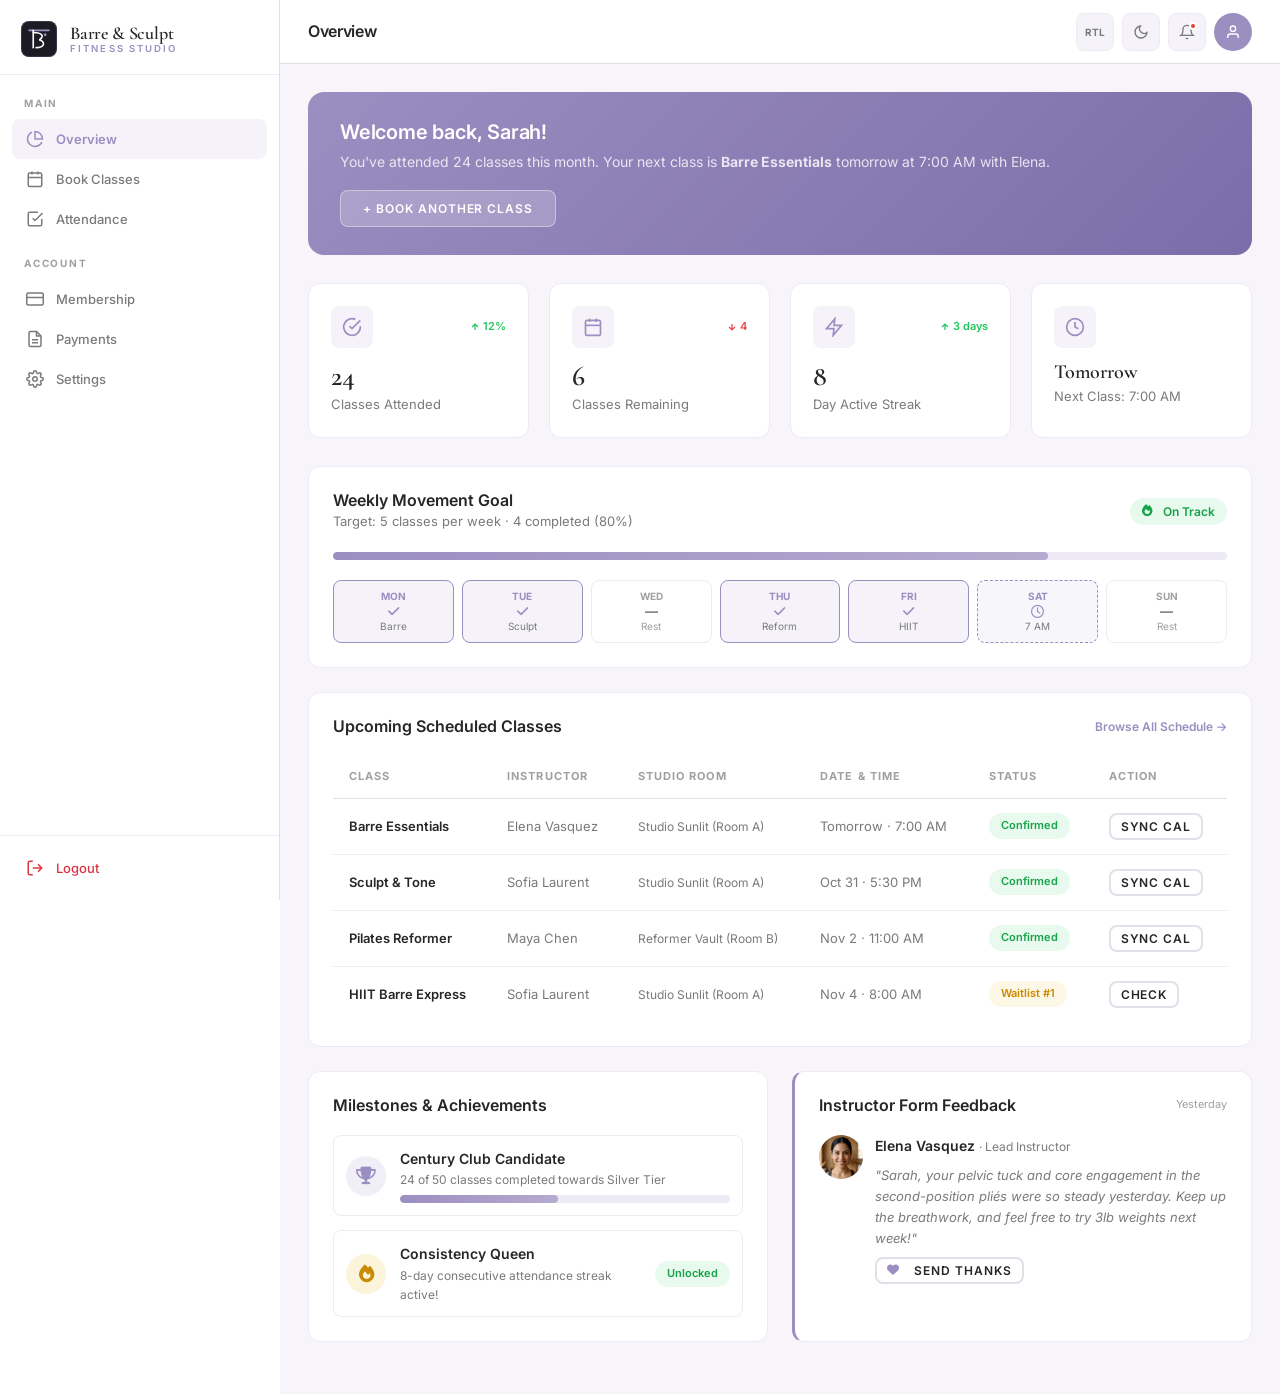
<file: dashboard/index.html>
<!DOCTYPE html>
<html lang="en" id="root-html">
<head>
    <meta charset="UTF-8">
    <meta name="viewport" content="width=device-width, initial-scale=1.0">
    <title>Member Dashboard — Barre & Sculpt Fitness Studio</title>
    <link rel="icon" type="image/svg+xml" href="../favicon.svg">
    <link rel="preconnect" href="https://fonts.googleapis.com">
    <link rel="preconnect" href="https://fonts.gstatic.com" crossorigin>
    <link href="https://fonts.googleapis.com/css2?family=Cormorant+Garamond:wght@400;500;600;700&family=Inter:wght@400;500;600;700&display=swap" rel="stylesheet">
    <link rel="stylesheet" href="https://cdnjs.cloudflare.com/ajax/libs/font-awesome/6.5.1/css/all.min.css">
    <link rel="stylesheet" href="../style.css">
    <script>(function(){try{if(localStorage.getItem('bs_theme')==='dark'){document.documentElement.classList.add('dark')}if(localStorage.getItem('bs_dir')==='rtl'){document.documentElement.setAttribute('dir','rtl')}}catch(e){}})();</script>
</head>
<body>
<div class="dash-layout">
    <!-- Sidebar Overlay -->
    <div class="dash-sidebar-overlay" id="dash-overlay" onclick="closeSidebar()"></div>

    <!-- Sidebar -->
    <aside class="dash-sidebar" id="dash-sidebar">
        <div class="dash-sidebar-header">
            <a href="../index.html" class="nav-logo" aria-label="Home">
                <div class="nav-logo-icon">
                    <svg width="36" height="36" viewBox="0 0 100 100" fill="none" xmlns="http://www.w3.org/2000/svg"><rect width="100" height="100" rx="22" fill="#1C1A22"/><rect x="1.5" y="1.5" width="97" height="97" rx="20.5" stroke="#9B8EC1" stroke-opacity="0.35" stroke-width="2"/><line x1="22" y1="26" x2="78" y2="26" stroke="#9B8EC1" stroke-width="4.5" stroke-linecap="round"/><circle cx="28" cy="26" r="2.2" fill="#9B8EC1"/><circle cx="72" cy="26" r="2.2" fill="#9B8EC1"/><path d="M34 26 V74" stroke="#FFFFFF" stroke-width="4.5" stroke-linecap="round"/><path d="M34 32 C58 32 66 42 52 52" stroke="#FFFFFF" stroke-width="4.5" stroke-linecap="round"/><path d="M52 52 C70 60 64 74 42 74" stroke="#FFFFFF" stroke-width="4.5" stroke-linecap="round"/><circle cx="67" cy="38" r="4" fill="#9B8EC1"/></svg>
                </div>
                <div class="nav-logo-text"><span class="brand-top">Barre & Sculpt</span><span class="brand-bottom">Fitness Studio</span></div>
            </a>
        </div>
        <nav class="dash-sidebar-nav">
            <div class="dash-nav-label">Main</div>
            <button class="dash-nav-item active" data-tab="overview">
                <svg width="18" height="18" viewBox="0 0 24 24" fill="none" stroke="currentColor" stroke-width="2"><path d="M21.21 15.89A10 10 0 1 1 8 2.83"/><path d="M22 12A10 10 0 0 0 12 2v10z"/></svg>
                Overview
            </button>
            <button class="dash-nav-item" data-tab="bookings">
                <svg width="18" height="18" viewBox="0 0 24 24" fill="none" stroke="currentColor" stroke-width="2"><rect x="3" y="4" width="18" height="18" rx="2" ry="2"/><line x1="16" y1="2" x2="16" y2="6"/><line x1="8" y1="2" x2="8" y2="6"/><line x1="3" y1="10" x2="21" y2="10"/></svg>
                Book Classes
            </button>
            <button class="dash-nav-item" data-tab="attendance">
                <svg width="18" height="18" viewBox="0 0 24 24" fill="none" stroke="currentColor" stroke-width="2"><path d="M9 11l3 3L22 4"/><path d="M21 12v7a2 2 0 0 1-2 2H5a2 2 0 0 1-2-2V5a2 2 0 0 1 2-2h11"/></svg>
                Attendance
            </button>
            <div class="dash-nav-label">Account</div>
            <button class="dash-nav-item" data-tab="membership">
                <svg width="18" height="18" viewBox="0 0 24 24" fill="none" stroke="currentColor" stroke-width="2"><rect x="1" y="4" width="22" height="16" rx="2" ry="2"/><line x1="1" y1="10" x2="23" y2="10"/></svg>
                Membership
            </button>
            <button class="dash-nav-item" data-tab="payments">
                <svg width="18" height="18" viewBox="0 0 24 24" fill="none" stroke="currentColor" stroke-width="2"><path d="M14 2H6a2 2 0 0 0-2 2v16a2 2 0 0 0 2 2h12a2 2 0 0 0 2-2V8z"/><polyline points="14 2 14 8 20 8"/><line x1="16" y1="13" x2="8" y2="13"/><line x1="16" y1="17" x2="8" y2="17"/></svg>
                Payments
            </button>
            <button class="dash-nav-item" data-tab="settings">
                <svg width="18" height="18" viewBox="0 0 24 24" fill="none" stroke="currentColor" stroke-width="2"><circle cx="12" cy="12" r="3"/><path d="M19.4 15a1.65 1.65 0 0 0 .33 1.82l.06.06a2 2 0 0 1 0 2.83 2 2 0 0 1-2.83 0l-.06-.06a1.65 1.65 0 0 0-1.82-.33 1.65 1.65 0 0 0-1 1.51V21a2 2 0 0 1-2 2 2 2 0 0 1-2-2v-.09A1.65 1.65 0 0 0 9 19.4a1.65 1.65 0 0 0-1.82.33l-.06.06a2 2 0 0 1-2.83 0 2 2 0 0 1 0-2.83l.06-.06a1.65 1.65 0 0 0 .33-1.82 1.65 1.65 0 0 0-1.51-1H3a2 2 0 0 1-2-2 2 2 0 0 1 2-2h.09A1.65 1.65 0 0 0 4.6 9a1.65 1.65 0 0 0-.33-1.82l-.06-.06a2 2 0 0 1 0-2.83 2 2 0 0 1 2.83 0l.06.06a1.65 1.65 0 0 0 1.82.33H9a1.65 1.65 0 0 0 1-1.51V3a2 2 0 0 1 2-2 2 2 0 0 1 2 2v.09a1.65 1.65 0 0 0 1 1.51 1.65 1.65 0 0 0 1.82-.33l.06-.06a2 2 0 0 1 2.83 0 2 2 0 0 1 0 2.83l-.06.06a1.65 1.65 0 0 0-.33 1.82V9a1.65 1.65 0 0 0 1.51 1H21a2 2 0 0 1 2 2 2 2 0 0 1-2 2h-.09a1.65 1.65 0 0 0-1.51 1z"/></svg>
                Settings
            </button>
        </nav>
        <div class="dash-sidebar-footer">
            <button class="dash-nav-item dash-logout-btn" id="logoutTriggerBtn">
                <svg width="18" height="18" viewBox="0 0 24 24" fill="none" stroke="currentColor" stroke-width="2"><path d="M9 21H5a2 2 0 0 1-2-2V5a2 2 0 0 1 2-2h4"/><polyline points="16 17 21 12 16 7"/><line x1="21" y1="12" x2="9" y2="12"/></svg>
                Logout
            </button>
        </div>
    </aside>

    <!-- Main -->
    <div class="dash-main">
        <!-- Header -->
        <header class="dash-header">
            <div class="dash-header-left">
                <button class="dash-mobile-toggle" onclick="toggleSidebar()" aria-label="Toggle sidebar">
                    <svg width="18" height="18" viewBox="0 0 24 24" fill="none" stroke="currentColor" stroke-width="2"><line x1="3" y1="6" x2="21" y2="6"/><line x1="3" y1="12" x2="21" y2="12"/><line x1="3" y1="18" x2="21" y2="18"/></svg>
                </button>
                <h1 class="dash-header-title" id="dashHeaderTitle"><span class="dash-title-prefix" style="display:none;">Dashboard </span>Overview</h1>
            </div>
            <div class="dash-header-right">
                <button class="nav-icon-btn" onclick="toggleDir()" title="Toggle RTL"><span class="dir-indicator">RTL</span></button>
                <button class="nav-icon-btn" onclick="toggleTheme()" title="Toggle theme"><span class="theme-icon"><svg xmlns="http://www.w3.org/2000/svg" width="16" height="16" fill="none" viewBox="0 0 24 24" stroke="currentColor" stroke-width="2"><path d="M21 12.79A9 9 0 1 1 11.21 3 7 7 0 0 0 21 12.79z"/></svg></span></button>
                <div style="position:relative;">
                    <button class="dash-notif-btn" id="notifBtn" aria-label="Notifications">
                        <svg width="16" height="16" viewBox="0 0 24 24" fill="none" stroke="currentColor" stroke-width="2"><path d="M18 8A6 6 0 0 0 6 8c0 7-3 9-3 9h18s-3-2-3-9"/><path d="M13.73 21a2 2 0 0 1-3.46 0"/></svg>
                        <span class="dash-notif-dot"></span>
                    </button>
                    <div class="dash-notif-dropdown" id="notifDropdown">
                        <div class="dash-notif-header"><h4>Notifications</h4><button style="background:none;border:none;color:var(--text-muted);cursor:pointer;font-size:0.75rem;" onclick="document.getElementById('notifDropdown').classList.remove('open')">Clear all</button></div>
                        <div class="dash-notif-list">
                            <div class="dash-notif-item"><h5>Class Confirmed</h5><p>Your Barre Essentials class on Oct 30 at 7:00 AM is confirmed.</p><div class="dash-notif-time">15 minutes ago</div></div>
                            <div class="dash-notif-item"><h5>Membership Renewal</h5><p>Your Unlimited membership renews on Nov 15, 2026.</p><div class="dash-notif-time">2 hours ago</div></div>
                            <div class="dash-notif-item"><h5>New Class Added</h5><p>HIIT Barre Express (30 min) is now available on Saturday mornings!</p><div class="dash-notif-time">Yesterday</div></div>
                            <div class="dash-notif-item"><h5>Achievement Unlocked</h5><p>You've completed 8 consecutive days of classes. Keep it up!</p><div class="dash-notif-time">2 days ago</div></div>
                        </div>
                    </div>
                </div>
                <button class="dash-profile-btn" onclick="document.querySelector('[data-tab=settings]').click()" title="Settings" aria-label="Settings">
                    <svg width="16" height="16" viewBox="0 0 24 24" fill="none" stroke="currentColor" stroke-width="2"><path d="M20 21v-2a4 4 0 0 0-4-4H8a4 4 0 0 0-4 4v2"/><circle cx="12" cy="7" r="4"/></svg>
                </button>
            </div>
        </header>

        <!-- Body -->
        <div class="dash-body">

            <!-- ══ OVERVIEW ══ -->
            <div class="dash-tab-content active" id="tab-overview">
                <!-- Welcome Banner -->
                <div class="dash-welcome">
                    <div style="display: flex; justify-content: space-between; align-items: center; flex-wrap: wrap; gap: 16px;">
                        <div>
                            <h2>Welcome back, Sarah!</h2>
                            <p>You've attended 24 classes this month. Your next class is <strong>Barre Essentials</strong> tomorrow at 7:00 AM with Elena.</p>
                        </div>
                        <button class="btn btn-sm" onclick="document.querySelector('[data-tab=bookings]').click()" style="background: rgba(255,255,255,0.2); color: #fff; border: 1px solid rgba(255,255,255,0.4); backdrop-filter: blur(8px);">+ Book Another Class</button>
                    </div>
                </div>

                <!-- 4 Metrics Cards -->
                <div class="dash-metrics">
                    <div class="dash-metric-card">
                        <div class="dash-metric-header">
                            <div class="dash-metric-icon"><svg width="20" height="20" viewBox="0 0 24 24" fill="none" stroke="currentColor" stroke-width="2"><path d="M22 11.08V12a10 10 0 1 1-5.93-9.14"/><polyline points="22 4 12 14.01 9 11.01"/></svg></div>
                            <span class="dash-metric-change up"><svg width="10" height="10" viewBox="0 0 24 24" fill="none" stroke="currentColor" stroke-width="3"><path d="M12 19V5M5 12l7-7 7 7"/></svg> 12%</span>
                        </div>
                        <div class="dash-metric-value">24</div>
                        <div class="dash-metric-label">Classes Attended</div>
                    </div>
                    <div class="dash-metric-card">
                        <div class="dash-metric-header">
                            <div class="dash-metric-icon"><svg width="20" height="20" viewBox="0 0 24 24" fill="none" stroke="currentColor" stroke-width="2"><rect x="3" y="4" width="18" height="18" rx="2" ry="2"/><line x1="16" y1="2" x2="16" y2="6"/><line x1="8" y1="2" x2="8" y2="6"/><line x1="3" y1="10" x2="21" y2="10"/></svg></div>
                            <span class="dash-metric-change down"><svg width="10" height="10" viewBox="0 0 24 24" fill="none" stroke="currentColor" stroke-width="3"><path d="M12 5v14M5 12l7 7 7-7"/></svg> 4</span>
                        </div>
                        <div class="dash-metric-value">6</div>
                        <div class="dash-metric-label">Classes Remaining</div>
                    </div>
                    <div class="dash-metric-card">
                        <div class="dash-metric-header">
                            <div class="dash-metric-icon"><svg width="20" height="20" viewBox="0 0 24 24" fill="none" stroke="currentColor" stroke-width="2"><path d="M13 2L3 14h9l-1 8 10-12h-9l1-8z"/></svg></div>
                            <span class="dash-metric-change up"><svg width="10" height="10" viewBox="0 0 24 24" fill="none" stroke="currentColor" stroke-width="3"><path d="M12 19V5M5 12l7-7 7 7"/></svg> 3 days</span>
                        </div>
                        <div class="dash-metric-value">8</div>
                        <div class="dash-metric-label">Day Active Streak</div>
                    </div>
                    <div class="dash-metric-card">
                        <div class="dash-metric-header">
                            <div class="dash-metric-icon"><svg width="20" height="20" viewBox="0 0 24 24" fill="none" stroke="currentColor" stroke-width="2"><circle cx="12" cy="12" r="10"/><polyline points="12 6 12 12 16 14"/></svg></div>
                        </div>
                        <div class="dash-metric-value" style="font-size:1.25rem;">Tomorrow</div>
                        <div class="dash-metric-label">Next Class: 7:00 AM</div>
                    </div>
                </div>

                <!-- Weekly Movement Goal Tracker -->
                <div class="dash-card">
                    <div class="dash-card-header">
                        <div>
                            <h3>Weekly Movement Goal</h3>
                            <p style="font-size:0.8125rem;color:var(--text-muted);margin:0;">Target: 5 classes per week · 4 completed (80%)</p>
                        </div>
                        <span class="dash-status confirmed" style="font-size:0.75rem;"><i class="fa-solid fa-fire" style="margin-right:4px;"></i>On Track</span>
                    </div>
                    <div class="dash-progress-track" style="margin-bottom: 20px;">
                        <div class="dash-progress-fill" style="width: 80%;"></div>
                    </div>
                    <div class="dash-weekly-goal-grid">
                        <div class="dash-goal-day active">
                            <div class="dash-goal-day-name">Mon</div>
                            <div class="dash-goal-day-icon"><i class="fa-solid fa-check"></i></div>
                            <div class="dash-goal-day-label">Barre</div>
                        </div>
                        <div class="dash-goal-day active">
                            <div class="dash-goal-day-name">Tue</div>
                            <div class="dash-goal-day-icon"><i class="fa-solid fa-check"></i></div>
                            <div class="dash-goal-day-label">Sculpt</div>
                        </div>
                        <div class="dash-goal-day rest">
                            <div class="dash-goal-day-name">Wed</div>
                            <div class="dash-goal-day-icon">—</div>
                            <div class="dash-goal-day-label">Rest</div>
                        </div>
                        <div class="dash-goal-day active">
                            <div class="dash-goal-day-name">Thu</div>
                            <div class="dash-goal-day-icon"><i class="fa-solid fa-check"></i></div>
                            <div class="dash-goal-day-label">Reform</div>
                        </div>
                        <div class="dash-goal-day active">
                            <div class="dash-goal-day-name">Fri</div>
                            <div class="dash-goal-day-icon"><i class="fa-solid fa-check"></i></div>
                            <div class="dash-goal-day-label">HIIT</div>
                        </div>
                        <div class="dash-goal-day upcoming">
                            <div class="dash-goal-day-name">Sat</div>
                            <div class="dash-goal-day-icon"><i class="fa-regular fa-clock"></i></div>
                            <div class="dash-goal-day-label">7 AM</div>
                        </div>
                        <div class="dash-goal-day rest">
                            <div class="dash-goal-day-name">Sun</div>
                            <div class="dash-goal-day-icon">—</div>
                            <div class="dash-goal-day-label">Rest</div>
                        </div>
                    </div>
                </div>

                <!-- Upcoming Scheduled Classes -->
                <div class="dash-card">
                    <div class="dash-card-header">
                        <h3>Upcoming Scheduled Classes</h3>
                        <a href="#" onclick="document.querySelector('[data-tab=bookings]').click();return false;" style="font-size:0.75rem;color:var(--primary);font-weight:600;">Browse All Schedule →</a>
                    </div>
                    <div class="dash-table-wrap dash-desktop-table">
                        <table class="dash-table">
                            <thead><tr><th>Class</th><th>Instructor</th><th>Studio Room</th><th>Date & Time</th><th>Status</th><th>Action</th></tr></thead>
                            <tbody>
                                <tr>
                                    <td style="font-weight:600;color:var(--text);">Barre Essentials</td>
                                    <td>Elena Vasquez</td>
                                    <td><span style="font-size:0.75rem;color:var(--text-muted);">Studio Sunlit (Room A)</span></td>
                                    <td>Tomorrow · 7:00 AM</td>
                                    <td><span class="dash-status confirmed">Confirmed</span></td>
                                    <td><button class="btn btn-secondary btn-sm" onclick="showDashToast('Class reminder synced with calendar!')" style="font-size:0.75rem;padding:4px 10px;">Sync Cal</button></td>
                                </tr>
                                <tr>
                                    <td style="font-weight:600;color:var(--text);">Sculpt & Tone</td>
                                    <td>Sofia Laurent</td>
                                    <td><span style="font-size:0.75rem;color:var(--text-muted);">Studio Sunlit (Room A)</span></td>
                                    <td>Oct 31 · 5:30 PM</td>
                                    <td><span class="dash-status confirmed">Confirmed</span></td>
                                    <td><button class="btn btn-secondary btn-sm" onclick="showDashToast('Class reminder synced with calendar!')" style="font-size:0.75rem;padding:4px 10px;">Sync Cal</button></td>
                                </tr>
                                <tr>
                                    <td style="font-weight:600;color:var(--text);">Pilates Reformer</td>
                                    <td>Maya Chen</td>
                                    <td><span style="font-size:0.75rem;color:var(--text-muted);">Reformer Vault (Room B)</span></td>
                                    <td>Nov 2 · 11:00 AM</td>
                                    <td><span class="dash-status confirmed">Confirmed</span></td>
                                    <td><button class="btn btn-secondary btn-sm" onclick="showDashToast('Class reminder synced with calendar!')" style="font-size:0.75rem;padding:4px 10px;">Sync Cal</button></td>
                                </tr>
                                <tr>
                                    <td style="font-weight:600;color:var(--text);">HIIT Barre Express</td>
                                    <td>Sofia Laurent</td>
                                    <td><span style="font-size:0.75rem;color:var(--text-muted);">Studio Sunlit (Room A)</span></td>
                                    <td>Nov 4 · 8:00 AM</td>
                                    <td><span class="dash-status pending">Waitlist #1</span></td>
                                    <td><button class="btn btn-secondary btn-sm" onclick="showDashToast('Waitlist position refreshed!')" style="font-size:0.75rem;padding:4px 10px;">Check</button></td>
                                </tr>
                            </tbody>
                        </table>
                    </div>

                    <!-- Mobile Class Cards List (< 769px, Zero Sidescroll) -->
                    <div class="dash-mobile-classes-list">
                        <!-- Card 1 -->
                        <div class="dash-mobile-upcoming-card">
                            <div class="dash-mobile-upcoming-top">
                                <div>
                                    <div class="dash-mobile-upcoming-title">Barre Essentials</div>
                                    <div class="dash-mobile-upcoming-sub">Elena Vasquez · Studio Sunlit (Room A)</div>
                                </div>
                                <span class="dash-status confirmed">Confirmed</span>
                            </div>
                            <div class="dash-mobile-upcoming-bottom">
                                <div class="dash-mobile-upcoming-time">
                                    <i class="fa-regular fa-calendar-days"></i>
                                    <span>Tomorrow · 7:00 AM</span>
                                </div>
                                <button class="btn btn-secondary btn-sm" onclick="showDashToast('Class reminder synced with calendar!')">Sync Cal</button>
                            </div>
                        </div>

                        <!-- Card 2 -->
                        <div class="dash-mobile-upcoming-card">
                            <div class="dash-mobile-upcoming-top">
                                <div>
                                    <div class="dash-mobile-upcoming-title">Sculpt &amp; Tone</div>
                                    <div class="dash-mobile-upcoming-sub">Sofia Laurent · Studio Sunlit (Room A)</div>
                                </div>
                                <span class="dash-status confirmed">Confirmed</span>
                            </div>
                            <div class="dash-mobile-upcoming-bottom">
                                <div class="dash-mobile-upcoming-time">
                                    <i class="fa-regular fa-calendar-days"></i>
                                    <span>Oct 31 · 5:30 PM</span>
                                </div>
                                <button class="btn btn-secondary btn-sm" onclick="showDashToast('Class reminder synced with calendar!')">Sync Cal</button>
                            </div>
                        </div>

                        <!-- Card 3 -->
                        <div class="dash-mobile-upcoming-card">
                            <div class="dash-mobile-upcoming-top">
                                <div>
                                    <div class="dash-mobile-upcoming-title">Pilates Reformer</div>
                                    <div class="dash-mobile-upcoming-sub">Maya Chen · Reformer Vault (Room B)</div>
                                </div>
                                <span class="dash-status confirmed">Confirmed</span>
                            </div>
                            <div class="dash-mobile-upcoming-bottom">
                                <div class="dash-mobile-upcoming-time">
                                    <i class="fa-regular fa-calendar-days"></i>
                                    <span>Nov 2 · 11:00 AM</span>
                                </div>
                                <button class="btn btn-secondary btn-sm" onclick="showDashToast('Class reminder synced with calendar!')">Sync Cal</button>
                            </div>
                        </div>

                        <!-- Card 4 -->
                        <div class="dash-mobile-upcoming-card">
                            <div class="dash-mobile-upcoming-top">
                                <div>
                                    <div class="dash-mobile-upcoming-title">HIIT Barre Express</div>
                                    <div class="dash-mobile-upcoming-sub">Sofia Laurent · Studio Sunlit (Room A)</div>
                                </div>
                                <span class="dash-status pending">Waitlist #1</span>
                            </div>
                            <div class="dash-mobile-upcoming-bottom">
                                <div class="dash-mobile-upcoming-time">
                                    <i class="fa-regular fa-calendar-days"></i>
                                    <span>Nov 4 · 8:00 AM</span>
                                </div>
                                <button class="btn btn-secondary btn-sm" onclick="showDashToast('Waitlist position refreshed!')">Check</button>
                            </div>
                        </div>
                    </div>
                </div>

                <!-- Studio Milestones & Instructor Feedback Grid -->
                <div style="display: grid; grid-template-columns: repeat(auto-fit, minmax(260px, 1fr)); gap: 24px; margin-bottom: 24px;">
                    <!-- Milestones -->
                    <div class="dash-card" style="margin-bottom:0;">
                        <div class="dash-card-header"><h3>Milestones & Achievements</h3></div>
                        <div style="display: flex; flex-direction: column; gap: 14px;">
                            <div style="display: flex; align-items: center; gap: 14px; padding: 12px; border-radius: var(--radius-sm); background: var(--bg); border: 1px solid var(--border-light);">
                                <div style="width:40px;height:40px;border-radius:50%;background:rgba(155,142,193,0.15);color:var(--primary);display:flex;align-items:center;justify-content:center;font-size:1.1rem;"><i class="fa-solid fa-trophy"></i></div>
                                <div style="flex:1;">
                                    <div style="font-weight:600;font-size:0.875rem;">Century Club Candidate</div>
                                    <div style="font-size:0.75rem;color:var(--text-muted);">24 of 50 classes completed towards Silver Tier</div>
                                    <div class="dash-progress-track" style="margin-top:6px;"><div class="dash-progress-fill" style="width:48%;"></div></div>
                                </div>
                            </div>
                            <div style="display: flex; align-items: center; gap: 14px; padding: 12px; border-radius: var(--radius-sm); background: var(--bg); border: 1px solid var(--border-light);">
                                <div style="width:40px;height:40px;border-radius:50%;background:rgba(234,179,8,0.15);color:#ca8a04;display:flex;align-items:center;justify-content:center;font-size:1.1rem;"><i class="fa-solid fa-fire"></i></div>
                                <div style="flex:1;">
                                    <div style="font-weight:600;font-size:0.875rem;">Consistency Queen</div>
                                    <div style="font-size:0.75rem;color:var(--text-muted);">8-day consecutive attendance streak active!</div>
                                </div>
                                <span class="dash-status active" style="font-size:0.6875rem;">Unlocked</span>
                            </div>
                        </div>
                    </div>

                    <!-- Instructor Feedback -->
                    <div class="dash-card" style="margin-bottom:0;border-left:3px solid var(--primary);">
                        <div class="dash-card-header">
                            <h3>Instructor Form Feedback</h3>
                            <span style="font-size:0.6875rem;color:var(--text-light);">Yesterday</span>
                        </div>
                        <div style="display:flex;gap:12px;align-items:flex-start;">
                            <img src="../assets/images/instructor-elena-avatar.jpg" alt="Elena" style="width:44px;height:44px;border-radius:50%;object-fit:cover;flex-shrink:0;">
                            <div>
                                <div style="font-weight:600;font-size:0.875rem;">Elena Vasquez <span style="font-weight:400;color:var(--text-muted);font-size:0.75rem;">· Lead Instructor</span></div>
                                <p style="font-size:0.8125rem;line-height:1.6;margin:8px 0;font-style:italic;">"Sarah, your pelvic tuck and core engagement in the second-position pliés were so steady yesterday. Keep up the breathwork, and feel free to try 3lb weights next week!"</p>
                                <button class="btn btn-secondary btn-sm" onclick="showDashToast('Thank you note sent to Elena!')" style="font-size:0.75rem;padding:4px 10px;"><i class="fa-solid fa-heart" style="margin-right:6px;color:var(--primary);"></i>Send Thanks</button>
                            </div>
                        </div>
                    </div>
                </div>
            </div>

            <!-- ══ BOOK CLASSES ══ -->
            <div class="dash-tab-content" id="tab-bookings">
                <div class="dash-card">
                    <div class="dash-card-header" style="flex-wrap: wrap; gap: 16px;">
                        <div>
                            <h3>Book a Studio Session</h3>
                            <p style="font-size:0.8125rem;color:var(--text-muted);margin:0;">Reserve your spot up to 14 days in advance with your Unlimited membership.</p>
                        </div>
                        <div style="display:flex;gap:8px;flex-wrap:wrap;">
                            <input type="date" value="2026-10-31" class="form-input" style="padding:8px 12px;font-size:0.8125rem;width:auto;">
                            <input type="text" placeholder="Search instructor or class..." class="form-input" oninput="showDashToast('Searching schedule...')" style="padding:8px 12px;font-size:0.8125rem;width:220px;">
                        </div>
                    </div>

                    <!-- Filter Pills -->
                    <div class="dash-filter-group" style="margin-bottom: 24px; padding-bottom: 16px; border-bottom: 1px solid var(--border-light);">
                        <button class="dash-filter-pill active" onclick="filterDashClasses('all', this)">All Classes (9)</button>
                        <button class="dash-filter-pill" onclick="filterDashClasses('barre', this)">Barre (3)</button>
                        <button class="dash-filter-pill" onclick="filterDashClasses('sculpt', this)">Sculpt & Tone (2)</button>
                        <button class="dash-filter-pill" onclick="filterDashClasses('pilates', this)">Pilates Reformer (2)</button>
                        <button class="dash-filter-pill" onclick="filterDashClasses('hiit', this)">HIIT Barre (2)</button>
                    </div>

                    <!-- Classes Grid (9 Interactive Cards) -->
                    <div class="dash-classes-grid">
                        <!-- Card 1 -->
                        <div class="dash-class-card" data-category="barre" style="border:1px solid var(--border-light);border-radius:var(--radius);padding:22px;background:var(--bg-card);display:flex;flex-direction:column;transition:all 0.3s;">
                            <div style="display:flex;justify-content:space-between;align-items:flex-start;margin-bottom:12px;">
                                <div>
                                    <span style="font-size:0.625rem;font-weight:700;letter-spacing:0.12em;text-transform:uppercase;color:var(--primary);">Signature</span>
                                    <div style="font-weight:600;font-size:1.0625rem;margin-top:2px;">Barre Essentials</div>
                                    <div style="font-size:0.8125rem;color:var(--text-muted);display:flex;align-items:center;gap:6px;margin-top:2px;">
                                        <span>Elena Vasquez</span> · <span>Studio Sunlit</span>
                                    </div>
                                </div>
                                <span style="padding:4px 10px;font-size:0.6875rem;font-weight:700;background:rgba(34,197,94,0.1);color:#16a34a;border-radius:var(--radius-full);">8 spots</span>
                            </div>
                            <div style="font-size:0.8125rem;color:var(--text-muted);margin:10px 0 16px;display:flex;align-items:center;justify-content:space-between;border-top:1px solid var(--border-light);padding-top:10px;">
                                <span><i class="fa-regular fa-calendar-days" style="margin-right:5px;opacity:0.85;"></i>Oct 31 · 7:00 AM</span>
                                <span><i class="fa-regular fa-clock" style="margin-right:5px;opacity:0.85;"></i>50 min · ~380 kcal</span>
                            </div>
                            <button class="btn btn-primary btn-sm" style="width:100%;margin-top:auto;" onclick="showDashToast('Booked: Barre Essentials on Oct 31 at 7:00 AM!')">Reserve Spot</button>
                        </div>

                        <!-- Card 2 -->
                        <div class="dash-class-card" data-category="sculpt" style="border:1px solid var(--border-light);border-radius:var(--radius);padding:22px;background:var(--bg-card);display:flex;flex-direction:column;transition:all 0.3s;">
                            <div style="display:flex;justify-content:space-between;align-items:flex-start;margin-bottom:12px;">
                                <div>
                                    <span style="font-size:0.625rem;font-weight:700;letter-spacing:0.12em;text-transform:uppercase;color:var(--primary);">Strength</span>
                                    <div style="font-weight:600;font-size:1.0625rem;margin-top:2px;">Sculpt & Tone</div>
                                    <div style="font-size:0.8125rem;color:var(--text-muted);display:flex;align-items:center;gap:6px;margin-top:2px;">
                                        <span>Sofia Laurent</span> · <span>Studio Sunlit</span>
                                    </div>
                                </div>
                                <span style="padding:4px 10px;font-size:0.6875rem;font-weight:700;background:rgba(234,179,8,0.12);color:#ca8a04;border-radius:var(--radius-full);">3 spots left</span>
                            </div>
                            <div style="font-size:0.8125rem;color:var(--text-muted);margin:10px 0 16px;display:flex;align-items:center;justify-content:space-between;border-top:1px solid var(--border-light);padding-top:10px;">
                                <span><i class="fa-regular fa-calendar-days" style="margin-right:5px;opacity:0.85;"></i>Oct 31 · 5:30 PM</span>
                                <span><i class="fa-regular fa-clock" style="margin-right:5px;opacity:0.85;"></i>55 min · ~450 kcal</span>
                            </div>
                            <button class="btn btn-primary btn-sm" style="width:100%;margin-top:auto;" onclick="showDashToast('Booked: Sculpt & Tone on Oct 31 at 5:30 PM!')">Reserve Spot</button>
                        </div>

                        <!-- Card 3 -->
                        <div class="dash-class-card" data-category="pilates" style="border:1px solid var(--border-light);border-radius:var(--radius);padding:22px;background:var(--bg-card);display:flex;flex-direction:column;transition:all 0.3s;">
                            <div style="display:flex;justify-content:space-between;align-items:flex-start;margin-bottom:12px;">
                                <div>
                                    <span style="font-size:0.625rem;font-weight:700;letter-spacing:0.12em;text-transform:uppercase;color:var(--primary);">Reformer</span>
                                    <div style="font-weight:600;font-size:1.0625rem;margin-top:2px;">Pilates Reformer Core</div>
                                    <div style="font-size:0.8125rem;color:var(--text-muted);display:flex;align-items:center;gap:6px;margin-top:2px;">
                                        <span>Maya Chen</span> · <span>Reformer Vault</span>
                                    </div>
                                </div>
                                <span style="padding:4px 10px;font-size:0.6875rem;font-weight:700;background:rgba(34,197,94,0.1);color:#16a34a;border-radius:var(--radius-full);">5 spots</span>
                            </div>
                            <div style="font-size:0.8125rem;color:var(--text-muted);margin:10px 0 16px;display:flex;align-items:center;justify-content:space-between;border-top:1px solid var(--border-light);padding-top:10px;">
                                <span><i class="fa-regular fa-calendar-days" style="margin-right:5px;opacity:0.85;"></i>Nov 1 · 11:00 AM</span>
                                <span><i class="fa-regular fa-clock" style="margin-right:5px;opacity:0.85;"></i>55 min · ~360 kcal</span>
                            </div>
                            <button class="btn btn-primary btn-sm" style="width:100%;margin-top:auto;" onclick="showDashToast('Booked: Pilates Reformer Core on Nov 1 at 11:00 AM!')">Reserve Spot</button>
                        </div>

                        <!-- Card 4 -->
                        <div class="dash-class-card" data-category="barre" style="border:1px solid var(--border-light);border-radius:var(--radius);padding:22px;background:var(--bg-card);display:flex;flex-direction:column;transition:all 0.3s;">
                            <div style="display:flex;justify-content:space-between;align-items:flex-start;margin-bottom:12px;">
                                <div>
                                    <span style="font-size:0.625rem;font-weight:700;letter-spacing:0.12em;text-transform:uppercase;color:var(--primary);">Restorative</span>
                                    <div style="font-weight:600;font-size:1.0625rem;margin-top:2px;">Candlelight Barre Flow</div>
                                    <div style="font-size:0.8125rem;color:var(--text-muted);display:flex;align-items:center;gap:6px;margin-top:2px;">
                                        <span>James Rivera</span> · <span>Studio Sunlit</span>
                                    </div>
                                </div>
                                <span style="padding:4px 10px;font-size:0.6875rem;font-weight:700;background:rgba(34,197,94,0.1);color:#16a34a;border-radius:var(--radius-full);">6 spots</span>
                            </div>
                            <div style="font-size:0.8125rem;color:var(--text-muted);margin:10px 0 16px;display:flex;align-items:center;justify-content:space-between;border-top:1px solid var(--border-light);padding-top:10px;">
                                <span><i class="fa-regular fa-calendar-days" style="margin-right:5px;opacity:0.85;"></i>Nov 1 · 6:30 PM</span>
                                <span><i class="fa-regular fa-clock" style="margin-right:5px;opacity:0.85;"></i>50 min · ~310 kcal</span>
                            </div>
                            <button class="btn btn-primary btn-sm" style="width:100%;margin-top:auto;" onclick="showDashToast('Booked: Candlelight Barre Flow on Nov 1 at 6:30 PM!')">Reserve Spot</button>
                        </div>

                        <!-- Card 5 -->
                        <div class="dash-class-card" data-category="hiit" style="border:1px solid var(--border-light);border-radius:var(--radius);padding:22px;background:var(--bg-card);display:flex;flex-direction:column;transition:all 0.3s;">
                            <div style="display:flex;justify-content:space-between;align-items:flex-start;margin-bottom:12px;">
                                <div>
                                    <span style="font-size:0.625rem;font-weight:700;letter-spacing:0.12em;text-transform:uppercase;color:var(--primary);">High Intensity</span>
                                    <div style="font-weight:600;font-size:1.0625rem;margin-top:2px;">HIIT Barre Cardio</div>
                                    <div style="font-size:0.8125rem;color:var(--text-muted);display:flex;align-items:center;gap:6px;margin-top:2px;">
                                        <span>Sofia Laurent</span> · <span>Studio Sunlit</span>
                                    </div>
                                </div>
                                <span style="padding:4px 10px;font-size:0.6875rem;font-weight:700;background:rgba(239,68,68,0.12);color:#dc2626;border-radius:var(--radius-full);">1 spot left</span>
                            </div>
                            <div style="font-size:0.8125rem;color:var(--text-muted);margin:10px 0 16px;display:flex;align-items:center;justify-content:space-between;border-top:1px solid var(--border-light);padding-top:10px;">
                                <span><i class="fa-regular fa-calendar-days" style="margin-right:5px;opacity:0.85;"></i>Nov 2 · 8:00 AM</span>
                                <span><i class="fa-regular fa-clock" style="margin-right:5px;opacity:0.85;"></i>50 min · ~510 kcal</span>
                            </div>
                            <button class="btn btn-primary btn-sm" style="width:100%;margin-top:auto;" onclick="showDashToast('Booked: HIIT Barre Cardio on Nov 2 at 8:00 AM!')">Reserve Spot</button>
                        </div>

                        <!-- Card 6 -->
                        <div class="dash-class-card" data-category="barre" style="border:1px solid var(--border-light);border-radius:var(--radius);padding:22px;background:var(--bg-card);display:flex;flex-direction:column;transition:all 0.3s;">
                            <div style="display:flex;justify-content:space-between;align-items:flex-start;margin-bottom:12px;">
                                <div>
                                    <span style="font-size:0.625rem;font-weight:700;letter-spacing:0.12em;text-transform:uppercase;color:var(--primary);">Core & Alignment</span>
                                    <div style="font-weight:600;font-size:1.0625rem;margin-top:2px;">Barre Core &amp; Align</div>
                                    <div style="font-size:0.8125rem;color:var(--text-muted);display:flex;align-items:center;gap:6px;margin-top:2px;">
                                        <span>Elena Vasquez</span> · <span>Studio Sunlit</span>
                                    </div>
                                </div>
                                <span style="padding:4px 10px;font-size:0.6875rem;font-weight:700;background:rgba(34,197,94,0.1);color:#16a34a;border-radius:var(--radius-full);">7 spots</span>
                            </div>
                            <div style="font-size:0.8125rem;color:var(--text-muted);margin:10px 0 16px;display:flex;align-items:center;justify-content:space-between;border-top:1px solid var(--border-light);padding-top:10px;">
                                <span><i class="fa-regular fa-calendar-days" style="margin-right:5px;opacity:0.85;"></i>Nov 2 · 11:00 AM</span>
                                <span><i class="fa-regular fa-clock" style="margin-right:5px;opacity:0.85;"></i>45 min · ~290 kcal</span>
                            </div>
                            <button class="btn btn-primary btn-sm" style="width:100%;margin-top:auto;" onclick="showDashToast('Booked: Barre Core &amp; Align on Nov 2 at 11:00 AM!')">Reserve Spot</button>
                        </div>

                        <!-- Card 7 -->
                        <div class="dash-class-card" data-category="sculpt" style="border:1px solid var(--border-light);border-radius:var(--radius);padding:22px;background:var(--bg-card);display:flex;flex-direction:column;transition:all 0.3s;">
                            <div style="display:flex;justify-content:space-between;align-items:flex-start;margin-bottom:12px;">
                                <div>
                                    <span style="font-size:0.625rem;font-weight:700;letter-spacing:0.12em;text-transform:uppercase;color:var(--primary);">Strength & Band</span>
                                    <div style="font-weight:600;font-size:1.0625rem;margin-top:2px;">Total Sculpt Intensity</div>
                                    <div style="font-size:0.8125rem;color:var(--text-muted);display:flex;align-items:center;gap:6px;margin-top:2px;">
                                        <span>Chloe Bennett</span> · <span>Studio Sunlit</span>
                                    </div>
                                </div>
                                <span style="padding:4px 10px;font-size:0.6875rem;font-weight:700;background:rgba(34,197,94,0.1);color:#16a34a;border-radius:var(--radius-full);">4 spots</span>
                            </div>
                            <div style="font-size:0.8125rem;color:var(--text-muted);margin:10px 0 16px;display:flex;align-items:center;justify-content:space-between;border-top:1px solid var(--border-light);padding-top:10px;">
                                <span><i class="fa-regular fa-calendar-days" style="margin-right:5px;opacity:0.85;"></i>Nov 3 · 6:00 PM</span>
                                <span><i class="fa-regular fa-clock" style="margin-right:5px;opacity:0.85;"></i>55 min · ~440 kcal</span>
                            </div>
                            <button class="btn btn-primary btn-sm" style="width:100%;margin-top:auto;" onclick="showDashToast('Booked: Total Sculpt Intensity on Nov 3 at 6:00 PM!')">Reserve Spot</button>
                        </div>

                        <!-- Card 8 -->
                        <div class="dash-class-card" data-category="pilates" style="border:1px solid var(--border-light);border-radius:var(--radius);padding:22px;background:var(--bg-card);display:flex;flex-direction:column;transition:all 0.3s;">
                            <div style="display:flex;justify-content:space-between;align-items:flex-start;margin-bottom:12px;gap:8px;">
                                <div style="flex:1;min-width:0;">
                                    <span style="font-size:0.625rem;font-weight:700;letter-spacing:0.12em;text-transform:uppercase;color:var(--primary);">Reformer Jumpboard</span>
                                    <div style="font-weight:600;font-size:1.0625rem;margin-top:2px;">Power Reformer Flow</div>
                                    <div style="font-size:0.8125rem;color:var(--text-muted);display:flex;flex-wrap:wrap;align-items:center;gap:4px 6px;margin-top:2px;">
                                        <span style="white-space:nowrap;">Maya Chen</span> <span style="opacity:0.6;">·</span> <span style="white-space:nowrap;">Reformer Vault</span>
                                    </div>
                                </div>
                                <span style="padding:4px 10px;font-size:0.6875rem;font-weight:700;background:rgba(239,68,68,0.12);color:#dc2626;border-radius:var(--radius-full);white-space:nowrap;flex-shrink:0;">Waitlist Only</span>
                            </div>
                            <div style="font-size:0.8125rem;color:var(--text-muted);margin:10px 0 16px;display:flex;align-items:center;justify-content:space-between;border-top:1px solid var(--border-light);padding-top:10px;">
                                <span><i class="fa-regular fa-calendar-days" style="margin-right:5px;opacity:0.85;"></i>Nov 4 · 9:00 AM</span>
                                <span><i class="fa-regular fa-clock" style="margin-right:5px;opacity:0.85;"></i>50 min · ~410 kcal</span>
                            </div>
                            <button class="btn btn-secondary btn-sm" style="width:100%;margin-top:auto;" onclick="showDashToast('Added to Waitlist #2 for Power Reformer Flow!')">Join Waitlist</button>
                        </div>

                        <!-- Card 9 -->
                        <div class="dash-class-card" data-category="hiit" style="border:1px solid var(--border-light);border-radius:var(--radius);padding:22px;background:var(--bg-card);display:flex;flex-direction:column;transition:all 0.3s;">
                            <div style="display:flex;justify-content:space-between;align-items:flex-start;margin-bottom:12px;">
                                <div>
                                    <span style="font-size:0.625rem;font-weight:700;letter-spacing:0.12em;text-transform:uppercase;color:var(--primary);">Cardio Sculpt</span>
                                    <div style="font-weight:600;font-size:1.0625rem;margin-top:2px;">HIIT Barre Athletic Burn</div>
                                    <div style="font-size:0.8125rem;color:var(--text-muted);display:flex;align-items:center;gap:6px;margin-top:2px;">
                                        <span>Sofia Laurent</span> · <span>Studio Sunlit</span>
                                    </div>
                                </div>
                                <span style="padding:4px 10px;font-size:0.6875rem;font-weight:700;background:rgba(34,197,94,0.1);color:#16a34a;border-radius:var(--radius-full);">5 spots</span>
                            </div>
                            <div style="font-size:0.8125rem;color:var(--text-muted);margin:10px 0 16px;display:flex;align-items:center;justify-content:space-between;border-top:1px solid var(--border-light);padding-top:10px;">
                                <span><i class="fa-regular fa-calendar-days" style="margin-right:5px;opacity:0.85;"></i>Nov 4 · 5:30 PM</span>
                                <span><i class="fa-regular fa-clock" style="margin-right:5px;opacity:0.85;"></i>50 min · ~530 kcal</span>
                            </div>
                            <button class="btn btn-primary btn-sm" style="width:100%;margin-top:auto;" onclick="showDashToast('Booked: HIIT Barre Athletic Burn on Nov 4 at 5:30 PM!')">Reserve Spot</button>
                        </div>
                    </div>
                </div>
            </div>

            <!-- ══ ATTENDANCE ══ -->
            <div class="dash-tab-content" id="tab-attendance">
                <!-- KPI Summary Cards -->
                <div class="attendance-kpi-grid">
                    <div class="dash-card" style="margin-bottom: 0; padding: 20px;">
                        <div style="font-size:0.6875rem;color:var(--text-light);text-transform:uppercase;letter-spacing:0.1em;font-weight:700;">October Classes</div>
                        <div class="dash-kpi-val" style="font-size:1.75rem;font-weight:700;color:var(--text);margin:6px 0 2px;">24 Classes</div>
                        <div style="font-size:0.75rem;color:#16a34a;font-weight:600;">↑ 4 more than Sept</div>
                    </div>
                    <div class="dash-card" style="margin-bottom: 0; padding: 20px;">
                        <div style="font-size:0.6875rem;color:var(--text-light);text-transform:uppercase;letter-spacing:0.1em;font-weight:700;">Studio Time</div>
                        <div class="dash-kpi-val" style="font-size:1.75rem;font-weight:700;color:var(--text);margin:6px 0 2px;">21.5 Hours</div>
                        <div style="font-size:0.75rem;color:var(--text-muted);">Avg. 52 min/session</div>
                    </div>
                    <div class="dash-card" style="margin-bottom: 0; padding: 20px;">
                        <div style="font-size:0.6875rem;color:var(--text-light);text-transform:uppercase;letter-spacing:0.1em;font-weight:700;">Estimated Burn</div>
                        <div class="dash-kpi-val" style="font-size:1.75rem;font-weight:700;color:var(--primary);margin:6px 0 2px;">9,840 kcal</div>
                        <div style="font-size:0.75rem;color:var(--text-muted);">High metabolic output</div>
                    </div>
                    <div class="dash-card" style="margin-bottom: 0; padding: 20px;">
                        <div style="font-size:0.6875rem;color:var(--text-light);text-transform:uppercase;letter-spacing:0.1em;font-weight:700;">Check-in Rate</div>
                        <div class="dash-kpi-val" style="font-size:1.75rem;font-weight:700;color:#16a34a;margin:6px 0 2px;">96.2%</div>
                        <div style="font-size:0.75rem;color:var(--text-muted);">Only 1 cancellation</div>
                    </div>
                </div>

                <!-- Monthly Visual Calendar Heatmap -->
                <div class="dash-card">
                    <div class="dash-card-header">
                        <div>
                            <h3>October 2026 Movement Heatmap</h3>
                            <p style="font-size:0.8125rem;color:var(--text-muted);margin:0;">24 active days recorded this calendar month.</p>
                        </div>
                        <div style="display:flex;gap:10px;align-items:center;">
                            <span style="font-size:0.75rem;color:var(--text-muted);display:flex;align-items:center;gap:6px;">
                                <span style="display:inline-block;width:10px;height:10px;border-radius:50%;background:var(--primary);"></span> Attended
                            </span>
                            <span style="font-size:0.75rem;color:var(--text-muted);display:flex;align-items:center;gap:6px;">
                                <span style="display:inline-block;width:10px;height:10px;border-radius:50%;border:1px solid var(--border-light);"></span> Rest
                            </span>
                        </div>
                    </div>
                    <!-- Calendar Days Grid -->
                    <div class="attendance-calendar-grid">
                        <div class="calendar-day-header">Mon</div>
                        <div class="calendar-day-header">Tue</div>
                        <div class="calendar-day-header">Wed</div>
                        <div class="calendar-day-header">Thu</div>
                        <div class="calendar-day-header">Fri</div>
                        <div class="calendar-day-header">Sat</div>
                        <div class="calendar-day-header">Sun</div>

                        <!-- Days 1-7 -->
                        <div class="calendar-day-box attended">1</div>
                        <div class="calendar-day-box attended">2</div>
                        <div class="calendar-day-box attended">3</div>
                        <div class="calendar-day-box attended">4</div>
                        <div class="calendar-day-box attended">5</div>
                        <div class="calendar-day-box">6</div>
                        <div class="calendar-day-box attended">7</div>

                        <!-- Days 8-14 -->
                        <div class="calendar-day-box attended">8</div>
                        <div class="calendar-day-box attended">9</div>
                        <div class="calendar-day-box attended">10</div>
                        <div class="calendar-day-box">11</div>
                        <div class="calendar-day-box attended">12</div>
                        <div class="calendar-day-box attended">13</div>
                        <div class="calendar-day-box attended">14</div>

                        <!-- Days 15-21 -->
                        <div class="calendar-day-box attended">15</div>
                        <div class="calendar-day-box">16</div>
                        <div class="calendar-day-box attended">17</div>
                        <div class="calendar-day-box attended">18</div>
                        <div class="calendar-day-box attended">19</div>
                        <div class="calendar-day-box attended">20</div>
                        <div class="calendar-day-box attended">21</div>

                        <!-- Days 22-28 -->
                        <div class="calendar-day-box attended">22</div>
                        <div class="calendar-day-box">23</div>
                        <div class="calendar-day-box attended">24</div>
                        <div class="calendar-day-box attended">25</div>
                        <div class="calendar-day-box attended">26</div>
                        <div class="calendar-day-box attended">27</div>
                        <div class="calendar-day-box attended">28</div>

                        <!-- Days 29-31 -->
                        <div class="calendar-day-box attended">29</div>
                        <div class="calendar-day-box today attended">30</div>
                        <div class="calendar-day-box">31</div>
                        <div class="calendar-day-box" style="opacity:0.3;">1</div>
                        <div class="calendar-day-box" style="opacity:0.3;">2</div>
                        <div class="calendar-day-box" style="opacity:0.3;">3</div>
                        <div class="calendar-day-box" style="opacity:0.3;">4</div>
                    </div>
                </div>

                <!-- Detailed History Table -->
                <div class="dash-card">
                    <div class="dash-card-header" style="flex-wrap:wrap;gap:12px;">
                        <h3>Detailed Studio History</h3>
                        <div style="display:flex;gap:12px;align-items:center;">
                            <select class="form-input form-select-sm" aria-label="Filter Attendance Month">
                                <option>October 2026 (24)</option>
                                <option>September 2026 (20)</option>
                                <option>August 2026 (18)</option>
                            </select>
                            <button class="btn btn-secondary btn-sm" onclick="showDashToast('Attendance log exported as CSV!')">Download CSV</button>
                        </div>
                    </div>
                    <div class="dash-table-wrap dash-desktop-table">
                        <table class="dash-table">
                            <thead><tr><th>Date</th><th>Class</th><th>Instructor</th><th>Studio Room</th><th>Duration</th><th>Calories</th><th>Status</th></tr></thead>
                            <tbody>
                                <tr><td>Oct 29, 2026</td><td style="font-weight:600;color:var(--text);">Barre Essentials</td><td>Elena V.</td><td>Studio Sunlit</td><td>50 min</td><td>390 kcal</td><td><span class="dash-status completed">Completed</span></td></tr>
                                <tr><td>Oct 28, 2026</td><td style="font-weight:600;color:var(--text);">HIIT Barre</td><td>Sofia L.</td><td>Studio Sunlit</td><td>50 min</td><td>510 kcal</td><td><span class="dash-status completed">Completed</span></td></tr>
                                <tr><td>Oct 27, 2026</td><td style="font-weight:600;color:var(--text);">Pilates Reformer</td><td>Maya C.</td><td>Reformer Vault</td><td>55 min</td><td>370 kcal</td><td><span class="dash-status completed">Completed</span></td></tr>
                                <tr><td>Oct 26, 2026</td><td style="font-weight:600;color:var(--text);">Stretch & Restore</td><td>James R.</td><td>Studio Sunlit</td><td>45 min</td><td>240 kcal</td><td><span class="dash-status completed">Completed</span></td></tr>
                                <tr><td>Oct 25, 2026</td><td style="font-weight:600;color:var(--text);">Sculpt & Tone</td><td>Sofia L.</td><td>Studio Sunlit</td><td>55 min</td><td>460 kcal</td><td><span class="dash-status completed">Completed</span></td></tr>
                                <tr><td>Oct 24, 2026</td><td style="font-weight:600;color:var(--text);">Barre Essentials</td><td>Elena V.</td><td>Studio Sunlit</td><td>50 min</td><td>380 kcal</td><td><span class="dash-status completed">Completed</span></td></tr>
                                <tr><td>Oct 23, 2026</td><td style="font-weight:600;color:var(--text);">HIIT Barre</td><td>Sofia L.</td><td>Studio Sunlit</td><td>50 min</td><td>—</td><td><span class="dash-status cancelled">Cancelled (24h)</span></td></tr>
                                <tr><td>Oct 22, 2026</td><td style="font-weight:600;color:var(--text);">Pilates Reformer</td><td>Maya C.</td><td>Reformer Vault</td><td>55 min</td><td>365 kcal</td><td><span class="dash-status completed">Completed</span></td></tr>
                                <tr><td>Oct 21, 2026</td><td style="font-weight:600;color:var(--text);">Barre Essentials</td><td>Elena V.</td><td>Studio Sunlit</td><td>50 min</td><td>385 kcal</td><td><span class="dash-status completed">Completed</span></td></tr>
                            </tbody>
                        </table>
                    </div>

                    <!-- Mobile Attendance Cards List (< 769px, Zero Sidescroll) -->
                    <div class="dash-mobile-attendance-list">
                        <div class="dash-mobile-attendance-card">
                            <div class="dash-mobile-attendance-top">
                                <div>
                                    <div class="dash-mobile-attendance-title">Barre Essentials</div>
                                    <div class="dash-mobile-attendance-sub">Elena V. · Studio Sunlit</div>
                                </div>
                                <span class="dash-status completed">Completed</span>
                            </div>
                            <div class="dash-mobile-attendance-bottom">
                                <div class="dash-mobile-attendance-time">
                                    <i class="fa-regular fa-calendar-days"></i>
                                    <span>Oct 29, 2026</span>
                                </div>
                                <span style="font-size:0.75rem;color:var(--text-muted);font-weight:500;">50 min · 390 kcal</span>
                            </div>
                        </div>
                        <div class="dash-mobile-attendance-card">
                            <div class="dash-mobile-attendance-top">
                                <div>
                                    <div class="dash-mobile-attendance-title">HIIT Barre</div>
                                    <div class="dash-mobile-attendance-sub">Sofia L. · Studio Sunlit</div>
                                </div>
                                <span class="dash-status completed">Completed</span>
                            </div>
                            <div class="dash-mobile-attendance-bottom">
                                <div class="dash-mobile-attendance-time">
                                    <i class="fa-regular fa-calendar-days"></i>
                                    <span>Oct 28, 2026</span>
                                </div>
                                <span style="font-size:0.75rem;color:var(--text-muted);font-weight:500;">50 min · 510 kcal</span>
                            </div>
                        </div>
                        <div class="dash-mobile-attendance-card">
                            <div class="dash-mobile-attendance-top">
                                <div>
                                    <div class="dash-mobile-attendance-title">Pilates Reformer</div>
                                    <div class="dash-mobile-attendance-sub">Maya C. · Reformer Vault</div>
                                </div>
                                <span class="dash-status completed">Completed</span>
                            </div>
                            <div class="dash-mobile-attendance-bottom">
                                <div class="dash-mobile-attendance-time">
                                    <i class="fa-regular fa-calendar-days"></i>
                                    <span>Oct 27, 2026</span>
                                </div>
                                <span style="font-size:0.75rem;color:var(--text-muted);font-weight:500;">55 min · 370 kcal</span>
                            </div>
                        </div>
                        <div class="dash-mobile-attendance-card">
                            <div class="dash-mobile-attendance-top">
                                <div>
                                    <div class="dash-mobile-attendance-title">Stretch &amp; Restore</div>
                                    <div class="dash-mobile-attendance-sub">James R. · Studio Sunlit</div>
                                </div>
                                <span class="dash-status completed">Completed</span>
                            </div>
                            <div class="dash-mobile-attendance-bottom">
                                <div class="dash-mobile-attendance-time">
                                    <i class="fa-regular fa-calendar-days"></i>
                                    <span>Oct 26, 2026</span>
                                </div>
                                <span style="font-size:0.75rem;color:var(--text-muted);font-weight:500;">45 min · 240 kcal</span>
                            </div>
                        </div>
                        <div class="dash-mobile-attendance-card">
                            <div class="dash-mobile-attendance-top">
                                <div>
                                    <div class="dash-mobile-attendance-title">Sculpt &amp; Tone</div>
                                    <div class="dash-mobile-attendance-sub">Sofia L. · Studio Sunlit</div>
                                </div>
                                <span class="dash-status completed">Completed</span>
                            </div>
                            <div class="dash-mobile-attendance-bottom">
                                <div class="dash-mobile-attendance-time">
                                    <i class="fa-regular fa-calendar-days"></i>
                                    <span>Oct 25, 2026</span>
                                </div>
                                <span style="font-size:0.75rem;color:var(--text-muted);font-weight:500;">55 min · 460 kcal</span>
                            </div>
                        </div>
                    </div>
                </div>
            </div>

            <!-- ══ MEMBERSHIP ══ -->
            <div class="dash-tab-content" id="tab-membership">
                <!-- Current Plan Card -->
                <div class="dash-card" style="border-left:4px solid var(--primary);">
                    <div style="display:flex;justify-content:space-between;align-items:flex-start;flex-wrap:wrap;gap:16px;">
                        <div>
                            <div style="font-size:0.625rem;font-weight:600;letter-spacing:0.15em;text-transform:uppercase;color:var(--primary);margin-bottom:6px;">Current Plan</div>
                            <h3 style="font-family:var(--font-heading);font-size:1.75rem;margin-bottom:4px;">Unlimited All-Access Monthly</h3>
                            <p style="font-size:0.875rem;color:var(--text-muted);">Unlimited studio classes, priority reformer booking window, and 2 complimentary guest passes every month.</p>
                        </div>
                        <span class="dash-status active" style="font-size:0.75rem;">Active & Auto-Renews</span>
                    </div>
                    <div style="display:grid;grid-template-columns:repeat(auto-fill,minmax(180px,1fr));gap:16px;margin-top:24px;padding-top:20px;border-top:1px solid var(--border-light);">
                        <div><div style="font-size:0.6875rem;color:var(--text-light);text-transform:uppercase;letter-spacing:0.08em;">Start Date</div><div style="font-weight:600;font-size:0.875rem;margin-top:4px;">Oct 15, 2026</div></div>
                        <div><div style="font-size:0.6875rem;color:var(--text-light);text-transform:uppercase;letter-spacing:0.08em;">Next Renewal Date</div><div style="font-weight:600;font-size:0.875rem;margin-top:4px;">Nov 15, 2026</div></div>
                        <div><div style="font-size:0.6875rem;color:var(--text-light);text-transform:uppercase;letter-spacing:0.08em;">Monthly Rate</div><div style="font-weight:600;font-size:0.875rem;margin-top:4px;">$149.00 / mo</div></div>
                        <div><div style="font-size:0.6875rem;color:var(--text-light);text-transform:uppercase;letter-spacing:0.08em;">Billing Card</div><div style="font-weight:600;font-size:0.875rem;margin-top:4px;">Visa ending in 4242</div></div>
                    </div>
                    <div style="display:flex;gap:12px;margin-top:24px;flex-wrap:wrap;">
                        <button class="btn btn-primary btn-sm" onclick="showDashToast('Membership upgrade details sent to your email!')">Upgrade Tier (VIP Elite)</button>
                        <button class="btn btn-secondary btn-sm" onclick="showDashToast('Membership hold requested for review.')">Pause / Hold Membership</button>
                    </div>
                </div>

                <!-- Membership Perks Checklist -->
                <div class="dash-card">
                    <div class="dash-card-header">
                        <h3>Included Membership Perks</h3>
                        <span style="font-size:0.75rem;color:var(--primary);font-weight:600;">Full Access Active</span>
                    </div>
                    <div style="display: grid; grid-template-columns: repeat(auto-fill, minmax(260px, 1fr)); gap: 14px;">
                        <div class="dash-perk-item">
                            <div class="dash-perk-icon"><i class="fa-solid fa-infinity"></i></div>
                            <div>
                                <div style="font-weight:600;">Unlimited In-Studio Classes</div>
                                <div style="font-size:0.75rem;color:var(--text-muted);">Access to all Barre, Sculpt & Reformer sessions</div>
                            </div>
                        </div>
                        <div class="dash-perk-item">
                            <div class="dash-perk-icon"><i class="fa-solid fa-bag-shopping"></i></div>
                            <div>
                                <div style="font-weight:600;">15% Boutique Studio Discount</div>
                                <div style="font-size:0.75rem;color:var(--text-muted);">Apparel, grip socks, and clean wellness essentials</div>
                            </div>
                        </div>
                        <div class="dash-perk-item">
                            <div class="dash-perk-icon"><i class="fa-solid fa-spa"></i></div>
                            <div>
                                <div style="font-weight:600;">Complimentary Mat & Towel Service</div>
                                <div style="font-size:0.75rem;color:var(--text-muted);">Manduka studio mats & chilled eucalyptus towels</div>
                            </div>
                        </div>
                        <div class="dash-perk-item">
                            <div class="dash-perk-icon"><i class="fa-solid fa-bolt"></i></div>
                            <div>
                                <div style="font-weight:600;">14-Day Advance Booking</div>
                                <div style="font-size:0.75rem;color:var(--text-muted);">First access to high-demand morning reformer slots</div>
                            </div>
                        </div>
                        <div class="dash-perk-item">
                            <div class="dash-perk-icon"><i class="fa-solid fa-shower"></i></div>
                            <div>
                                <div style="font-weight:600;">VIP Locker & Spa Vanity Access</div>
                                <div style="font-size:0.75rem;color:var(--text-muted);">Malin+Goetz™ botanical amenities, rain showers & Dyson dryers</div>
                            </div>
                        </div>
                        <div class="dash-perk-item">
                            <div class="dash-perk-icon"><i class="fa-solid fa-ticket"></i></div>
                            <div>
                                <div style="font-weight:600;">2 Monthly Guest Passes</div>
                                <div style="font-size:0.75rem;color:var(--text-muted);">Bring friends or family to any class each calendar month</div>
                            </div>
                        </div>
                    </div>
                </div>

                <!-- Guest Pass Manager & Pause in 2 cols -->
                <div style="display: grid; grid-template-columns: repeat(auto-fit, minmax(300px, 1fr)); gap: 24px;">
                    <!-- Guest Pass Manager -->
                    <div class="dash-card" style="margin-bottom:0;">
                        <div class="dash-card-header">
                            <h3>Complimentary Guest Passes</h3>
                            <span style="font-size:0.75rem;font-weight:700;color:#16a34a;background:rgba(34,197,94,0.1);padding:3px 8px;border-radius:12px;">1 of 2 Left</span>
                        </div>
                        <p style="font-size:0.8125rem;color:var(--text-muted);margin-bottom:16px;">Bring a friend to any barre or sculpt class for free this month.</p>
                        <div style="display:flex;flex-direction:column;gap:10px;">
                            <input type="text" id="guestName" placeholder="Friend's Full Name" class="form-input" style="padding:10px 12px;font-size:0.8125rem;">
                            <input type="email" id="guestEmail" placeholder="Friend's Email Address" class="form-input" style="padding:10px 12px;font-size:0.8125rem;">
                            <button class="btn btn-primary btn-sm" onclick="showDashToast('Guest pass invite emailed to friend!')" style="width:100%;">Send Guest Pass Invite</button>
                        </div>
                    </div>

                    <!-- Add-on Services Pack -->
                    <div class="dash-card" style="margin-bottom:0;">
                        <div class="dash-card-header"><h3>Studio Add-on Enhancements</h3></div>
                        <div style="display:flex;flex-direction:column;gap:12px;">
                            <div style="display:flex;justify-content:space-between;align-items:center;gap:14px;padding:14px;border:1px solid var(--border-light);border-radius:var(--radius-sm);background:var(--bg);">
                                <div style="flex:1;min-width:0;">
                                    <div style="font-weight:600;font-size:0.875rem;">Private 1-on-1 Session</div>
                                    <div style="font-size:0.75rem;color:var(--text-muted);line-height:1.35;margin-top:2px;">60 min posture alignment with Elena</div>
                                </div>
                                <button class="btn btn-secondary btn-sm" onclick="showDashToast('Private session inquiry sent!')" style="flex-shrink:0;min-width:68px;text-align:center;">$85</button>
                            </div>
                            <div style="display:flex;justify-content:space-between;align-items:center;gap:14px;padding:14px;border:1px solid var(--border-light);border-radius:var(--radius-sm);background:var(--bg);">
                                <div style="flex:1;min-width:0;">
                                    <div style="font-weight:600;font-size:0.875rem;">Recovery Sauna Pack (5x)</div>
                                    <div style="font-size:0.75rem;color:var(--text-muted);line-height:1.35;margin-top:2px;">Infrared sauna &amp; salt lounge access</div>
                                </div>
                                <button class="btn btn-secondary btn-sm" onclick="showDashToast('Sauna package added to cart!')" style="flex-shrink:0;min-width:68px;text-align:center;">$120</button>
                            </div>
                        </div>
                    </div>
                </div>
            </div>

<!-- ══ PAYMENTS ══ -->
            <div class="dash-tab-content" id="tab-payments">
                <div class="dash-card">
                    <div class="dash-card-header"><h3>Payment History</h3></div>
                    <div class="dash-table-wrap dash-desktop-table">
                        <table class="dash-table">
                            <thead><tr><th>Invoice</th><th>Date</th><th>Amount</th><th>Method</th><th>Status</th></tr></thead>
                            <tbody>
                                <tr><td style="font-weight:600;color:var(--text);">#INV-2026-0024</td><td>Oct 15, 2026</td><td>$149.00</td><td>Visa ••••4242</td><td><span class="dash-status paid">Paid</span></td></tr>
                                <tr><td style="font-weight:600;color:var(--text);">#INV-2026-0021</td><td>Sep 15, 2026</td><td>$149.00</td><td>Visa ••••4242</td><td><span class="dash-status paid">Paid</span></td></tr>
                                <tr><td style="font-weight:600;color:var(--text);">#INV-2026-0018</td><td>Aug 15, 2026</td><td>$149.00</td><td>Visa ••••4242</td><td><span class="dash-status paid">Paid</span></td></tr>
                                <tr><td style="font-weight:600;color:var(--text);">#INV-2026-0015</td><td>Jul 15, 2026</td><td>$199.00</td><td>Visa ••••4242</td><td><span class="dash-status paid">Paid</span></td></tr>
                                <tr><td style="font-weight:600;color:var(--text);">#INV-2026-0012</td><td>Jun 15, 2026</td><td>$149.00</td><td>Visa ••••4242</td><td><span class="dash-status paid">Paid</span></td></tr>
                                <tr><td style="font-weight:600;color:var(--text);">#INV-2026-0009</td><td>May 15, 2026</td><td>$149.00</td><td>Visa ••••4242</td><td><span class="dash-status paid">Paid</span></td></tr>
                            </tbody>
                        </table>
                    </div>

                    <!-- Mobile Payments Cards List (< 769px, Zero Sidescroll) -->
                    <div class="dash-mobile-payments-list">
                        <div class="dash-mobile-payment-card">
                            <div class="dash-mobile-payment-top">
                                <div>
                                    <div class="dash-mobile-payment-title">#INV-2026-0024</div>
                                    <div class="dash-mobile-payment-sub">Oct 15, 2026 · Visa ••••4242</div>
                                </div>
                                <div style="text-align:right;">
                                    <div style="font-weight:700;font-size:0.95rem;color:var(--text);">$149.00</div>
                                    <span class="dash-status paid" style="font-size:0.625rem;padding:2px 8px;margin-top:2px;">Paid</span>
                                </div>
                            </div>
                        </div>
                        <div class="dash-mobile-payment-card">
                            <div class="dash-mobile-payment-top">
                                <div>
                                    <div class="dash-mobile-payment-title">#INV-2026-0021</div>
                                    <div class="dash-mobile-payment-sub">Sep 15, 2026 · Visa ••••4242</div>
                                </div>
                                <div style="text-align:right;">
                                    <div style="font-weight:700;font-size:0.95rem;color:var(--text);">$149.00</div>
                                    <span class="dash-status paid" style="font-size:0.625rem;padding:2px 8px;margin-top:2px;">Paid</span>
                                </div>
                            </div>
                        </div>
                        <div class="dash-mobile-payment-card">
                            <div class="dash-mobile-payment-top">
                                <div>
                                    <div class="dash-mobile-payment-title">#INV-2026-0018</div>
                                    <div class="dash-mobile-payment-sub">Aug 15, 2026 · Visa ••••4242</div>
                                </div>
                                <div style="text-align:right;">
                                    <div style="font-weight:700;font-size:0.95rem;color:var(--text);">$149.00</div>
                                    <span class="dash-status paid" style="font-size:0.625rem;padding:2px 8px;margin-top:2px;">Paid</span>
                                </div>
                            </div>
                        </div>
                        <div class="dash-mobile-payment-card">
                            <div class="dash-mobile-payment-top">
                                <div>
                                    <div class="dash-mobile-payment-title">#INV-2026-0015</div>
                                    <div class="dash-mobile-payment-sub">Jul 15, 2026 · Visa ••••4242</div>
                                </div>
                                <div style="text-align:right;">
                                    <div style="font-weight:700;font-size:0.95rem;color:var(--text);">$199.00</div>
                                    <span class="dash-status paid" style="font-size:0.625rem;padding:2px 8px;margin-top:2px;">Paid</span>
                                </div>
                            </div>
                        </div>
                    </div>
                </div>
                <div class="dash-card">
                    <div class="dash-card-header"><h3>Payment Method</h3></div>
                    <div style="display:flex;align-items:center;gap:16px;padding:16px;border:1px solid var(--border-light);border-radius:var(--radius);">
                        <div style="width:48px;height:32px;background:linear-gradient(135deg,#1a1f71,#2563eb);border-radius:6px;display:flex;align-items:center;justify-content:center;">
                            <span style="color:#fff;font-size:0.625rem;font-weight:700;letter-spacing:0.05em;">VISA</span>
                        </div>
                        <div>
                            <div style="font-weight:600;font-size:0.875rem;">Visa ending in 4242</div>
                            <div style="font-size:0.75rem;color:var(--text-muted);">Expires 12/2028</div>
                        </div>
                        <button class="btn btn-secondary btn-sm" style="margin-left:auto;">Update</button>
                    </div>
                </div>
            </div>
            <!-- ══ SETTINGS ══ -->
            <div class="dash-tab-content" id="tab-settings">
                <!-- Profile Information -->
                <div class="dash-card">
                    <div class="dash-card-header">
                        <div>
                            <h3>Profile & Member Information</h3>
                            <p style="font-size:0.8125rem;color:var(--text-muted);margin:0;">Manage your personal studio profile and contact details.</p>
                        </div>
                    </div>

                    <!-- Avatar Row -->
                    <div class="dash-avatar-row">
                        <div class="dash-avatar-circle" style="background:linear-gradient(135deg,var(--primary),var(--primary-dark));color:#fff;display:flex;align-items:center;justify-content:center;font-weight:700;box-shadow:0 6px 20px rgba(155,142,193,0.3);">
                            SV
                        </div>
                        <div class="dash-avatar-info">
                            <div style="font-weight:600;font-size:1rem;color:var(--text);line-height:1.25;">Sarah Vance</div>
                            <div class="dash-avatar-sub">Member since Oct 2025 · Unlimited Tier</div>
                            <div class="dash-avatar-actions">
                                <button class="btn btn-secondary btn-sm" onclick="showDashToast('Photo upload dialog opened')">Change Photo</button>
                                <button class="dash-avatar-remove" onclick="showDashToast('Photo removed')">Remove</button>
                            </div>
                        </div>
                    </div>

                    <!-- Form Grid -->
                    <div class="dash-form-grid">
                        <div class="dash-form-group">
                            <label>First Name</label>
                            <input type="text" class="form-input" value="Sarah">
                        </div>
                        <div class="dash-form-group">
                            <label>Last Name</label>
                            <input type="text" class="form-input" value="Vance">
                        </div>
                        <div class="dash-form-group">
                            <label>Email Address</label>
                            <input type="email" class="form-input" value="sarah.vance@example.com">
                        </div>
                        <div class="dash-form-group">
                            <label>Phone Number</label>
                            <input type="tel" class="form-input" value="+1 (555) 234-5678">
                        </div>
                        <div class="dash-form-group">
                            <label>Emergency Contact Name</label>
                            <input type="text" class="form-input" value="Mark Vance (Spouse)">
                        </div>
                        <div class="dash-form-group">
                            <label>Emergency Contact Phone</label>
                            <input type="tel" class="form-input" value="+1 (555) 876-5432">
                        </div>
                    </div>
                </div>

                <!-- Studio & Workout Preferences -->
                <div class="dash-card">
                    <div class="dash-card-header">
                        <div>
                            <h3>Studio & Workout Preferences</h3>
                            <p style="font-size:0.8125rem;color:var(--text-muted);margin:0;">Tailor your in-studio experience and instructor awareness.</p>
                        </div>
                    </div>
                    <div class="dash-form-grid">
                        <div class="dash-form-group">
                            <label>Primary Fitness Focus</label>
                            <select class="form-input">
                                <option selected>Full Body Sculpt & Long Lean Lines</option>
                                <option>Core Strength & Posture Alignment</option>
                                <option>High-Intensity Cardio & Endurance</option>
                                <option>Flexibility & Active Recovery</option>
                            </select>
                        </div>
                        <div class="dash-form-group">
                            <label>Grip Socks Size Preference</label>
                            <select class="form-input">
                                <option>Small (US 5 - 6.5)</option>
                                <option selected>Medium (US 7 - 9)</option>
                                <option>Large (US 9.5 - 11)</option>
                            </select>
                        </div>
                        <div class="dash-form-group" style="grid-column: 1 / -1;">
                            <label>Instructor Health Notes / Injury Modifications</label>
                            <textarea class="form-input" rows="3" placeholder="Any joint sensitivities or recent injuries our instructors should know before class?">Mild right wrist sensitivity during plank holds; prefer forearm barre modifications when possible.</textarea>
                            <span style="font-size:0.75rem;color:var(--text-light);">This note will be discreetly shared on your instructor's class roster.</span>
                        </div>
                    </div>
                </div>

                <!-- Notifications & Alerts -->
                <div class="dash-card">
                    <div class="dash-card-header">
                        <div>
                            <h3>Notification & Alert Preferences</h3>
                            <p style="font-size:0.8125rem;color:var(--text-muted);margin:0;">Control how and when you receive reminders from Barre & Sculpt.</p>
                        </div>
                    </div>
                    <div style="display:flex;flex-direction:column;gap:18px;">
                        <div style="display:flex;justify-content:space-between;align-items:center;gap:16px;">
                            <div>
                                <div style="font-weight:600;font-size:0.875rem;">SMS Class Reminders</div>
                                <div style="font-size:0.75rem;color:var(--text-muted);">Receive a text notification 2 hours before your scheduled class.</div>
                            </div>
                            <label class="switch"><input type="checkbox" checked><span class="slider"></span></label>
                        </div>
                        <div style="display:flex;justify-content:space-between;align-items:center;gap:16px;padding-top:14px;border-top:1px solid var(--border-light);">
                            <div>
                                <div style="font-weight:600;font-size:0.875rem;">Instant Waitlist Notifications</div>
                                <div style="font-size:0.75rem;color:var(--text-muted);">Get an immediate alert when a spot opens up in a sold-out class.</div>
                            </div>
                            <label class="switch"><input type="checkbox" checked><span class="slider"></span></label>
                        </div>
                        <div style="display:flex;justify-content:space-between;align-items:center;gap:16px;padding-top:14px;border-top:1px solid var(--border-light);">
                            <div>
                                <div style="font-weight:600;font-size:0.875rem;">Weekly Progress & Streak Digest</div>
                                <div style="font-size:0.75rem;color:var(--text-muted);">Summary of classes attended, total hours, and streak milestones every Sunday.</div>
                            </div>
                            <label class="switch"><input type="checkbox" checked><span class="slider"></span></label>
                        </div>
                        <div style="display:flex;justify-content:space-between;align-items:center;gap:16px;padding-top:14px;border-top:1px solid var(--border-light);">
                            <div>
                                <div style="font-weight:600;font-size:0.875rem;">Studio Events & Guest Workshops</div>
                                <div style="font-size:0.75rem;color:var(--text-muted);">Invitations to member-exclusive wellness soundbaths and tea tastings.</div>
                            </div>
                            <label class="switch"><input type="checkbox"><span class="slider"></span></label>
                        </div>
                    </div>
                </div>

                <!-- Security & Active Sessions -->
                <div class="dash-card">
                    <div class="dash-card-header">
                        <div>
                            <h3>Security & Authentication</h3>
                            <p style="font-size:0.8125rem;color:var(--text-muted);margin:0;">Manage password and secure login devices.</p>
                        </div>
                    </div>
                    <div class="dash-form-grid" style="margin-bottom:20px;">
                        <div class="dash-form-group">
                            <label for="current-pwd">Current Password</label>
                            <div class="form-input-wrapper">
                                <input type="password" id="current-pwd" class="form-input" placeholder="••••••••">
                                <button type="button" class="pwd-toggle" onclick="togglePwd('current-pwd','current-pwd-icon')" aria-label="Toggle current password visibility">
                                    <span id="current-pwd-icon"><svg xmlns="http://www.w3.org/2000/svg" width="16" height="16" fill="none" viewBox="0 0 24 24" stroke="currentColor" stroke-width="2"><path d="M1 12s4-8 11-8 11 8 11 8-4 8-11 8-11-8-11-8z"/><circle cx="12" cy="12" r="3"/></svg></span>
                                </button>
                            </div>
                        </div>
                        <div class="dash-form-group">
                            <label for="new-pwd">New Password</label>
                            <div class="form-input-wrapper">
                                <input type="password" id="new-pwd" class="form-input" placeholder="Min. 8 characters">
                                <button type="button" class="pwd-toggle" onclick="togglePwd('new-pwd','new-pwd-icon')" aria-label="Toggle new password visibility">
                                    <span id="new-pwd-icon"><svg xmlns="http://www.w3.org/2000/svg" width="16" height="16" fill="none" viewBox="0 0 24 24" stroke="currentColor" stroke-width="2"><path d="M1 12s4-8 11-8 11 8 11 8-4 8-11 8-11-8-11-8z"/><circle cx="12" cy="12" r="3"/></svg></span>
                                </button>
                            </div>
                        </div>
                    </div>
                    <div style="display:flex;justify-content:space-between;align-items:center;padding:14px 16px;border:1px solid var(--border-light);border-radius:var(--radius-sm);background:var(--bg);">
                        <div>
                            <div style="font-weight:600;font-size:0.875rem;">Two-Factor Authentication (2FA)</div>
                            <div style="font-size:0.75rem;color:var(--text-muted);">Secure verification code required on new device sign-ins.</div>
                        </div>
                        <span class="dash-status confirmed" style="font-size:0.75rem;">Active via SMS</span>
                    </div>
                </div>

                <!-- Bottom Save Bar -->
                <div style="display:flex;justify-content:flex-end;gap:12px;margin-top:28px;">
                    <button class="btn btn-secondary" onclick="showDashToast('Changes discarded')">Reset</button>
                    <button class="btn btn-primary" onclick="showDashToast('Settings saved successfully!')">Save Changes</button>
                </div>
            </div>


        </div>
    </div>
</div>

<!-- Logout Modal -->
<div class="dash-modal-overlay" id="logoutModal">
    <div class="dash-modal">
        <div style="width:48px;height:48px;border-radius:50%;background:rgba(220,53,69,0.1);display:flex;align-items:center;justify-content:center;margin:0 auto 16px;">
            <svg width="22" height="22" viewBox="0 0 24 24" fill="none" stroke="#dc3545" stroke-width="2"><path d="M9 21H5a2 2 0 0 1-2-2V5a2 2 0 0 1 2-2h4"/><polyline points="16 17 21 12 16 7"/><line x1="21" y1="12" x2="9" y2="12"/></svg>
        </div>
        <h3>Confirm Logout</h3>
        <p>Are you sure you want to log out of your account?</p>
        <div class="dash-modal-actions">
            <button class="btn btn-secondary btn-sm" id="logoutCancel">Cancel</button>
            <button class="btn btn-primary btn-sm" id="logoutConfirm" style="background:#dc3545;border-color:#dc3545;">Logout</button>
        </div>
    </div>
</div>

<script src="../components.js"></script>
</body>
</html>
</file>
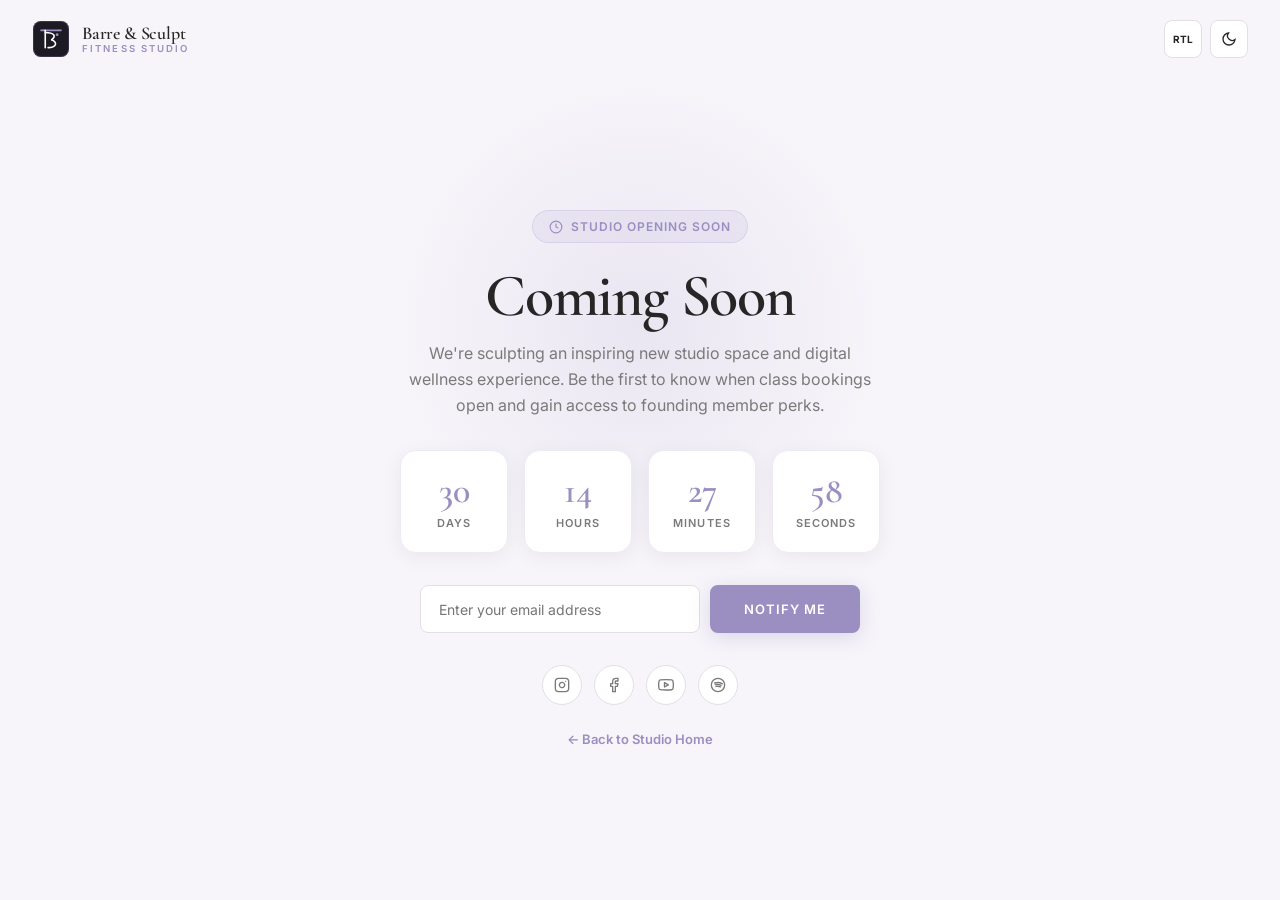
<file: coming-soon.html>
<!DOCTYPE html>
<html lang="en" id="root-html">
<head>
    <meta charset="UTF-8">
    <meta name="viewport" content="width=device-width, initial-scale=1.0">
    <meta name="description" content="Coming Soon — Barre & Sculpt Fitness Studio. Subscribe to receive launch notifications and exclusive founding member perks.">
    <title>Coming Soon — Barre & Sculpt Fitness Studio</title>
    <link rel="icon" type="image/svg+xml" href="favicon.svg">
    <link rel="preconnect" href="https://fonts.googleapis.com">
    <link rel="preconnect" href="https://fonts.gstatic.com" crossorigin>
    <link href="https://fonts.googleapis.com/css2?family=Cormorant+Garamond:wght@400;500;600;700&family=Inter:wght@400;500;600;700&display=swap" rel="stylesheet">
    <link rel="stylesheet" href="https://cdnjs.cloudflare.com/ajax/libs/font-awesome/6.5.1/css/all.min.css">
    <link rel="stylesheet" href="style.css">
    <script>(function(){try{if(localStorage.getItem('bs_theme')==='dark'){document.documentElement.classList.add('dark')}if(localStorage.getItem('bs_dir')==='rtl'){document.documentElement.setAttribute('dir','rtl')}}catch(e){}})();</script>
</head>
<body class="fullscreen-page">

<!-- Top Bar -->
<header class="auth-topbar">
    <a href="index.html" class="auth-logo" aria-label="Barre & Sculpt Home" style="margin-bottom:0;">
        <div class="nav-logo-icon">
            <svg width="36" height="36" viewBox="0 0 100 100" fill="none" xmlns="http://www.w3.org/2000/svg"><rect width="100" height="100" rx="22" fill="#1C1A22"/><rect x="1.5" y="1.5" width="97" height="97" rx="20.5" stroke="#9B8EC1" stroke-opacity="0.35" stroke-width="2"/><line x1="22" y1="26" x2="78" y2="26" stroke="#9B8EC1" stroke-width="4.5" stroke-linecap="round"/><circle cx="28" cy="26" r="2.2" fill="#9B8EC1"/><circle cx="72" cy="26" r="2.2" fill="#9B8EC1"/><path d="M34 26 V74" stroke="#FFFFFF" stroke-width="4.5" stroke-linecap="round"/><path d="M34 32 C58 32 66 42 52 52" stroke="#FFFFFF" stroke-width="4.5" stroke-linecap="round"/><path d="M52 52 C70 60 64 74 42 74" stroke="#FFFFFF" stroke-width="4.5" stroke-linecap="round"/><circle cx="67" cy="38" r="4" fill="#9B8EC1"/></svg>
        </div>
        <div class="nav-logo-text">
            <span class="brand-top">Barre & Sculpt</span>
            <span class="brand-bottom">Fitness Studio</span>
        </div>
    </a>
    <div class="auth-topbar-actions">
        <button onclick="toggleDir()" class="auth-toggle-btn" title="Toggle RTL/LTR" aria-label="Toggle text direction">
            <span class="dir-indicator" style="font-size:0.625rem;font-weight:700;">RTL</span>
        </button>
        <button onclick="toggleTheme()" class="auth-toggle-btn" title="Toggle theme" aria-label="Toggle dark mode">
            <span class="theme-icon"><svg xmlns="http://www.w3.org/2000/svg" width="16" height="16" fill="none" viewBox="0 0 24 24" stroke="currentColor" stroke-width="2"><path d="M21 12.79A9 9 0 1 1 11.21 3 7 7 0 0 0 21 12.79z"/></svg></span>
        </button>
    </div>
</header>

<!-- Main Content -->
<main class="fullscreen-content">
    <div class="cs-glow"></div>

    <div class="cs-content">
        <div class="cs-badge">
            <svg width="14" height="14" viewBox="0 0 24 24" fill="none" stroke="currentColor" stroke-width="2"><circle cx="12" cy="12" r="10"/><polyline points="12 6 12 12 16 14"/></svg>
            Studio Opening Soon
        </div>

        <h1 class="cs-title">Coming Soon</h1>
        <p class="cs-desc">We're sculpting an inspiring new studio space and digital wellness experience. Be the first to know when class bookings open and gain access to founding member perks.</p>

        <!-- Countdown -->
        <div class="countdown-grid" id="countdown">
            <div class="countdown-item">
                <div class="countdown-value" id="cd-days">30</div>
                <div class="countdown-label">Days</div>
            </div>
            <div class="countdown-item">
                <div class="countdown-value" id="cd-hours">14</div>
                <div class="countdown-label">Hours</div>
            </div>
            <div class="countdown-item">
                <div class="countdown-value" id="cd-mins">28</div>
                <div class="countdown-label">Minutes</div>
            </div>
            <div class="countdown-item">
                <div class="countdown-value" id="cd-secs">45</div>
                <div class="countdown-label">Seconds</div>
            </div>
        </div>

        <!-- Subscribe Form -->
        <form class="subscribe-form" onsubmit="event.preventDefault(); alert('Thank you! We will notify you as soon as our studio launches.'); this.reset();">
            <input type="email" placeholder="Enter your email address" required aria-label="Email address for notifications">
            <button type="submit" class="btn btn-primary">Notify Me</button>
        </form>

        <!-- Social Media Links -->
        <div class="cs-socials">
            <a href="https://instagram.com" target="_blank" rel="noopener noreferrer" class="cs-social-link" aria-label="Instagram">
                <svg xmlns="http://www.w3.org/2000/svg" width="16" height="16" viewBox="0 0 24 24" fill="none" stroke="currentColor" stroke-width="2" stroke-linecap="round" stroke-linejoin="round"><rect x="2" y="2" width="20" height="20" rx="5" ry="5"/><path d="M16 11.37A4 4 0 1 1 12.63 8 4 4 0 0 1 16 11.37z"/><line x1="17.5" y1="6.5" x2="17.51" y2="6.5"/></svg>
            </a>
            <a href="https://facebook.com" target="_blank" rel="noopener noreferrer" class="cs-social-link" aria-label="Facebook">
                <svg xmlns="http://www.w3.org/2000/svg" width="16" height="16" viewBox="0 0 24 24" fill="none" stroke="currentColor" stroke-width="2" stroke-linecap="round" stroke-linejoin="round"><path d="M18 2h-3a5 5 0 0 0-5 5v3H7v4h3v8h4v-8h3l1-4h-4V7a1 1 0 0 1 1-1h3z"/></svg>
            </a>
            <a href="https://youtube.com" target="_blank" rel="noopener noreferrer" class="cs-social-link" aria-label="YouTube">
                <svg xmlns="http://www.w3.org/2000/svg" width="16" height="16" viewBox="0 0 24 24" fill="none" stroke="currentColor" stroke-width="2" stroke-linecap="round" stroke-linejoin="round"><path d="M22.54 6.42a2.78 2.78 0 0 0-1.94-2C18.88 4 12 4 12 4s-6.88 0-8.6.46a2.78 2.78 0 0 0-1.94 2A29 29 0 0 0 1 11.75a29 29 0 0 0 .46 5.33A2.78 2.78 0 0 0 3.4 19.1c1.72.46 8.6.46 8.6.46s6.88 0 8.6-.46a2.78 2.78 0 0 0 1.94-2 29 29 0 0 0 .46-5.25 29 29 0 0 0-.46-5.43z"/><polygon points="9.75 15.02 15.5 11.75 9.75 8.48 9.75 15.02"/></svg>
            </a>
            <a href="https://spotify.com" target="_blank" rel="noopener noreferrer" class="cs-social-link" aria-label="Spotify">
                <svg xmlns="http://www.w3.org/2000/svg" width="16" height="16" viewBox="0 0 24 24" fill="none" stroke="currentColor" stroke-width="2" stroke-linecap="round" stroke-linejoin="round"><circle cx="12" cy="12" r="10"/><path d="M8 11.5c3-1 6-.5 8.5 1"/><path d="M7 9c4-1.2 8-.8 11.5 1.2"/><path d="M9 14.2c2.5-.7 5-.3 7 .8"/></svg>
            </a>
        </div>

        <div>
            <a href="index.html" class="cs-back-link">← Back to Studio Home</a>
        </div>
    </div>
</main>

<script src="components.js"></script>
<script>
(function() {
    // 30 days countdown from current session
    let target = localStorage.getItem('bs_countdown_target');
    if (!target || isNaN(new Date(target).getTime()) || new Date(target) <= new Date()) {
        const d = new Date();
        d.setDate(d.getDate() + 30);
        d.setHours(d.getHours() + 14);
        d.setMinutes(d.getMinutes() + 28);
        target = d.toISOString();
        localStorage.setItem('bs_countdown_target', target);
    }
    const targetDate = new Date(target);

    function update() {
        const now = new Date();
        const diff = targetDate - now;
        if (diff <= 0) {
            document.getElementById('cd-days').textContent = '00';
            document.getElementById('cd-hours').textContent = '00';
            document.getElementById('cd-mins').textContent = '00';
            document.getElementById('cd-secs').textContent = '00';
            return;
        }
        const days = Math.floor(diff / (1000 * 60 * 60 * 24));
        const hours = Math.floor((diff % (1000 * 60 * 60 * 24)) / (1000 * 60 * 60));
        const mins = Math.floor((diff % (1000 * 60 * 60)) / (1000 * 60));
        const secs = Math.floor((diff % (1000 * 60)) / 1000);

        const dEl = document.getElementById('cd-days');
        const hEl = document.getElementById('cd-hours');
        const mEl = document.getElementById('cd-mins');
        const sEl = document.getElementById('cd-secs');

        if (dEl) dEl.textContent = String(days).padStart(2, '0');
        if (hEl) hEl.textContent = String(hours).padStart(2, '0');
        if (mEl) mEl.textContent = String(mins).padStart(2, '0');
        if (sEl) sEl.textContent = String(secs).padStart(2, '0');
    }
    update();
    setInterval(update, 1000);
})();
</script>
</body>
</html>
</file>
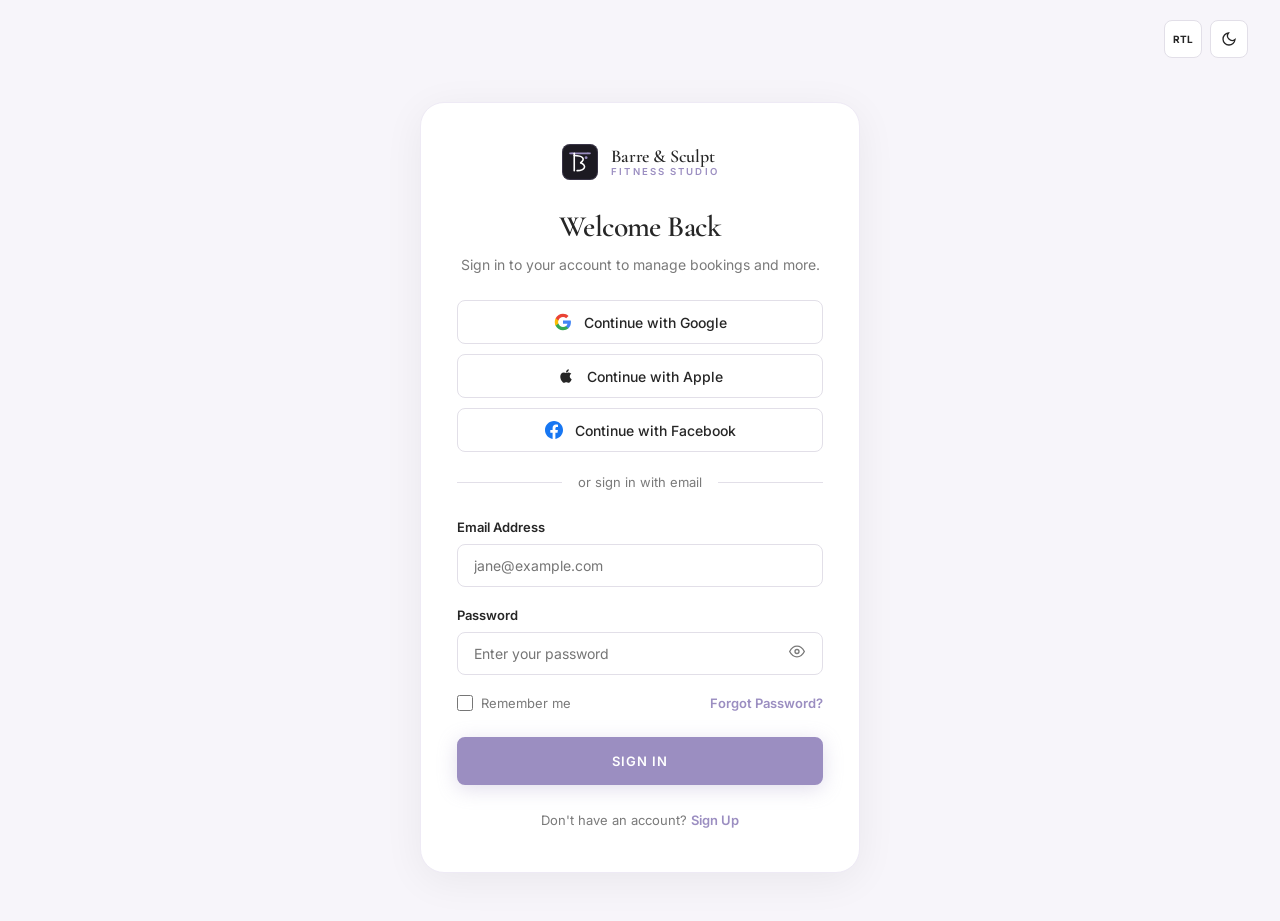
<file: login.html>
<!DOCTYPE html>
<html lang="en" id="root-html">
<head>
    <meta charset="UTF-8">
    <meta name="viewport" content="width=device-width, initial-scale=1.0">
    <meta name="description" content="Sign in to your Barre & Sculpt account to manage bookings, view class schedules, and track your wellness progress.">
    <title>Sign In — Barre & Sculpt Fitness Studio</title>
    <link rel="icon" type="image/svg+xml" href="favicon.svg">
    <link rel="preconnect" href="https://fonts.googleapis.com">
    <link rel="preconnect" href="https://fonts.gstatic.com" crossorigin>
    <link href="https://fonts.googleapis.com/css2?family=Cormorant+Garamond:wght@400;500;600;700&family=Inter:wght@400;500;600;700&display=swap" rel="stylesheet">
    <link rel="stylesheet" href="style.css">
    <script>(function(){try{if(localStorage.getItem('bs_theme')==='dark'){document.documentElement.classList.add('dark')}if(localStorage.getItem('bs_dir')==='rtl'){document.documentElement.setAttribute('dir','rtl')}}catch(e){}})();</script>
</head>
<body class="auth-page">

<!-- Top Bar -->
<header class="auth-topbar">
    <div class="auth-topbar-actions">
        <button onclick="toggleDir()" class="auth-toggle-btn" title="Toggle RTL/LTR" aria-label="Toggle text direction">
            <span class="dir-indicator" style="font-size:0.625rem;font-weight:700;">RTL</span>
        </button>
        <button onclick="toggleTheme()" class="auth-toggle-btn" title="Toggle theme" aria-label="Toggle dark mode">
            <span class="theme-icon"><svg xmlns="http://www.w3.org/2000/svg" width="16" height="16" fill="none" viewBox="0 0 24 24" stroke="currentColor" stroke-width="2"><path d="M21 12.79A9 9 0 1 1 11.21 3 7 7 0 0 0 21 12.79z"/></svg></span>
        </button>
    </div>
</header>

<!-- Main Form -->
<main class="auth-main">
    <div class="auth-card">
        <!-- Logo -->
        <a href="index.html" class="auth-logo" aria-label="Barre & Sculpt Home">
            <div class="nav-logo-icon">
                <svg width="36" height="36" viewBox="0 0 100 100" fill="none" xmlns="http://www.w3.org/2000/svg"><rect width="100" height="100" rx="22" fill="#1C1A22"/><rect x="1.5" y="1.5" width="97" height="97" rx="20.5" stroke="#9B8EC1" stroke-opacity="0.35" stroke-width="2"/><line x1="22" y1="26" x2="78" y2="26" stroke="#9B8EC1" stroke-width="4.5" stroke-linecap="round"/><circle cx="28" cy="26" r="2.2" fill="#9B8EC1"/><circle cx="72" cy="26" r="2.2" fill="#9B8EC1"/><path d="M34 26 V74" stroke="#FFFFFF" stroke-width="4.5" stroke-linecap="round"/><path d="M34 32 C58 32 66 42 52 52" stroke="#FFFFFF" stroke-width="4.5" stroke-linecap="round"/><path d="M52 52 C70 60 64 74 42 74" stroke="#FFFFFF" stroke-width="4.5" stroke-linecap="round"/><circle cx="67" cy="38" r="4" fill="#9B8EC1"/></svg>
            </div>
            <div class="nav-logo-text">
                <span class="brand-top">Barre & Sculpt</span>
                <span class="brand-bottom">Fitness Studio</span>
            </div>
        </a>

        <!-- Header -->
        <div class="auth-header">
            <h1>Welcome Back</h1>
            <p>Sign in to your account to manage bookings and more.</p>
        </div>

        <!-- Social Login -->
        <div class="social-login-btns">
            <button type="button" class="social-btn" aria-label="Continue with Google">
                <svg width="18" height="18" viewBox="0 0 24 24"><path d="M22.56 12.25c0-.78-.07-1.53-.2-2.25H12v4.26h5.92a5.06 5.06 0 0 1-2.2 3.32v2.77h3.57c2.08-1.92 3.28-4.74 3.28-8.1z" fill="#4285F4"/><path d="M12 23c2.97 0 5.46-.98 7.28-2.66l-3.57-2.77c-.98.66-2.23 1.06-3.71 1.06-2.86 0-5.29-1.93-6.16-4.53H2.18v2.84C3.99 20.53 7.7 23 12 23z" fill="#34A853"/><path d="M5.84 14.09c-.22-.66-.35-1.36-.35-2.09s.13-1.43.35-2.09V7.07H2.18C1.43 8.55 1 10.22 1 12s.43 3.45 1.18 4.93l2.85-2.22.81-.62z" fill="#FBBC05"/><path d="M12 5.38c1.62 0 3.06.56 4.21 1.64l3.15-3.15C17.45 2.09 14.97 1 12 1 7.7 1 3.99 3.47 2.18 7.07l3.66 2.84c.87-2.6 3.3-4.53 6.16-4.53z" fill="#EA4335"/></svg>
                Continue with Google
            </button>
            <button type="button" class="social-btn" aria-label="Continue with Apple">
                <svg width="18" height="18" viewBox="0 0 24 24" fill="currentColor"><path d="M17.05 20.28c-.98.95-2.05.88-3.08.4-1.09-.5-2.08-.48-3.24 0-1.44.62-2.2.44-3.06-.4C2.79 15.25 3.51 7.59 9.05 7.31c1.35.07 2.29.74 3.08.8 1.18-.24 2.31-.93 3.57-.84 1.51.12 2.65.72 3.4 1.8-3.12 1.87-2.38 5.98.48 7.13-.57 1.5-1.31 2.99-2.54 4.09zM12.03 7.25c-.15-2.23 1.66-4.07 3.74-4.25.29 2.58-2.34 4.5-3.74 4.25z"/></svg>
                Continue with Apple
            </button>
            <button type="button" class="social-btn" aria-label="Continue with Facebook">
                <svg width="18" height="18" viewBox="0 0 24 24" fill="#1877F2"><path d="M24 12.073c0-6.627-5.373-12-12-12s-12 5.373-12 12c0 5.99 4.388 10.954 10.125 11.854v-8.385H7.078v-3.47h3.047V9.43c0-3.007 1.792-4.669 4.533-4.669 1.312 0 2.686.235 2.686.235v2.953H15.83c-1.491 0-1.956.925-1.956 1.874v2.25h3.328l-.532 3.47h-2.796v8.385C19.612 23.027 24 18.062 24 12.073z"/></svg>
                Continue with Facebook
            </button>
        </div>

        <div class="auth-divider">or sign in with email</div>

        <!-- Form -->
        <form onsubmit="event.preventDefault(); window.location.href='dashboard/index.html';">
            <div class="form-group">
                <label class="form-label" for="login-email">Email Address</label>
                <input type="email" id="login-email" class="form-input" placeholder="jane@example.com" required>
            </div>
            <div class="form-group">
                <label class="form-label" for="login-pwd">Password</label>
                <div class="form-input-wrapper">
                    <input type="password" id="login-pwd" class="form-input" placeholder="Enter your password" required>
                    <button type="button" class="pwd-toggle" onclick="togglePwd('login-pwd','login-pwd-icon')" aria-label="Toggle password visibility">
                        <span id="login-pwd-icon"><svg xmlns="http://www.w3.org/2000/svg" width="16" height="16" fill="none" viewBox="0 0 24 24" stroke="currentColor" stroke-width="2"><path d="M1 12s4-8 11-8 11 8 11 8-4 8-11 8-11-8-11-8z"/><circle cx="12" cy="12" r="3"/></svg></span>
                    </button>
                </div>
            </div>
            <div class="form-row">
                <label class="remember-me"><input type="checkbox" id="remember-me"> Remember me</label>
                <a href="coming-soon.html" class="forgot-link">Forgot Password?</a>
            </div>
            <button type="submit" class="btn btn-primary" style="width:100%;">Sign In</button>
        </form>

        <p class="auth-footer-text">Don't have an account? <a href="signup.html">Sign Up</a></p>
    </div>
</main>

<script src="components.js"></script>
</body>
</html>
</file>
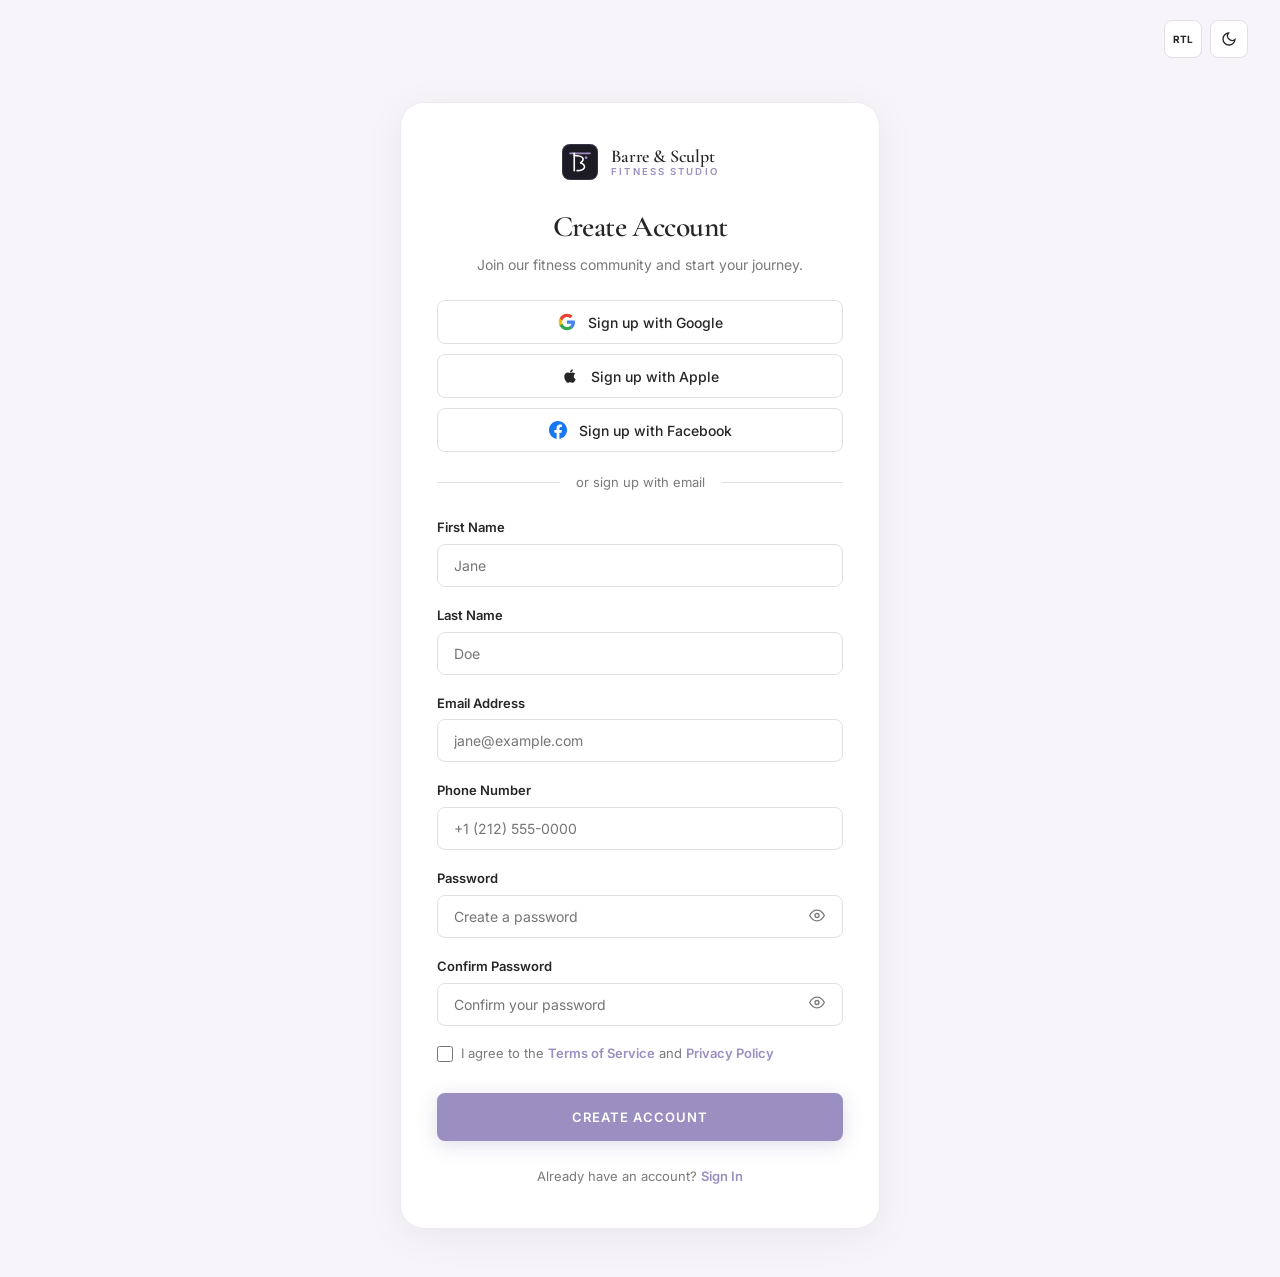
<file: signup.html>
<!DOCTYPE html>
<html lang="en" id="root-html">
<head>
    <meta charset="UTF-8">
    <meta name="viewport" content="width=device-width, initial-scale=1.0">
    <meta name="description" content="Create your Barre & Sculpt account to book boutique barre, pilates, and sculpt classes.">
    <title>Create Account — Barre & Sculpt Fitness Studio</title>
    <link rel="icon" type="image/svg+xml" href="favicon.svg">
    <link rel="preconnect" href="https://fonts.googleapis.com">
    <link rel="preconnect" href="https://fonts.gstatic.com" crossorigin>
    <link href="https://fonts.googleapis.com/css2?family=Cormorant+Garamond:wght@400;500;600;700&family=Inter:wght@400;500;600;700&display=swap" rel="stylesheet">
    <link rel="stylesheet" href="style.css">
    <script>(function(){try{if(localStorage.getItem('bs_theme')==='dark'){document.documentElement.classList.add('dark')}if(localStorage.getItem('bs_dir')==='rtl'){document.documentElement.setAttribute('dir','rtl')}}catch(e){}})();</script>
</head>
<body class="auth-page">

<!-- Top Bar -->
<header class="auth-topbar">
    <div class="auth-topbar-actions">
        <button onclick="toggleDir()" class="auth-toggle-btn" title="Toggle RTL/LTR" aria-label="Toggle text direction">
            <span class="dir-indicator" style="font-size:0.625rem;font-weight:700;">RTL</span>
        </button>
        <button onclick="toggleTheme()" class="auth-toggle-btn" title="Toggle theme" aria-label="Toggle dark mode">
            <span class="theme-icon"><svg xmlns="http://www.w3.org/2000/svg" width="16" height="16" fill="none" viewBox="0 0 24 24" stroke="currentColor" stroke-width="2"><path d="M21 12.79A9 9 0 1 1 11.21 3 7 7 0 0 0 21 12.79z"/></svg></span>
        </button>
    </div>
</header>

<!-- Main Form -->
<main class="auth-main">
    <div class="auth-card auth-card-wide">
        <!-- Logo -->
        <a href="index.html" class="auth-logo" aria-label="Barre & Sculpt Home">
            <div class="nav-logo-icon">
                <svg width="36" height="36" viewBox="0 0 100 100" fill="none" xmlns="http://www.w3.org/2000/svg"><rect width="100" height="100" rx="22" fill="#1C1A22"/><rect x="1.5" y="1.5" width="97" height="97" rx="20.5" stroke="#9B8EC1" stroke-opacity="0.35" stroke-width="2"/><line x1="22" y1="26" x2="78" y2="26" stroke="#9B8EC1" stroke-width="4.5" stroke-linecap="round"/><circle cx="28" cy="26" r="2.2" fill="#9B8EC1"/><circle cx="72" cy="26" r="2.2" fill="#9B8EC1"/><path d="M34 26 V74" stroke="#FFFFFF" stroke-width="4.5" stroke-linecap="round"/><path d="M34 32 C58 32 66 42 52 52" stroke="#FFFFFF" stroke-width="4.5" stroke-linecap="round"/><path d="M52 52 C70 60 64 74 42 74" stroke="#FFFFFF" stroke-width="4.5" stroke-linecap="round"/><circle cx="67" cy="38" r="4" fill="#9B8EC1"/></svg>
            </div>
            <div class="nav-logo-text">
                <span class="brand-top">Barre & Sculpt</span>
                <span class="brand-bottom">Fitness Studio</span>
            </div>
        </a>

        <!-- Header -->
        <div class="auth-header">
            <h1>Create Account</h1>
            <p>Join our fitness community and start your journey.</p>
        </div>

        <!-- Social Signup -->
        <div class="social-login-btns">
            <button type="button" class="social-btn" aria-label="Sign up with Google">
                <svg width="18" height="18" viewBox="0 0 24 24"><path d="M22.56 12.25c0-.78-.07-1.53-.2-2.25H12v4.26h5.92a5.06 5.06 0 0 1-2.2 3.32v2.77h3.57c2.08-1.92 3.28-4.74 3.28-8.1z" fill="#4285F4"/><path d="M12 23c2.97 0 5.46-.98 7.28-2.66l-3.57-2.77c-.98.66-2.23 1.06-3.71 1.06-2.86 0-5.29-1.93-6.16-4.53H2.18v2.84C3.99 20.53 7.7 23 12 23z" fill="#34A853"/><path d="M5.84 14.09c-.22-.66-.35-1.36-.35-2.09s.13-1.43.35-2.09V7.07H2.18C1.43 8.55 1 10.22 1 12s.43 3.45 1.18 4.93l2.85-2.22.81-.62z" fill="#FBBC05"/><path d="M12 5.38c1.62 0 3.06.56 4.21 1.64l3.15-3.15C17.45 2.09 14.97 1 12 1 7.7 1 3.99 3.47 2.18 7.07l3.66 2.84c.87-2.6 3.3-4.53 6.16-4.53z" fill="#EA4335"/></svg>
                Sign up with Google
            </button>
            <button type="button" class="social-btn" aria-label="Sign up with Apple">
                <svg width="18" height="18" viewBox="0 0 24 24" fill="currentColor"><path d="M17.05 20.28c-.98.95-2.05.88-3.08.4-1.09-.5-2.08-.48-3.24 0-1.44.62-2.2.44-3.06-.4C2.79 15.25 3.51 7.59 9.05 7.31c1.35.07 2.29.74 3.08.8 1.18-.24 2.31-.93 3.57-.84 1.51.12 2.65.72 3.4 1.8-3.12 1.87-2.38 5.98.48 7.13-.57 1.5-1.31 2.99-2.54 4.09zM12.03 7.25c-.15-2.23 1.66-4.07 3.74-4.25.29 2.58-2.34 4.5-3.74 4.25z"/></svg>
                Sign up with Apple
            </button>
            <button type="button" class="social-btn" aria-label="Sign up with Facebook">
                <svg width="18" height="18" viewBox="0 0 24 24" fill="#1877F2"><path d="M24 12.073c0-6.627-5.373-12-12-12s-12 5.373-12 12c0 5.99 4.388 10.954 10.125 11.854v-8.385H7.078v-3.47h3.047V9.43c0-3.007 1.792-4.669 4.533-4.669 1.312 0 2.686.235 2.686.235v2.953H15.83c-1.491 0-1.956.925-1.956 1.874v2.25h3.328l-.532 3.47h-2.796v8.385C19.612 23.027 24 18.062 24 12.073z"/></svg>
                Sign up with Facebook
            </button>
        </div>

        <div class="auth-divider">or sign up with email</div>

        <!-- Form -->
        <form onsubmit="handleSignup(event)">
            <div class="form-group">
                <label class="form-label" for="signup-fname">First Name</label>
                <input type="text" id="signup-fname" class="form-input" placeholder="Jane" required>
            </div>
            <div class="form-group">
                <label class="form-label" for="signup-lname">Last Name</label>
                <input type="text" id="signup-lname" class="form-input" placeholder="Doe" required>
            </div>
            <div class="form-group">
                <label class="form-label" for="signup-email">Email Address</label>
                <input type="email" id="signup-email" class="form-input" placeholder="jane@example.com" required>
            </div>
            <div class="form-group">
                <label class="form-label" for="signup-phone">Phone Number</label>
                <input type="tel" id="signup-phone" class="form-input" placeholder="+1 (212) 555-0000">
            </div>
            <div class="form-group">
                <label class="form-label" for="signup-pwd">Password</label>
                <div class="form-input-wrapper">
                    <input type="password" id="signup-pwd" class="form-input" placeholder="Create a password" required minlength="6">
                    <button type="button" class="pwd-toggle" onclick="togglePwd('signup-pwd','signup-pwd-icon')" aria-label="Toggle password visibility">
                        <span id="signup-pwd-icon"><svg xmlns="http://www.w3.org/2000/svg" width="16" height="16" fill="none" viewBox="0 0 24 24" stroke="currentColor" stroke-width="2"><path d="M1 12s4-8 11-8 11 8 11 8-4 8-11 8-11-8-11-8z"/><circle cx="12" cy="12" r="3"/></svg></span>
                    </button>
                </div>
            </div>
            <div class="form-group">
                <label class="form-label" for="signup-cpwd">Confirm Password</label>
                <div class="form-input-wrapper">
                    <input type="password" id="signup-cpwd" class="form-input" placeholder="Confirm your password" required minlength="6">
                    <button type="button" class="pwd-toggle" onclick="togglePwd('signup-cpwd','signup-cpwd-icon')" aria-label="Toggle confirm password visibility">
                        <span id="signup-cpwd-icon"><svg xmlns="http://www.w3.org/2000/svg" width="16" height="16" fill="none" viewBox="0 0 24 24" stroke="currentColor" stroke-width="2"><path d="M1 12s4-8 11-8 11 8 11 8-4 8-11 8-11-8-11-8z"/><circle cx="12" cy="12" r="3"/></svg></span>
                    </button>
                </div>
            </div>

            <div style="margin-bottom:20px;">
                <label class="remember-me" style="align-items:flex-start;line-height:1.4;">
                    <input type="checkbox" required style="margin-top:2px;">
                    <span>I agree to the <a href="coming-soon.html" style="color:var(--primary);font-weight:600;">Terms of Service</a> and <a href="coming-soon.html" style="color:var(--primary);font-weight:600;">Privacy Policy</a></span>
                </label>
            </div>

            <button type="submit" class="btn btn-primary" style="width:100%;margin-top:4px;">Create Account</button>
        </form>

        <p class="auth-footer-text">Already have an account? <a href="login.html">Sign In</a></p>
    </div>
</main>

<script src="components.js"></script>
<script>
function handleSignup(e) {
    e.preventDefault();
    const p1 = document.getElementById('signup-pwd').value;
    const p2 = document.getElementById('signup-cpwd').value;
    if (p1 !== p2) {
        alert('Passwords do not match. Please verify your password.');
        return;
    }
    alert('Account created successfully! Welcome to Barre & Sculpt.');
    window.location.href = 'login.html';
}
</script>
</body>
</html>
</file>
<file: style.css>
/* ═══════════════════════════════════════════════════════════════
   Barre & Sculpt Fitness Studio — Master Stylesheet
   Primary: #9B8EC1 (Soft Lavender)   Secondary: #262626 (Graphite)
   Font: Cormorant Garamond (Headings) + Inter (Body)
   ═══════════════════════════════════════════════════════════════ */

/* ─── CSS CUSTOM PROPERTIES ─────────────────────────────────── */
:root {
    --primary: #9B8EC1;
    --primary-light: #B5AACF;
    --primary-dark: #7B6DA8;
    --primary-10: rgba(155,142,193,0.10);
    --primary-20: rgba(155,142,193,0.20);
    --secondary: #262626;
    --secondary-light: #363636;
    --secondary-dark: #141414;

    --bg: #FFFFFF;
    --bg-alt: #F7F5FA;
    --bg-card: #FFFFFF;
    --bg-footer: #1A1A1A;
    --text: #262626;
    --text-muted: #7A7A7A;
    --text-light: #A0A0A0;
    --border: #E2DFE8;
    --border-light: #EEEAF5;
    --shadow: rgba(0,0,0,0.06);
    --shadow-md: rgba(0,0,0,0.10);
    --overlay: rgba(0,0,0,0.5);

    --radius-sm: 8px;
    --radius: 12px;
    --radius-lg: 16px;
    --radius-xl: 24px;
    --radius-full: 9999px;

    --font-heading: 'Cormorant Garamond', serif;
    --font-body: 'Inter', sans-serif;

    --nav-height: 72px;
    --sidebar-width: 280px;
    --max-width: 1280px;
    --transition: 0.3s cubic-bezier(0.4, 0, 0.2, 1);
}

/* ─── DARK MODE ─────────────────────────────────────────────── */
.dark {
    color-scheme: dark;
    --bg: #111111;
    --bg-alt: #1A1A1A;
    --bg-card: #1E1E1E;
    --bg-footer: #0A0A0A;
    --text: #EEEAF5;
    --text-muted: #9A9A9A;
    --text-light: #6A6A6A;
    --border: #2E2E2E;
    --border-light: #252525;
    --shadow: rgba(0,0,0,0.3);
    --shadow-md: rgba(0,0,0,0.4);
    --overlay: rgba(0,0,0,0.7);
}

/* ─── RESET & BASE ──────────────────────────────────────────── */
*, *::before, *::after { box-sizing: border-box; margin: 0; padding: 0; }

html {
    scroll-behavior: smooth;
    font-size: 16px;
    -webkit-text-size-adjust: 100%;
    overflow-x: hidden;
    max-width: 100%;
    width: 100%;
}

body {
    font-family: var(--font-body);
    font-weight: 400;
    line-height: 1.6;
    color: var(--text);
    background: var(--bg);
    -webkit-font-smoothing: antialiased;
    -moz-osx-font-smoothing: grayscale;
    transition: background var(--transition), color var(--transition);
    overflow-x: hidden;
    max-width: 100%;
    width: 100%;
    position: relative;
}

/* Core Layout Utilities to guarantee no horizontal overflow */
.relative { position: relative; }
.absolute { position: absolute; }
.inset-0 { top: 0; right: 0; bottom: 0; left: 0; }
.w-full { width: 100%; }
.h-full { height: 100%; }
.min-h-screen { min-height: 100vh; }
.overflow-hidden { overflow: hidden; }
.object-cover { object-fit: cover; }
.pointer-events-none { pointer-events: none; }

img { max-width: 100%; height: auto; display: block; }
img.object-cover,
img.w-full {
    width: 100%;
    max-width: 100%;
    object-fit: cover;
}
a { text-decoration: none; color: inherit; transition: color var(--transition); }
button { font-family: inherit; cursor: pointer; border: none; background: none; }
ul, ol { list-style: none; }

/* ─── TYPOGRAPHY ────────────────────────────────────────────── */
h1, h2, h3, h4, h5, h6 {
    font-family: var(--font-heading);
    font-weight: 600;
    line-height: 1.2;
    color: var(--text);
}
h1 { font-size: clamp(2.75rem, 5.5vw, 4.25rem); letter-spacing: -0.02em; }
h2 { font-size: clamp(2.25rem, 4.5vw, 3.25rem); letter-spacing: -0.01em; }
h3 { font-size: clamp(1.65rem, 2.8vw, 2.15rem); }
h4 { font-size: clamp(1.35rem, 2vw, 1.65rem); }
h5 { font-size: 1.35rem; font-weight: 600; }
h6 { font-size: 1.125rem; font-weight: 600; }

p { 
    font-weight: 400; 
    line-height: 1.7; 
    color: var(--text-muted);
    font-size: 1rem;
}

.section-eyebrow {
    display: inline-flex;
    align-items: center;
    gap: 10px;
    font-size: 0.8125rem;
    font-weight: 600;
    letter-spacing: 0.16em;
    text-transform: uppercase;
    color: var(--primary);
    margin-bottom: 14px;
    font-family: var(--font-body);
}
.section-eyebrow::before {
    content: '';
    width: 28px;
    height: 2px;
    background: var(--primary);
    flex-shrink: 0;
}

.section-title {
    font-size: clamp(2.25rem, 4.5vw, 3.25rem);
    line-height: 1.2;
    margin-bottom: 16px;
}
.section-desc {
    max-width: 660px;
    margin: 0 auto;
    font-size: 1.0625rem;
    line-height: 1.7;
    color: var(--text-muted);
}
.text-center { text-align: center; }
.text-center .section-desc { margin: 0 auto; }

/* ─── CONTAINER & LAYOUT ───────────────────────────────────── */
.container {
    width: 100%;
    max-width: var(--max-width);
    margin: 0 auto;
    padding: 0 24px;
}

section {
    padding: 80px 0;
}
section.section-alt {
    background: var(--bg-alt);
}

.grid-2 { display: grid; grid-template-columns: repeat(2, 1fr); gap: 32px; }
.grid-3 { display: grid; grid-template-columns: repeat(3, 1fr); gap: 28px; }
.grid-4 { display: grid; grid-template-columns: repeat(4, 1fr); gap: 24px; }

/* ─── BUTTONS ───────────────────────────────────────────────── */
.btn {
    display: inline-flex;
    align-items: center;
    justify-content: center;
    gap: 8px;
    padding: 14px 32px;
    font-size: 0.8125rem;
    font-weight: 600;
    letter-spacing: 0.08em;
    text-transform: uppercase;
    border-radius: var(--radius-sm);
    transition: all var(--transition);
    white-space: nowrap;
    font-family: var(--font-body);
    cursor: pointer;
    border: 2px solid transparent;
}

.btn-primary {
    background: var(--primary);
    color: #fff;
    border-color: var(--primary);
    box-shadow: 0 4px 20px rgba(155,142,193,0.3);
}
.btn-primary:hover {
    background: var(--primary-dark);
    border-color: var(--primary-dark);
    transform: translateY(-2px);
    box-shadow: 0 8px 30px rgba(155,142,193,0.4);
}

.btn-secondary {
    background: transparent;
    color: var(--text);
    border-color: var(--border);
}
.btn-secondary:hover {
    border-color: var(--primary);
    color: var(--primary);
    transform: translateY(-2px);
}

.btn-outline-light {
    background: transparent;
    color: #fff;
    border-color: rgba(255,255,255,0.35);
}
.btn-outline-light:hover {
    border-color: var(--primary);
    color: var(--primary);
    transform: translateY(-2px);
}

.btn-outline {
    background: transparent;
    color: var(--text);
    border: 1px solid var(--border);
}
.btn-outline:hover {
    border-color: var(--primary);
    color: var(--primary);
    transform: translateY(-2px);
}
.dark .btn-outline {
    color: #EEEAF5;
    border-color: rgba(255, 255, 255, 0.3);
}
.dark .btn-outline:hover {
    border-color: var(--primary);
    color: var(--primary);
}

.ticket-stub {
    border-top: 1px dashed var(--border-light);
}
@media (min-width: 1024px) {
    .ticket-stub {
        border-top: none;
        border-left: 1px dashed var(--border-light);
    }
}

.btn-sm {
    padding: 10px 22px;
    font-size: 0.75rem;
}
.btn-lg {
    padding: 16px 40px;
    font-size: 0.875rem;
}

/* ─── HEADER / NAV ──────────────────────────────────────────── */
.main-header {
    position: fixed;
    top: 0;
    left: 0;
    right: 0;
    z-index: 1000;
    background: rgba(255,255,255,0.92);
    backdrop-filter: blur(20px);
    -webkit-backdrop-filter: blur(20px);
    border-bottom: 1px solid transparent;
    transition: all var(--transition);
    height: var(--nav-height);
}

.dark .main-header {
    background: rgba(17,17,17,0.92);
}

.main-header.scrolled {
    border-bottom-color: var(--border);
    box-shadow: 0 1px 12px var(--shadow);
}

.nav-inner {
    max-width: var(--max-width);
    margin: 0 auto;
    padding: 0 24px;
    height: var(--nav-height);
    display: flex;
    align-items: center;
    justify-content: space-between;
}

.nav-logo {
    display: flex;
    align-items: center;
    gap: 12px;
    flex-shrink: 0;
}
.nav-logo-icon {
    width: 38px;
    height: 38px;
    border-radius: var(--radius);
    display: flex;
    align-items: center;
    justify-content: center;
    background: transparent;
    box-shadow: none;
    flex-shrink: 0;
}
.dark .nav-logo-icon {
    background: transparent;
}
.nav-logo-text {
    display: flex;
    flex-direction: column;
    line-height: 1.1;
}
.nav-logo .brand-top,
.auth-logo .brand-top {
    font-family: var(--font-heading);
    font-weight: 600;
    font-size: 1.125rem;
    color: var(--text);
    letter-spacing: -0.01em;
}
.nav-logo .brand-bottom,
.auth-logo .brand-bottom {
    font-family: var(--font-body);
    font-size: 0.6rem;
    font-weight: 600;
    letter-spacing: 0.22em;
    text-transform: uppercase;
    color: var(--primary);
}

.nav-links {
    display: flex;
    align-items: center;
    gap: 4px;
}
.nav-link {
    padding: 8px 18px;
    font-size: 0.9375rem;
    font-weight: 500;
    letter-spacing: 0.02em;
    color: var(--text-muted);
    border-radius: var(--radius-sm);
    transition: all var(--transition);
    position: relative;
}
.nav-link:hover,
.nav-link.active {
    color: var(--primary);
}
.nav-link.active::after {
    content: '';
    position: absolute;
    bottom: 2px;
    left: 50%;
    transform: translateX(-50%);
    width: 16px;
    height: 2px;
    background: var(--primary);
    border-radius: 1px;
}

.nav-right {
    display: flex;
    align-items: center;
    gap: 8px;
}

.nav-icon-btn {
    width: 38px;
    height: 38px;
    display: flex;
    align-items: center;
    justify-content: center;
    border-radius: var(--radius-sm);
    background: var(--primary-10);
    border: 1px solid var(--border-light);
    color: var(--text-muted);
    transition: all var(--transition);
    font-size: 0.8rem;
}
.nav-icon-btn:hover {
    color: var(--primary);
    border-color: var(--primary-20);
    background: var(--primary-20);
}

.theme-icon {
    display: flex;
    align-items: center;
    justify-content: center;
    width: 100%;
    height: 100%;
    line-height: 0;
}
.theme-icon svg,
.nav-icon-btn svg {
    display: block;
    margin: auto;
}
.dir-indicator {
    display: flex;
    align-items: center;
    justify-content: center;
    font-size: 0.6875rem;
    font-weight: 700;
    line-height: 1;
}

/* ─── MOBILE NAV & HAMBURGER ─────────────────────────────── */
.mobile-menu-btn {
    display: none;
    width: 40px;
    height: 40px;
    align-items: center;
    justify-content: center;
    border-radius: var(--radius-sm);
    background: var(--primary-10);
    border: 1px solid var(--border-light);
    color: var(--text);
    cursor: pointer;
    transition: all var(--transition);
}

.mobile-menu-btn:hover {
    background: var(--primary-20);
    color: var(--primary);
    border-color: var(--primary);
}

.dark .mobile-menu-btn {
    background: rgba(255,255,255,0.06);
    border-color: var(--border);
    color: var(--text);
}

.dark .mobile-menu-btn:hover {
    background: rgba(155,142,193,0.2);
    border-color: var(--primary);
    color: var(--primary-light);
}

.mobile-menu-icon {
    display: flex;
    align-items: center;
    justify-content: center;
    line-height: 1;
}

.mobile-backdrop {
    display: none;
    position: fixed;
    inset: 0;
    top: var(--nav-height);
    background: rgba(0, 0, 0, 0.65);
    backdrop-filter: blur(6px);
    -webkit-backdrop-filter: blur(6px);
    z-index: 990;
    opacity: 0;
    transition: opacity 0.25s ease;
}

.mobile-backdrop.open {
    display: block;
    opacity: 1;
}

.mobile-menu {
    display: none;
    position: absolute;
    top: var(--nav-height);
    left: 0;
    right: 0;
    background: var(--bg-card);
    border-bottom: 1px solid var(--border);
    box-shadow: 0 16px 40px var(--shadow-md);
    padding: 1.25rem 1.5rem 1.75rem;
    z-index: 995;
    max-height: calc(100vh - var(--nav-height));
    overflow-y: auto;
}

.mobile-menu.open {
    display: block;
    animation: fadeInDown 0.25s cubic-bezier(0.16, 1, 0.3, 1);
}

.mobile-menu-links {
    display: flex;
    flex-direction: column;
    gap: 4px;
}

.mobile-nav-link {
    display: block;
    padding: 11px 16px;
    font-size: 0.9375rem;
    font-weight: 500;
    color: var(--text);
    border-radius: var(--radius-sm);
    transition: all var(--transition);
    text-decoration: none;
}

.mobile-nav-link:hover,
.mobile-nav-link.active {
    color: var(--primary);
    background: var(--primary-10);
    padding-left: 20px;
}

[dir="rtl"] .mobile-nav-link:hover,
[dir="rtl"] .mobile-nav-link.active {
    padding-left: 16px;
    padding-right: 20px;
}

.mobile-nav-actions {
    display: flex;
    gap: 10px;
    margin-top: 16px;
    padding-top: 16px;
    border-top: 1px solid var(--border);
}

.mobile-nav-actions .btn {
    flex: 1;
    justify-content: center;
    padding: 12px 16px;
    font-size: 0.75rem;
}

.mobile-nav-utils {
    display: flex;
    gap: 10px;
    margin-top: 12px;
}

.mobile-nav-utils .nav-icon-btn {
    flex: 1;
    height: 42px;
    border-radius: var(--radius-sm);
    background: var(--bg);
    border: 1px solid var(--border);
    font-size: 0.75rem;
    font-weight: 600;
    color: var(--text);
    display: flex;
    align-items: center;
    justify-content: center;
    gap: 8px;
    transition: all var(--transition);
    cursor: pointer;
}

.mobile-nav-utils .nav-icon-btn:hover {
    background: var(--primary-10);
    border-color: var(--primary);
    color: var(--primary);
}

.dark .mobile-nav-utils .nav-icon-btn {
    background: #191919;
    border-color: #2E2E2E;
    color: #EEEAF5;
}

.dark .mobile-nav-utils .nav-icon-btn:hover {
    background: rgba(155, 142, 193, 0.15);
    border-color: var(--primary);
    color: var(--primary-light);
}

body.menu-locked {
    overflow: hidden;
}

@keyframes fadeInDown {
    from {
        opacity: 0;
        transform: translateY(-12px);
    }
    to {
        opacity: 1;
        transform: translateY(0);
    }
}

/* ─── FOOTER ────────────────────────────────────────────────── */
.main-footer {
    background: var(--bg-footer);
    color: #fff;
    padding: 72px 0 0;
    position: relative;
    border-top: 1px solid rgba(255, 255, 255, 0.08);
}

.footer-inner {
    max-width: var(--max-width);
    margin: 0 auto;
    padding: 0 24px;
}

.footer-grid {
    display: grid;
    grid-template-columns: 1.4fr 1fr 1fr 1.35fr;
    gap: 48px;
    padding-bottom: 48px;
    border-bottom: 1px solid rgba(255,255,255,0.08);
    align-items: start;
}

.footer-brand p {
    color: rgba(255,255,255,0.6);
    font-size: 0.875rem;
    line-height: 1.7;
    margin: 16px 0 24px;
    max-width: 320px;
}

.footer-socials {
    display: flex;
    gap: 10px;
}

.footer-social-link {
    width: 38px;
    height: 38px;
    display: flex;
    align-items: center;
    justify-content: center;
    border-radius: var(--radius-sm);
    background: rgba(255,255,255,0.06);
    border: 1px solid rgba(255,255,255,0.1);
    color: #fff;
    transition: all var(--transition);
    text-decoration: none;
}

.footer-social-link:hover {
    background: var(--primary);
    border-color: var(--primary);
    color: #fff;
    transform: translateY(-2px);
}

.footer-heading {
    font-family: var(--font-body);
    font-size: 0.8125rem;
    font-weight: 700;
    letter-spacing: 0.14em;
    text-transform: uppercase;
    color: #fff;
    margin-bottom: 22px;
}

.footer-links {
    list-style: none;
    padding: 0;
    margin: 0;
}

.footer-links li {
    margin-bottom: 10px;
}

.footer-links li:last-child {
    margin-bottom: 0;
}

.footer-link {
    display: inline-block;
    padding: 3px 0;
    font-size: 0.875rem;
    color: rgba(255,255,255,0.6);
    transition: all var(--transition);
    text-decoration: none;
}

.footer-link:hover {
    color: #fff;
    transform: translateX(4px);
}

.footer-contact-list {
    display: flex;
    flex-direction: column;
    gap: 14px;
    font-size: 0.875rem;
    color: rgba(255,255,255,0.6);
}

.footer-contact-item {
    display: flex;
    align-items: flex-start;
    gap: 10px;
    line-height: 1.5;
}

.footer-contact-item svg {
    margin-top: 3px;
    flex-shrink: 0;
    color: var(--primary);
}

.footer-contact-item a {
    color: rgba(255,255,255,0.6);
    transition: color var(--transition);
    text-decoration: none;
}

.footer-contact-item a:hover {
    color: #fff;
}

.footer-bottom {
    padding: 24px 0 28px;
    display: flex;
    align-items: center;
    justify-content: space-between;
    flex-wrap: wrap;
    gap: 1rem;
    font-size: 0.8125rem;
    color: rgba(255,255,255,0.45);
}

.footer-copyright {
    color: rgba(255,255,255,0.45);
}

.footer-bottom-links {
    display: flex;
    align-items: center;
    gap: 24px;
    flex-wrap: wrap;
}

.footer-bottom-links a {
    color: rgba(255,255,255,0.45);
    text-decoration: none;
    transition: color var(--transition);
}

.footer-bottom-links a:hover {
    color: #fff;
}

/* ─── CARDS ─────────────────────────────────────────────────── */
.card {
    background: var(--bg-card);
    border-radius: var(--radius-lg);
    border: 1px solid var(--border-light);
    overflow: hidden;
    transition: all var(--transition);
}
.card:hover {
    box-shadow: 0 12px 40px var(--shadow-md);
    transform: translateY(-4px);
}
.card-img {
    width: 100%;
    max-width: 100%;
    height: 240px;
    object-fit: cover;
}
.card-body {
    padding: 24px;
}
.card-body h4 {
    font-size: 1.55rem;
    font-weight: 600;
    margin-bottom: 10px;
    line-height: 1.25;
}
.card-body p {
    font-size: 0.9375rem !important;
    line-height: 1.65;
}
.card-tag {
    display: inline-block;
    padding: 5px 14px;
    font-size: 0.78125rem;
    font-weight: 600;
    letter-spacing: 0.1em;
    text-transform: uppercase;
    background: var(--primary-10);
    color: var(--primary);
    border-radius: var(--radius-full);
    margin-bottom: 12px;
}

/* ─── PILLAR CARDS (The Method - 3 Pillars) ─────────────────── */
.pillar-card {
    position: relative;
    padding: 24px 24px 32px;
    border-radius: var(--radius-xl);
    background: var(--bg-card);
    border: 1px solid var(--border-light);
    text-align: center;
    transition: transform 0.4s cubic-bezier(0.16, 1, 0.3, 1),
                border-color 0.4s ease,
                box-shadow 0.4s ease,
                background 0.4s ease;
    overflow: hidden;
    cursor: pointer;
    box-sizing: border-box;
    display: flex;
    flex-direction: column;
}

.pillar-img-wrap {
    width: 100%;
    height: 200px;
    border-radius: var(--radius-lg);
    overflow: hidden;
    margin-bottom: 22px;
    position: relative;
    border: 1px solid var(--border-light);
    background: var(--bg-surface);
}

.pillar-img {
    width: 100%;
    height: 100%;
    object-fit: cover;
    transition: transform 0.6s cubic-bezier(0.16, 1, 0.3, 1);
}

.pillar-card:hover .pillar-img {
    transform: scale(1.06);
}

.pillar-num {
    position: absolute;
    top: 12px;
    left: 12px;
    background: rgba(18, 18, 18, 0.72);
    backdrop-filter: blur(8px);
    border: 1px solid rgba(155, 142, 193, 0.4);
    color: var(--primary-light);
    font-size: 0.6875rem;
    font-weight: 700;
    letter-spacing: 0.1em;
    text-transform: uppercase;
    padding: 4px 10px;
    border-radius: var(--radius-full);
}

.pillar-card::before {
    content: '';
    position: absolute;
    top: 0;
    left: 0;
    right: 0;
    height: 3px;
    background: linear-gradient(90deg, transparent, var(--primary), transparent);
    opacity: 0;
    transition: opacity 0.4s ease;
}

.pillar-card::after {
    content: '';
    position: absolute;
    inset: 0;
    border-radius: inherit;
    background: radial-gradient(circle at 50% 0%, rgba(155, 142, 193, 0.12) 0%, transparent 70%);
    opacity: 0;
    transition: opacity 0.4s ease;
    pointer-events: none;
}

.pillar-card:hover,
.pillar-card:focus-within {
    transform: translateY(-8px);
    border-color: var(--primary);
    box-shadow: 0 20px 40px rgba(155, 142, 193, 0.18), 0 0 24px rgba(155, 142, 193, 0.12);
}

.dark .pillar-card:hover,
.dark .pillar-card:focus-within {
    border-color: rgba(184, 172, 214, 0.6);
    box-shadow: 0 22px 48px rgba(0, 0, 0, 0.5), 0 0 32px rgba(155, 142, 193, 0.22);
}

.pillar-card:hover::before,
.pillar-card:hover::after {
    opacity: 1;
}

/* Featured / Highlighted Pillar */
.pillar-card.featured {
    border-color: var(--primary);
    box-shadow: 0 10px 36px rgba(155, 142, 193, 0.15);
}

.dark .pillar-card.featured {
    border-color: rgba(155, 142, 193, 0.45);
    box-shadow: 0 12px 36px rgba(0, 0, 0, 0.35), 0 0 20px rgba(155, 142, 193, 0.15);
}

.pillar-card.featured::before {
    opacity: 0.8;
}

.pillar-card.featured:hover {
    box-shadow: 0 22px 48px rgba(0, 0, 0, 0.45), 0 0 32px rgba(155, 142, 193, 0.3);
}

/* Pillar Icon container */
.pillar-icon-box {
    width: 72px;
    height: 72px;
    border-radius: 50%;
    border: 2px solid var(--primary);
    background: var(--primary-10);
    display: flex;
    align-items: center;
    justify-content: center;
    margin: 0 auto 24px;
    color: var(--primary);
    transition: transform 0.4s cubic-bezier(0.16, 1, 0.3, 1),
                background 0.4s ease,
                color 0.4s ease,
                box-shadow 0.4s ease,
                border-color 0.4s ease;
    position: relative;
    z-index: 1;
}

.pillar-icon-box svg {
    transition: transform 0.4s ease, stroke 0.4s ease;
}

.pillar-card.featured .pillar-icon-box {
    background: var(--primary);
    color: #fff;
    box-shadow: 0 6px 20px rgba(155, 142, 193, 0.35);
}

.pillar-card.featured .pillar-icon-box svg {
    stroke: #fff;
}

.pillar-card:hover .pillar-icon-box {
    transform: scale(1.12);
    background: var(--primary);
    border-color: var(--primary-light);
    color: #fff;
    box-shadow: 0 8px 26px rgba(155, 142, 193, 0.4);
}

.pillar-card:hover .pillar-icon-box svg {
    stroke: #fff;
    transform: scale(1.08);
}

/* Pillar Typography */
.pillar-title {
    font-family: var(--font-heading);
    font-size: 1.75rem;
    font-weight: 600;
    margin-bottom: 12px;
    color: var(--text);
    transition: color 0.3s ease;
}

.pillar-card:hover .pillar-title {
    color: var(--primary);
}

.dark .pillar-card:hover .pillar-title {
    color: var(--primary-light);
}

.pillar-desc {
    font-size: 0.975rem;
    line-height: 1.7;
    color: var(--text-muted);
}

/* ─── HORIZONTAL CLASS CARDS (Home 2) ───────────────────────── */
.horizontal-class-card {
    position: relative;
    display: grid;
    grid-template-columns: 210px 1fr;
    border: 1px solid var(--border-light);
    border-radius: var(--radius-xl);
    overflow: hidden;
    background: var(--bg-card);
    transition: transform 0.4s cubic-bezier(0.16, 1, 0.3, 1),
                border-color 0.4s ease,
                box-shadow 0.4s ease,
                background 0.4s ease;
    cursor: pointer;
    box-sizing: border-box;
}

.horizontal-class-card::before {
    content: '';
    position: absolute;
    top: 0;
    left: 0;
    right: 0;
    height: 3px;
    background: linear-gradient(90deg, transparent, var(--primary), transparent);
    opacity: 0;
    transition: opacity 0.4s ease;
    z-index: 5;
}

.horizontal-class-card::after {
    content: '';
    position: absolute;
    inset: 0;
    border-radius: inherit;
    background: radial-gradient(circle at 60% 0%, rgba(155, 142, 193, 0.14) 0%, transparent 70%);
    opacity: 0;
    transition: opacity 0.4s ease;
    pointer-events: none;
    z-index: 2;
}

.horizontal-class-card:hover,
.horizontal-class-card:focus-within {
    transform: translateY(-8px);
    border-color: var(--primary);
    box-shadow: 0 20px 40px rgba(155, 142, 193, 0.18), 0 0 24px rgba(155, 142, 193, 0.12);
}

.dark .horizontal-class-card:hover,
.dark .horizontal-class-card:focus-within {
    border-color: rgba(184, 172, 214, 0.6);
    box-shadow: 0 20px 45px rgba(0, 0, 0, 0.5), 0 0 25px rgba(184, 172, 214, 0.22);
}

.horizontal-class-card:hover::before {
    opacity: 1;
}

.horizontal-class-card:hover::after {
    opacity: 1;
}

.horizontal-class-card.featured {
    border-color: var(--primary);
    box-shadow: 0 8px 30px rgba(155, 142, 193, 0.15);
}

.dark .horizontal-class-card.featured {
    border-color: rgba(184, 172, 214, 0.45);
    box-shadow: 0 10px 30px rgba(0, 0, 0, 0.4), 0 0 20px rgba(184, 172, 214, 0.12);
}

.horizontal-class-card.featured::before {
    opacity: 0.7;
}

.horizontal-class-card.featured:hover::before {
    opacity: 1;
}

.class-card-img-wrap,
.horizontal-class-card > img {
    position: relative;
    overflow: hidden;
    width: 100%;
    height: 100%;
    min-height: 200px;
}

.horizontal-class-card img {
    width: 100%;
    height: 100%;
    object-fit: cover;
    transition: transform 0.6s cubic-bezier(0.16, 1, 0.3, 1), filter 0.4s ease;
}

.horizontal-class-card:hover img {
    transform: scale(1.08);
    filter: brightness(1.04);
}

.class-card-body,
.horizontal-class-card > div:not(.class-card-img-wrap) {
    padding: 30px 28px;
    display: flex;
    flex-direction: column;
    justify-content: center;
    position: relative;
    z-index: 3;
}

.class-card-tag {
    display: inline-flex;
    align-items: center;
    gap: 6px;
    font-size: 0.78125rem;
    font-weight: 600;
    letter-spacing: 0.12em;
    text-transform: uppercase;
    color: var(--primary);
    padding: 5px 14px;
    border-radius: var(--radius-full);
    background: var(--primary-10, rgba(155, 142, 193, 0.1));
    border: 1px solid rgba(155, 142, 193, 0.2);
    width: fit-content;
    margin-bottom: 12px;
    transition: all 0.35s ease;
}

.horizontal-class-card:hover .class-card-tag {
    background: var(--primary);
    color: #ffffff;
    border-color: var(--primary);
    box-shadow: 0 4px 14px rgba(155, 142, 193, 0.35);
}

.class-card-title {
    margin: 0 0 10px;
    font-family: var(--font-heading);
    font-size: 1.65rem;
    font-weight: 600;
    color: var(--text);
    transition: color 0.3s ease;
}

.horizontal-class-card:hover .class-card-title {
    color: var(--primary);
}

.dark .horizontal-class-card:hover .class-card-title {
    color: var(--primary-light, #B8ACD6);
}

.class-card-desc {
    font-size: 0.95rem;
    color: var(--text-muted);
    line-height: 1.65;
    margin: 0;
}

@media (max-width: 640px) {
    .horizontal-class-card {
        grid-template-columns: 1fr;
    }
    .class-card-img-wrap,
    .horizontal-class-card > img {
        height: 190px;
        min-height: 190px;
    }
    .class-card-body,
    .horizontal-class-card > div:not(.class-card-img-wrap) {
        padding: 24px 20px;
    }
}

/* ─── IMAGE CONTAINERS ──────────────────────────────────────── */
.img-cover {
    width: 100%;
    height: 100%;
    object-fit: cover;
}
.img-rounded { border-radius: var(--radius-lg); }
.img-aspect-square { aspect-ratio: 1/1; }
.img-aspect-video { aspect-ratio: 16/9; }
.img-aspect-portrait { aspect-ratio: 3/4; }

/* ─── SCROLL ANIMATIONS ────────────────────────────────────── */
.reveal {
    opacity: 0;
    transform: translateY(32px);
    transition: opacity 0.7s ease, transform 0.7s ease;
}
.reveal.visible {
    opacity: 1;
    transform: translateY(0);
}
.reveal-left {
    opacity: 0;
    transform: translateX(-40px);
    transition: opacity 0.7s ease, transform 0.7s ease;
}
.reveal-left.visible {
    opacity: 1;
    transform: translateX(0);
}
.reveal-right {
    opacity: 0;
    transform: translateX(40px);
    transition: opacity 0.7s ease, transform 0.7s ease;
}
.reveal-right.visible {
    opacity: 1;
    transform: translateX(0);
}
.stagger-item {
    opacity: 0;
    transform: translateY(24px);
    transition: opacity 0.6s ease, transform 0.6s ease;
}
.stagger-item.visible {
    opacity: 1;
    transform: translateY(0);
}
.stagger-item:nth-child(2) { transition-delay: 0.1s; }
.stagger-item:nth-child(3) { transition-delay: 0.2s; }
.stagger-item:nth-child(4) { transition-delay: 0.3s; }
.stagger-item:nth-child(5) { transition-delay: 0.4s; }
.stagger-item:nth-child(6) { transition-delay: 0.5s; }

/* Fade-in-up animation for hero */
@keyframes fadeInUp {
    from { opacity: 0; transform: translateY(30px); }
    to { opacity: 1; transform: translateY(0); }
}
.animate-fade-in-up {
    animation: fadeInUp 0.8s ease forwards;
    opacity: 0;
}

@keyframes pulse {
    0%, 100% { opacity: 0.4; transform: scale(1); }
    50% { opacity: 0.7; transform: scale(1.05); }
}

@keyframes float {
    0%, 100% { transform: translateY(0); }
    50% { transform: translateY(-12px); }
}

@keyframes shimmer {
    0% { background-position: -200% 0; }
    100% { background-position: 200% 0; }
}

/* ─── PRICING CARDS ─────────────────────────────────────────── */
.pricing-card {
    background: var(--bg-card);
    border: 1px solid var(--border-light);
    border-radius: var(--radius-xl);
    padding: 40px 32px;
    text-align: center;
    transition: all var(--transition);
    position: relative;
    display: flex;
    flex-direction: column;
    height: 100%;
}
.pricing-card:hover {
    transform: translateY(-6px);
    box-shadow: 0 20px 50px var(--shadow-md);
}
.pricing-card.popular {
    border-color: var(--primary);
    box-shadow: 0 8px 40px rgba(155,142,193,0.2);
    padding-top: 54px;
}
.pricing-badge {
    position: absolute;
    top: -14px;
    left: 50%;
    transform: translateX(-50%);
    padding: 6px 20px;
    background: var(--primary);
    color: #fff;
    font-size: 0.75rem;
    font-weight: 600;
    letter-spacing: 0.12em;
    text-transform: uppercase;
    border-radius: var(--radius-full);
    white-space: nowrap;
    z-index: 2;
}
.pricing-card h4 {
    font-size: 1.75rem;
    font-weight: 600;
}
.pricing-card p {
    font-size: 0.9375rem;
}
.pricing-price {
    font-family: var(--font-heading);
    font-size: 3.5rem;
    font-weight: 600;
    color: var(--text);
    line-height: 1;
    margin: 20px 0 8px;
    display: flex;
    align-items: baseline;
    justify-content: center;
    font-variant-numeric: lining-nums tabular-nums;
}
.pricing-price .currency {
    font-size: 1.75rem;
    font-weight: 500;
    margin-right: 3px;
    line-height: 1;
}
.pricing-price .period {
    font-size: 0.9375rem;
    font-weight: 400;
    color: var(--text-muted);
    font-family: var(--font-body);
    margin-left: 4px;
    line-height: 1;
}
.pricing-features {
    margin: 28px 0;
    text-align: left;
    flex: 1 1 auto;
    display: flex;
    flex-direction: column;
}
.pricing-features li {
    padding: 12px 0;
    font-size: 0.95rem;
    color: var(--text-muted);
    display: flex;
    align-items: center;
    gap: 12px;
    border-bottom: 1px solid var(--border-light);
}
.pricing-features li:last-child { border-bottom: none; }
.pricing-features li svg { flex-shrink: 0; color: var(--primary); }
.pricing-card .btn {
    width: 100%;
    margin-top: auto;
}

.class-pack-card {
    position: relative;
    text-align: center;
    padding: 32px 20px 24px;
    border: 1px solid var(--border-light);
    border-radius: var(--radius-lg);
    background: var(--bg-card);
    display: flex;
    flex-direction: column;
    align-items: center;
    justify-content: space-between;
    transition: transform var(--transition), box-shadow var(--transition), border-color var(--transition);
    box-shadow: 0 4px 16px rgba(0, 0, 0, 0.03);
}
.class-pack-card:hover {
    transform: translateY(-4px);
    border-color: var(--primary);
    box-shadow: 0 16px 36px rgba(155, 142, 193, 0.16);
}
.class-pack-card.popular,
.class-pack-card.featured {
    border: 1.5px solid var(--primary);
    box-shadow: 0 12px 32px rgba(155, 142, 193, 0.16);
    background: linear-gradient(180deg, var(--bg-card) 0%, rgba(155, 142, 193, 0.04) 100%);
}
.class-pack-card.popular:hover,
.class-pack-card.featured:hover {
    box-shadow: 0 20px 44px rgba(155, 142, 193, 0.24);
}
.class-pack-badge {
    position: absolute;
    top: -12px;
    left: 50%;
    transform: translateX(-50%);
    background: var(--primary);
    color: #fff;
    font-size: 0.6875rem;
    font-weight: 700;
    text-transform: uppercase;
    letter-spacing: 0.1em;
    padding: 3px 12px;
    border-radius: var(--radius-full);
    white-space: nowrap;
    box-shadow: 0 4px 12px rgba(155, 142, 193, 0.35);
}
.class-pack-title {
    font-size: 0.8125rem;
    font-weight: 700;
    text-transform: uppercase;
    letter-spacing: 0.12em;
    color: var(--primary);
    margin-bottom: 12px;
}
.class-pack-price {
    font-family: var(--font-heading);
    font-size: 2.35rem;
    font-weight: 600;
    line-height: 1;
    color: var(--text);
    margin-bottom: 6px;
}
.class-pack-currency {
    font-size: 1.35rem;
    vertical-align: super;
    font-weight: 500;
    margin-right: 2px;
}
.class-pack-rate {
    font-size: 0.8125rem;
    color: var(--text-muted);
    font-weight: 500;
    margin-bottom: 14px;
}
.class-pack-validity {
    font-size: 0.75rem;
    font-weight: 500;
    color: var(--text-muted);
    background: var(--bg-alt);
    padding: 4px 12px;
    border-radius: var(--radius-full);
    margin-bottom: 22px;
    border: 1px solid var(--border-light);
    white-space: nowrap;
}
.class-pack-btn {
    width: 100%;
    padding: 10px 16px;
    font-size: 0.75rem;
    letter-spacing: 0.04em;
    margin-top: auto;
}

/* ─── ACCORDION (FAQ) ───────────────────────────────────────── */
.accordion-item {
    border: 1px solid var(--border-light);
    border-radius: var(--radius);
    margin-bottom: 12px;
    overflow: hidden;
    transition: all var(--transition);
}
.accordion-item:hover { border-color: var(--primary-20); }
.accordion-btn {
    width: 100%;
    padding: 20px 24px;
    display: flex;
    align-items: center;
    justify-content: space-between;
    gap: 16px;
    font-size: 0.9375rem;
    font-weight: 600;
    color: var(--text);
    text-align: left;
    transition: all var(--transition);
    background: var(--bg-card);
    cursor: pointer;
    border: none;
    font-family: var(--font-body);
}
.accordion-btn:hover { color: var(--primary); }
.accordion-btn svg {
    flex-shrink: 0;
    transition: transform var(--transition);
}
.accordion-content {
    max-height: 0;
    overflow: hidden;
    transition: max-height 0.4s ease;
}
.accordion-content.open {
    max-height: 500px;
}
.accordion-content-inner {
    padding: 0 24px 20px;
    font-size: 0.875rem;
    color: var(--text-muted);
    line-height: 1.7;
}

/* ─── AUTH & FULLSCREEN PAGES (Login/Signup/404/Coming Soon) ── */
.auth-page {
    min-height: 100vh;
    display: flex;
    flex-direction: column;
    background: var(--bg-alt);
    overflow-x: hidden;
    position: relative;
    width: 100%;
}

.auth-topbar {
    display: flex;
    align-items: center;
    justify-content: space-between;
    padding: 1.25rem 2rem;
    max-width: 1280px;
    margin: 0 auto;
    width: 100%;
    z-index: 10;
    box-sizing: border-box;
}

[dir="rtl"] .auth-topbar {
    direction: rtl;
}

.auth-topbar-actions {
    display: flex;
    align-items: center;
    gap: 8px;
    margin-left: auto;
}

[dir="rtl"] .auth-topbar-actions {
    margin-left: 0;
    margin-right: auto;
}

.auth-back-link {
    display: inline-flex;
    align-items: center;
    gap: 8px;
    font-size: 0.8125rem;
    font-weight: 600;
    color: var(--text-muted);
    transition: color var(--transition);
    text-decoration: none;
}

.auth-back-link:hover {
    color: var(--primary);
}

[dir="rtl"] .auth-back-link svg {
    transform: rotate(180deg);
}

.auth-toggle-btn {
    width: 38px;
    height: 38px;
    display: inline-flex;
    align-items: center;
    justify-content: center;
    border-radius: var(--radius-sm);
    background: var(--bg-card);
    border: 1px solid var(--border);
    color: var(--text);
    cursor: pointer;
    transition: all var(--transition);
    font-family: var(--font-body);
}

.auth-toggle-btn:hover {
    border-color: var(--primary);
    color: var(--primary);
    background: var(--primary-10);
}

.dark .auth-toggle-btn {
    background: #1E1E1E;
    border-color: #2E2E2E;
    color: #EEEAF5;
}

.dark .auth-toggle-btn:hover {
    border-color: var(--primary);
    color: var(--primary-light);
    background: rgba(155, 142, 193, 0.2);
}

/* Fallback for legacy utils */
.auth-utils {
    position: fixed;
    top: 20px;
    right: 20px;
    display: flex;
    gap: 8px;
    z-index: 100;
}

.auth-main {
    flex: 1;
    display: flex;
    flex-direction: column;
    align-items: center;
    justify-content: center;
    padding: 24px 20px 48px;
    width: 100%;
    box-sizing: border-box;
}

.auth-card {
    position: relative;
    background: var(--bg-card);
    border: 1px solid var(--border-light);
    border-radius: var(--radius-xl);
    padding: 40px 36px;
    width: 100%;
    max-width: 440px;
    margin: auto;
    box-shadow: 0 8px 40px var(--shadow);
    transition: background var(--transition), border-color var(--transition);
    box-sizing: border-box;
}

.auth-card.auth-card-wide {
    max-width: 480px;
}

.dark .auth-card {
    background: #1E1E1E;
    border-color: #2E2E2E;
    box-shadow: 0 12px 48px rgba(0, 0, 0, 0.45);
}

.auth-logo {
    display: flex;
    align-items: center;
    gap: 12px;
    margin-bottom: 28px;
    justify-content: center;
    text-decoration: none;
}

.auth-topbar .auth-logo {
    margin-bottom: 0;
}

.auth-header {
    text-align: center;
    margin-bottom: 24px;
}

.auth-header h1 {
    font-size: 1.85rem;
    font-weight: 600;
    margin-bottom: 8px;
    color: var(--text);
    line-height: 1.2;
}

.auth-header p {
    font-size: 0.875rem;
    color: var(--text-muted);
}

.form-group {
    margin-bottom: 18px;
}

.form-label {
    display: block;
    font-size: 0.8125rem;
    font-weight: 600;
    color: var(--text);
    margin-bottom: 6px;
}

.form-input {
    width: 100%;
    padding: 12px 16px;
    font-size: 0.875rem;
    font-family: var(--font-body);
    color: var(--text);
    background-color: var(--bg);
    border: 1px solid var(--border);
    border-radius: var(--radius-sm);
    transition: all var(--transition);
    outline: none;
    box-sizing: border-box;
}

.form-input:focus {
    border-color: var(--primary);
    box-shadow: 0 0 0 3px var(--primary-10);
}

.dark .form-input {
    background-color: #141414;
    border-color: #2E2E2E;
    color: #EEEAF5;
}

.dark .form-input:focus {
    border-color: var(--primary);
    box-shadow: 0 0 0 3px rgba(155, 142, 193, 0.2);
}

/* Date & Time Picker Indicators */
input[type="date"]::-webkit-calendar-picker-indicator {
    cursor: pointer;
    opacity: 0.85;
    transition: opacity 0.2s ease;
}
input[type="date"]::-webkit-calendar-picker-indicator:hover {
    opacity: 1;
}
.dark input[type="date"],
.dark input[type="date"].form-input,
.dark .form-input[type="date"] {
    color-scheme: dark;
}
.dark input[type="date"]::-webkit-calendar-picker-indicator,
.dark input[type="date"].form-input::-webkit-calendar-picker-indicator {
    opacity: 1;
}

select.form-input {
    appearance: none;
    -webkit-appearance: none;
    -moz-appearance: none;
    background-color: var(--bg);
    background-image: url("data:image/svg+xml,%3Csvg xmlns='http://www.w3.org/2000/svg' width='16' height='16' viewBox='0 0 24 24' fill='none' stroke='%23888888' stroke-width='2' stroke-linecap='round' stroke-linejoin='round'%3E%3Cpath d='m6 9 6 6 6-6'/%3E%3C/svg%3E");
    background-repeat: no-repeat;
    background-position: right 18px center;
    background-size: 16px 16px;
    padding-right: 48px;
    cursor: pointer;
}

.dark select.form-input {
    background-color: #141414;
    background-image: url("data:image/svg+xml,%3Csvg xmlns='http://www.w3.org/2000/svg' width='16' height='16' viewBox='0 0 24 24' fill='none' stroke='%239B8EC1' stroke-width='2' stroke-linecap='round' stroke-linejoin='round'%3E%3Cpath d='m6 9 6 6 6-6'/%3E%3C/svg%3E");
    background-repeat: no-repeat;
    background-position: right 18px center;
    background-size: 16px 16px;
}

select.form-input option {
    background-color: var(--bg);
    color: var(--text);
}

.dark select.form-input option {
    background-color: #1a1a1a;
    color: #EEEAF5;
}

[dir="rtl"] select.form-input,
.dark [dir="rtl"] select.form-input,
[dir="rtl"] .dark select.form-input {
    background-position: left 18px center;
    padding-right: 16px;
    padding-left: 48px;
}

select.form-input.form-select-sm {
    padding: 7px 42px 7px 16px;
    font-size: 0.75rem;
    font-weight: 500;
    width: auto;
    background-position: right 14px center;
    background-size: 14px 14px;
    height: 34px;
    line-height: 1.2;
}

[dir="rtl"] select.form-input.form-select-sm,
.dark [dir="rtl"] select.form-input.form-select-sm,
[dir="rtl"] .dark select.form-input.form-select-sm {
    padding: 7px 16px 7px 42px;
    background-position: left 14px center;
}

.form-input-wrapper {
    position: relative;
    width: 100%;
}

.form-input-wrapper .form-input,
.dash-form-group .form-input-wrapper .form-input {
    padding-right: 44px;
}

.pwd-toggle {
    position: absolute;
    right: 12px;
    top: 50%;
    transform: translateY(-50%);
    color: var(--text-muted);
    padding: 6px;
    display: flex;
    align-items: center;
    justify-content: center;
    background: none;
    border: none;
    cursor: pointer;
    transition: color var(--transition);
}

.pwd-toggle:hover { color: var(--primary); }

.form-row {
    display: flex;
    align-items: center;
    justify-content: space-between;
    margin-bottom: 24px;
    font-size: 0.8125rem;
    flex-wrap: wrap;
    gap: 8px;
}

.remember-me {
    display: inline-flex;
    align-items: center;
    gap: 8px;
    font-size: 0.8125rem;
    color: var(--text-muted);
    cursor: pointer;
    user-select: none;
}

.remember-me input[type="checkbox"] {
    width: 16px;
    height: 16px;
    accent-color: var(--primary);
    cursor: pointer;
    flex-shrink: 0;
}

.forgot-link {
    color: var(--primary);
    font-weight: 600;
    font-size: 0.8125rem;
    text-decoration: none;
    transition: color var(--transition);
}

.forgot-link:hover { color: var(--primary-dark); }

.auth-divider {
    display: flex;
    align-items: center;
    gap: 16px;
    margin: 20px 0 24px;
    color: var(--text-muted);
    font-size: 0.8125rem;
    text-align: center;
}

.auth-divider::before,
.auth-divider::after {
    content: '';
    flex: 1;
    height: 1px;
    background: var(--border);
}

.social-login-btns {
    display: flex;
    flex-direction: column;
    gap: 10px;
}

.social-btn {
    width: 100%;
    padding: 12px 16px;
    display: flex;
    align-items: center;
    justify-content: center;
    gap: 12px;
    font-size: 0.875rem;
    font-weight: 500;
    color: var(--text);
    background: var(--bg);
    border: 1px solid var(--border);
    border-radius: var(--radius-sm);
    transition: all var(--transition);
    font-family: var(--font-body);
    cursor: pointer;
    box-sizing: border-box;
}

.social-btn:hover {
    border-color: var(--primary);
    background: var(--primary-10);
    color: var(--text);
}

.dark .social-btn {
    background: #141414;
    border-color: #2E2E2E;
    color: #EEEAF5;
}

.dark .social-btn:hover {
    border-color: var(--primary);
    background: rgba(155, 142, 193, 0.15);
}

.social-btn img,
.social-btn svg {
    width: 18px;
    height: 18px;
    flex-shrink: 0;
    display: block;
}

.auth-footer-text {
    text-align: center;
    margin-top: 24px;
    font-size: 0.8125rem;
    color: var(--text-muted);
}

.auth-footer-text a {
    color: var(--primary);
    font-weight: 600;
    text-decoration: none;
    transition: color var(--transition);
}

.auth-footer-text a:hover { color: var(--primary-dark); }

/* ─── FULLSCREEN PAGES (404 & COMING SOON) ───────────────────── */
.fullscreen-page {
    min-height: 100vh;
    display: flex;
    flex-direction: column;
    background: var(--bg-alt);
    overflow-x: hidden;
    position: relative;
    width: 100%;
}

.fullscreen-content {
    flex: 1;
    display: flex;
    align-items: center;
    justify-content: center;
    padding: 32px 20px 48px;
    text-align: center;
    position: relative;
    width: 100%;
    box-sizing: border-box;
}

.error-container {
    max-width: 560px;
    width: 100%;
    margin: auto;
    position: relative;
    z-index: 1;
}

.error-illustration {
    position: relative;
    display: flex;
    flex-direction: column;
    align-items: center;
    justify-content: center;
    margin-bottom: 1.5rem;
}

.error-glow {
    position: absolute;
    top: 30%;
    left: 50%;
    transform: translate(-50%, -50%);
    width: 280px;
    height: 180px;
    background: radial-gradient(circle, rgba(155, 142, 193, 0.28) 0%, rgba(155, 142, 193, 0.08) 55%, transparent 75%);
    filter: blur(28px);
    pointer-events: none;
    z-index: 0;
}

.error-graphic {
    position: relative;
    z-index: 1;
    display: block;
    max-width: 100%;
    height: auto;
    margin: 0 auto 10px;
    filter: drop-shadow(0 6px 18px rgba(155, 142, 193, 0.25));
    transition: transform 0.4s cubic-bezier(0.16, 1, 0.3, 1);
    animation: float 5s ease-in-out infinite;
}

.error-graphic:hover {
    transform: translateY(-4px) scale(1.02);
}

.error-code {
    position: relative;
    z-index: 1;
    font-family: var(--font-heading);
    font-size: clamp(5.5rem, 16vw, 10rem);
    font-weight: 700;
    line-height: 0.95;
    letter-spacing: -0.02em;
    color: transparent;
    -webkit-text-stroke: 2px rgba(155, 142, 193, 0.5);
    background: linear-gradient(135deg, var(--primary), var(--primary-light));
    -webkit-background-clip: text;
    background-clip: text;
    margin: 0 auto;
    animation: pulse-glow 3.5s ease-in-out infinite;
}

@keyframes pulse-glow {
    0%, 100% { opacity: 1; filter: brightness(1); }
    50% { opacity: 0.88; filter: brightness(1.15); }
}

.error-subtitle {
    font-family: var(--font-heading);
    font-size: clamp(1.75rem, 3.5vw, 2.5rem);
    font-weight: 600;
    margin-bottom: 12px;
    color: var(--text);
}

.error-desc {
    color: var(--text-muted);
    font-size: 1rem;
    line-height: 1.6;
    max-width: 460px;
    margin: 0 auto 28px;
}

.error-actions {
    display: flex;
    gap: 12px;
    justify-content: center;
    flex-wrap: wrap;
}

/* Coming Soon */
.cs-glow {
    position: absolute;
    top: 30%;
    left: 50%;
    transform: translate(-50%, -50%);
    width: min(500px, 90vw);
    height: min(500px, 90vw);
    background: radial-gradient(circle, rgba(155, 142, 193, 0.15), transparent 70%);
    border-radius: 50%;
    pointer-events: none;
    z-index: 0;
}

.cs-content {
    position: relative;
    z-index: 1;
    max-width: 580px;
    width: 100%;
    margin: auto;
}

.cs-badge {
    display: inline-flex;
    align-items: center;
    gap: 8px;
    padding: 6px 16px;
    border-radius: var(--radius-full);
    background: var(--primary-10);
    color: var(--primary);
    font-size: 0.75rem;
    font-weight: 600;
    text-transform: uppercase;
    letter-spacing: 0.08em;
    margin-bottom: 1.25rem;
    border: 1px solid var(--primary-20);
}

.cs-title {
    font-family: var(--font-heading);
    font-size: clamp(2.5rem, 5.5vw, 3.75rem);
    font-weight: 600;
    color: var(--text);
    margin-bottom: 12px;
    line-height: 1.1;
}

.cs-desc {
    color: var(--text-muted);
    font-size: 1rem;
    line-height: 1.6;
    max-width: 480px;
    margin: 0 auto 2rem;
}

.countdown-grid {
    display: grid;
    grid-template-columns: repeat(4, 1fr);
    gap: 16px;
    max-width: 480px;
    margin: 0 auto 2rem;
    width: 100%;
    box-sizing: border-box;
}

.countdown-item {
    background: var(--bg-card);
    border: 1px solid var(--border-light);
    box-shadow: 0 4px 20px var(--shadow);
    border-radius: var(--radius-lg);
    padding: 20px 12px;
    text-align: center;
    backdrop-filter: blur(8px);
    transition: transform var(--transition), border-color var(--transition);
}

.countdown-item:hover {
    transform: translateY(-2px);
    border-color: var(--primary);
}

.dark .countdown-item {
    background: #1E1E1E;
    border-color: #2E2E2E;
}

.countdown-value {
    font-family: var(--font-heading);
    font-weight: 600;
    font-size: 2.25rem;
    color: var(--primary);
    line-height: 1.1;
}

.countdown-label {
    font-size: 0.6875rem;
    color: var(--text-muted);
    text-transform: uppercase;
    letter-spacing: 0.1em;
    margin-top: 4px;
    font-weight: 600;
}

.subscribe-form {
    display: flex;
    gap: 10px;
    max-width: 440px;
    width: 100%;
    margin: 0 auto;
    box-sizing: border-box;
}

.subscribe-form input {
    flex: 1;
    padding: 14px 18px;
    background: var(--bg-card);
    border: 1px solid var(--border);
    border-radius: var(--radius-sm);
    color: var(--text);
    font-family: var(--font-body);
    font-size: 0.875rem;
    outline: none;
    transition: all var(--transition);
    box-sizing: border-box;
}

.subscribe-form input:focus {
    border-color: var(--primary);
    box-shadow: 0 0 0 3px var(--primary-10);
}

.dark .subscribe-form input {
    background: #141414;
    border-color: #2E2E2E;
    color: #EEEAF5;
}

.cs-socials {
    display: flex;
    justify-content: center;
    gap: 12px;
    margin-top: 2rem;
}

.cs-social-link {
    width: 40px;
    height: 40px;
    display: inline-flex;
    align-items: center;
    justify-content: center;
    border-radius: 50%;
    border: 1px solid var(--border);
    background: var(--bg-card);
    color: var(--text-muted);
    transition: all var(--transition);
    text-decoration: none;
}

.cs-social-link:hover {
    border-color: var(--primary);
    color: var(--primary);
    background: var(--primary-10);
    transform: translateY(-2px);
}

.dark .cs-social-link {
    background: #1E1E1E;
    border-color: #2E2E2E;
    color: #A0A0A0;
}

.dark .cs-social-link:hover {
    border-color: var(--primary);
    color: #fff;
    background: rgba(155, 142, 193, 0.2);
}

.cs-back-link {
    display: inline-block;
    margin-top: 24px;
    font-size: 0.8125rem;
    color: var(--primary);
    font-weight: 600;
    transition: color var(--transition);
    text-decoration: none;
}

.cs-back-link:hover {
    color: var(--primary-dark);
}

/* ─── DASHBOARD ─────────────────────────────────────────────── */
.dash-layout {
    display: flex;
    min-height: 100vh;
    max-width: 100vw;
    overflow-x: hidden;
}

.dash-sidebar {
    width: var(--sidebar-width);
    background: var(--bg-card);
    border-right: 1px solid var(--border);
    display: flex;
    flex-direction: column;
    position: fixed;
    top: 0;
    left: 0;
    bottom: 0;
    z-index: 100;
    transition: transform var(--transition);
}
[dir="rtl"] .dash-sidebar {
    left: auto;
    right: 0;
    border-right: none;
    border-left: 1px solid var(--border);
}

.dash-sidebar-header {
    padding: 20px 20px 16px;
    border-bottom: 1px solid var(--border-light);
}

.dash-sidebar-nav {
    flex: 1;
    padding: 16px 12px;
    overflow-y: auto;
}

.dash-nav-label {
    font-size: 0.625rem;
    font-weight: 700;
    letter-spacing: 0.18em;
    text-transform: uppercase;
    color: var(--text-light);
    padding: 16px 12px 8px;
}
.dash-nav-label:first-child { padding-top: 4px; }

.dash-nav-item {
    display: flex;
    align-items: center;
    gap: 12px;
    width: 100%;
    padding: 11px 14px;
    font-size: 0.8125rem;
    font-weight: 500;
    color: var(--text-muted);
    border-radius: var(--radius-sm);
    transition: all var(--transition);
    border: none;
    background: none;
    cursor: pointer;
    text-align: left;
    font-family: var(--font-body);
}
[dir="rtl"] .dash-nav-item { text-align: right; }

.dash-nav-item:hover {
    background: var(--primary-10);
    color: var(--text);
}
.dash-nav-item.active {
    background: var(--primary-10);
    color: var(--primary);
    font-weight: 600;
}
.dash-nav-item svg {
    width: 18px;
    height: 18px;
    flex-shrink: 0;
}

.dash-sidebar-footer {
    padding: 12px;
    border-top: 1px solid var(--border-light);
}
.dash-logout-btn {
    color: #dc3545 !important;
}
.dash-logout-btn:hover {
    background: rgba(220,53,69,0.08) !important;
}

.dash-sidebar-overlay {
    display: none;
    position: fixed;
    inset: 0;
    background: var(--overlay);
    z-index: 99;
}
.dash-sidebar-overlay.active { display: block; }

.dash-main {
    flex: 1;
    min-width: 0;
    max-width: 100%;
    margin-left: var(--sidebar-width);
    min-height: 100vh;
    display: flex;
    flex-direction: column;
    padding-top: 64px;
    overflow-x: hidden;
}
[dir="rtl"] .dash-main {
    margin-left: 0;
    margin-right: var(--sidebar-width);
}

.dash-header {
    background: var(--bg-card);
    border-bottom: 1px solid var(--border);
    padding: 0 28px;
    height: 64px;
    display: flex;
    align-items: center;
    justify-content: space-between;
    position: fixed;
    top: 0;
    left: var(--sidebar-width);
    right: 0;
    z-index: 90;
    backdrop-filter: blur(12px);
    -webkit-backdrop-filter: blur(12px);
    box-sizing: border-box;
    transition: left var(--transition), right var(--transition), background var(--transition);
}
[dir="rtl"] .dash-header {
    left: 0;
    right: var(--sidebar-width);
}
.dash-header-left {
    display: flex;
    align-items: center;
    gap: 16px;
}
.dash-mobile-toggle {
    display: none;
    width: 38px;
    height: 38px;
    align-items: center;
    justify-content: center;
    border-radius: var(--radius-sm);
    background: var(--primary-10);
    border: 1px solid var(--border-light);
    color: var(--text);
}
.dash-header-title {
    font-family: var(--font-body);
    font-size: 1rem;
    font-weight: 600;
    color: var(--text);
}
.dash-title-prefix {
    display: none;
}
.dash-header-right {
    display: flex;
    align-items: center;
    gap: 8px;
}

.dash-notif-btn {
    width: 38px;
    height: 38px;
    display: flex;
    align-items: center;
    justify-content: center;
    border-radius: var(--radius-sm);
    background: var(--primary-10);
    border: 1px solid var(--border-light);
    color: var(--text-muted);
    position: relative;
    transition: all var(--transition);
}
.dash-notif-btn:hover { color: var(--primary); }
.dash-notif-dot {
    position: absolute;
    top: 8px;
    right: 8px;
    width: 8px;
    height: 8px;
    background: #E53E3E;
    border-radius: 50%;
    border: 2px solid var(--bg-card);
}
.dash-notif-dropdown {
    position: absolute;
    top: calc(100% + 8px);
    right: 0;
    width: 340px;
    background: var(--bg-card);
    border: 1px solid var(--border);
    border-radius: var(--radius);
    box-shadow: 0 12px 40px var(--shadow-md);
    display: none;
    z-index: 200;
}
[dir="rtl"] .dash-notif-dropdown { right: auto; left: 0; }
.dash-notif-dropdown.open { display: block; }
.dash-notif-header {
    padding: 14px 18px;
    border-bottom: 1px solid var(--border-light);
    display: flex;
    align-items: center;
    justify-content: space-between;
}
.dash-notif-header h4 {
    font-size: 0.875rem;
    font-weight: 600;
    font-family: var(--font-body);
}
.dash-notif-list { max-height: 280px; overflow-y: auto; }
.dash-notif-item {
    padding: 14px 18px;
    border-bottom: 1px solid var(--border-light);
    transition: background var(--transition);
}
.dash-notif-item:last-child { border-bottom: none; }
.dash-notif-item:hover { background: var(--primary-10); }
.dash-notif-item h5 { font-size: 0.8125rem; font-weight: 600; font-family: var(--font-body); margin-bottom: 4px; }
.dash-notif-item p { font-size: 0.75rem; margin-bottom: 4px; }
.dash-notif-time { font-size: 0.6875rem; color: var(--text-light); }

.dash-profile-btn {
    width: 38px;
    height: 38px;
    display: flex;
    align-items: center;
    justify-content: center;
    border-radius: var(--radius-full);
    background: var(--primary);
    color: #fff;
    font-size: 0.8rem;
    transition: all var(--transition);
}
.dash-profile-btn:hover { background: var(--primary-dark); }

.dash-body {
    flex: 1;
    min-width: 0;
    max-width: 100%;
    padding: 28px;
    background: var(--bg-alt);
    overflow-x: hidden;
    box-sizing: border-box;
}

.dash-tab-content {
    display: none;
    min-width: 0;
    max-width: 100%;
    width: 100%;
    box-sizing: border-box;
}
.dash-tab-content.active {
    display: block;
}

.dash-welcome {
    background: linear-gradient(135deg, var(--primary), var(--primary-dark));
    border-radius: var(--radius-lg);
    padding: 28px 32px;
    margin-bottom: 28px;
    color: #fff;
}
.dash-welcome h2 {
    font-family: var(--font-body);
    font-size: 1.25rem;
    font-weight: 600;
    color: #fff;
    margin-bottom: 6px;
}
.dash-welcome p {
    font-size: 0.875rem;
    color: rgba(255,255,255,0.8);
}

.dash-metrics {
    display: grid;
    grid-template-columns: repeat(4, 1fr);
    gap: 20px;
    margin-bottom: 28px;
}
.dash-metric-card {
    background: var(--bg-card);
    border: 1px solid var(--border-light);
    border-radius: var(--radius);
    padding: 22px;
}
.dash-metric-header {
    display: flex;
    align-items: center;
    justify-content: space-between;
    margin-bottom: 14px;
}
.dash-metric-icon {
    width: 42px;
    height: 42px;
    display: flex;
    align-items: center;
    justify-content: center;
    background: var(--primary-10);
    border-radius: var(--radius-sm);
    color: var(--primary);
}
.dash-metric-change {
    font-size: 0.6875rem;
    font-weight: 600;
    display: flex;
    align-items: center;
    gap: 3px;
}
.dash-metric-change.up { color: #22c55e; }
.dash-metric-change.down { color: #ef4444; }
.dash-metric-value {
    font-family: var(--font-heading);
    font-size: 1.75rem;
    font-weight: 600;
    color: var(--text);
    line-height: 1;
    margin-bottom: 4px;
}
.dash-metric-label {
    font-size: 0.8125rem;
    color: var(--text-muted);
}

.dash-card {
    background: var(--bg-card);
    border: 1px solid var(--border-light);
    border-radius: var(--radius);
    padding: 24px;
    margin-bottom: 24px;
    min-width: 0;
    max-width: 100%;
    box-sizing: border-box;
}
.dash-card-header {
    display: flex;
    align-items: center;
    justify-content: space-between;
    margin-bottom: 20px;
}
.dash-card-header h3 {
    font-family: var(--font-body);
    font-size: 1rem;
    font-weight: 600;
}

/* Weekly Movement Goal Tracker */
.dash-weekly-goal-grid {
    display: grid;
    grid-template-columns: repeat(7, 1fr);
    gap: 8px;
    text-align: center;
    width: 100%;
    box-sizing: border-box;
}
.dash-goal-day {
    padding: 10px 4px;
    border-radius: var(--radius-sm);
    min-width: 0;
    box-sizing: border-box;
    display: flex;
    flex-direction: column;
    align-items: center;
    justify-content: center;
    transition: all var(--transition);
}
.dash-goal-day.active {
    background: var(--primary-10);
    border: 1px solid var(--primary);
}
.dash-goal-day.active .dash-goal-day-name,
.dash-goal-day.active .dash-goal-day-icon {
    color: var(--primary);
}
.dash-goal-day.rest {
    background: var(--bg);
    border: 1px solid var(--border-light);
}
.dash-goal-day.rest .dash-goal-day-name,
.dash-goal-day.rest .dash-goal-day-label {
    color: var(--text-light);
}
.dash-goal-day.rest .dash-goal-day-icon {
    color: var(--text-muted);
}
.dash-goal-day.upcoming {
    background: rgba(155, 142, 193, 0.08);
    border: 1px dashed var(--primary);
}
.dash-goal-day.upcoming .dash-goal-day-name,
.dash-goal-day.upcoming .dash-goal-day-icon {
    color: var(--primary);
}
.dash-goal-day-name {
    font-size: 0.625rem;
    font-weight: 700;
    text-transform: uppercase;
    line-height: 1.1;
}
.dash-goal-day-icon {
    font-size: 0.8125rem;
    font-weight: 700;
    margin: 3px 0;
    line-height: 1;
}
.dash-goal-day-label {
    font-size: 0.625rem;
    color: var(--text-muted);
    line-height: 1.1;
    white-space: nowrap;
    overflow: hidden;
    text-overflow: ellipsis;
    max-width: 100%;
}

/* Dash table */
.dash-table-wrap {
    overflow-x: auto;
    -webkit-overflow-scrolling: touch;
    max-width: 100%;
    width: 100%;
    min-width: 0;
}
.dash-table {
    width: 100%;
    border-collapse: collapse;
}
.dash-table th {
    padding: 12px 16px;
    font-size: 0.6875rem;
    font-weight: 700;
    letter-spacing: 0.1em;
    text-transform: uppercase;
    color: var(--text-light);
    text-align: left;
    border-bottom: 1px solid var(--border);
    white-space: nowrap;
}
[dir="rtl"] .dash-table th { text-align: right; }
.dash-table td {
    padding: 14px 16px;
    font-size: 0.8125rem;
    color: var(--text-muted);
    border-bottom: 1px solid var(--border-light);
    vertical-align: middle;
}
.dash-table tr:last-child td { border-bottom: none; }
.dash-table tr:hover td { background: var(--primary-10); }

.dash-status {
    display: inline-flex;
    align-items: center;
    gap: 6px;
    padding: 4px 12px;
    font-size: 0.6875rem;
    font-weight: 600;
    border-radius: var(--radius-full);
    text-transform: capitalize;
}
.dash-status.confirmed { background: rgba(34,197,94,0.1); color: #16a34a; }
.dash-status.pending { background: rgba(234,179,8,0.1); color: #ca8a04; }
.dash-status.cancelled { background: rgba(239,68,68,0.1); color: #dc2626; }
.dash-status.completed { background: rgba(59,130,246,0.1); color: #2563eb; }
.dash-status.active { background: rgba(34,197,94,0.1); color: #16a34a; }
.dash-status.expired { background: rgba(239,68,68,0.1); color: #dc2626; }
.dash-status.paid { background: rgba(34,197,94,0.1); color: #16a34a; }
.dash-status.overdue { background: rgba(239,68,68,0.1); color: #dc2626; }

/* Dashboard Mobile Class & History Card Lists */
.dash-mobile-classes-list,
.dash-mobile-attendance-list,
.dash-mobile-payments-list {
    display: none;
    flex-direction: column;
    gap: 12px;
    width: 100%;
}
.dash-mobile-upcoming-card,
.dash-mobile-attendance-card,
.dash-mobile-payment-card {
    background: var(--bg);
    border: 1px solid var(--border-light);
    border-radius: var(--radius-sm);
    padding: 14px;
    display: flex;
    flex-direction: column;
    gap: 10px;
    box-sizing: border-box;
    width: 100%;
}
.dash-mobile-upcoming-top,
.dash-mobile-attendance-top,
.dash-mobile-payment-top {
    display: flex;
    justify-content: space-between;
    align-items: flex-start;
    gap: 10px;
}
.dash-mobile-upcoming-title,
.dash-mobile-attendance-title,
.dash-mobile-payment-title {
    font-weight: 600;
    font-size: 0.9375rem;
    color: var(--text);
    line-height: 1.25;
}
.dash-mobile-upcoming-sub,
.dash-mobile-attendance-sub,
.dash-mobile-payment-sub {
    font-size: 0.75rem;
    color: var(--text-muted);
    margin-top: 3px;
    line-height: 1.3;
}
.dash-mobile-upcoming-bottom,
.dash-mobile-attendance-bottom {
    display: flex;
    justify-content: space-between;
    align-items: center;
    padding-top: 10px;
    border-top: 1px solid var(--border-light);
}
.dash-mobile-upcoming-time,
.dash-mobile-attendance-time {
    font-size: 0.8125rem;
    color: var(--text);
    font-weight: 500;
    display: inline-flex;
    align-items: center;
    gap: 6px;
}
.dash-mobile-upcoming-time i,
.dash-mobile-attendance-time i {
    color: var(--primary);
    font-size: 0.8125rem;
}
.dash-mobile-upcoming-bottom .btn {
    font-size: 0.75rem;
    padding: 5px 12px;
}

/* Classes Grid & Lone Card Centering */
.dash-classes-grid {
    display: flex;
    flex-wrap: wrap;
    justify-content: center;
    gap: 20px;
    width: 100%;
}
.dash-classes-grid .dash-class-card {
    flex: 0 1 calc(50% - 10px);
    max-width: calc(50% - 10px);
    width: calc(50% - 10px);
    box-sizing: border-box;
}
@media (min-width: 1025px) {
    .dash-classes-grid .dash-class-card {
        flex: 0 1 calc(33.333% - 14px);
        max-width: calc(33.333% - 14px);
        width: calc(33.333% - 14px);
    }
}
@media (max-width: 649px) {
    .dash-classes-grid .dash-class-card {
        flex: 1 1 100%;
        max-width: 100%;
        width: 100%;
    }
}

/* Attendance KPI Grid */
.attendance-kpi-grid {
    display: grid;
    grid-template-columns: repeat(2, 1fr);
    gap: 16px;
    margin-bottom: 24px;
    width: 100%;
}
@media (min-width: 1025px) {
    .attendance-kpi-grid {
        grid-template-columns: repeat(4, 1fr);
    }
}
@media (max-width: 576px) {
    .attendance-kpi-grid {
        grid-template-columns: repeat(2, 1fr);
        gap: 10px;
    }
    .attendance-kpi-grid .dash-card {
        padding: 14px 10px !important;
    }
    .attendance-kpi-grid .dash-kpi-val {
        font-size: 1.35rem !important;
    }
}

/* Settings Avatar Row */
.dash-avatar-row {
    display: flex;
    align-items: flex-start;
    gap: 16px;
    padding-bottom: 20px;
    margin-bottom: 20px;
    border-bottom: 1px solid var(--border-light);
    width: 100%;
}
.dash-avatar-circle {
    width: 64px;
    height: 64px;
    border-radius: 50%;
    font-size: 1.5rem;
    flex-shrink: 0;
    margin-top: 2px;
}
.dash-avatar-info {
    flex: 1;
    min-width: 0;
}
.dash-avatar-sub {
    font-size: 0.8125rem;
    color: var(--text-muted);
    margin: 3px 0 10px;
    line-height: 1.35;
}
.dash-avatar-actions {
    display: flex;
    align-items: center;
    gap: 10px;
    flex-wrap: wrap;
}
.dash-avatar-actions .btn {
    padding: 7px 16px !important;
    font-size: 0.75rem !important;
    letter-spacing: 0.04em;
    height: 32px;
    display: inline-flex;
    align-items: center;
    white-space: nowrap;
}
.dash-avatar-remove {
    background: none;
    border: none;
    color: var(--text-muted);
    font-size: 0.75rem;
    padding: 6px 8px;
    cursor: pointer;
    text-decoration: underline;
    text-underline-offset: 3px;
    white-space: nowrap;
    transition: color var(--transition);
}
.dash-avatar-remove:hover {
    color: var(--text);
}
@media (max-width: 576px) {
    .dash-avatar-row {
        gap: 14px;
    }
    .dash-avatar-circle {
        width: 54px;
        height: 54px;
        font-size: 1.25rem !important;
        margin-top: 2px;
    }
    .dash-avatar-sub {
        white-space: nowrap;
        overflow: hidden;
        text-overflow: ellipsis;
    }
}

/* Progress bar */
.progress-bar-bg {
    width: 100%;
    height: 8px;
    background: var(--border-light);
    border-radius: var(--radius-full);
    overflow: hidden;
}
.progress-bar-fill {
    height: 100%;
    background: var(--primary);
    border-radius: var(--radius-full);
    transition: width 0.8s ease;
}

/* Logout modal */
.dash-modal-overlay {
    display: none;
    position: fixed;
    inset: 0;
    background: var(--overlay);
    z-index: 10000;
    align-items: center;
    justify-content: center;
}
.dash-modal-overlay.open { display: flex; }
.dash-modal {
    background: var(--bg-card);
    border-radius: var(--radius-lg);
    padding: 32px;
    max-width: 400px;
    width: 90%;
    text-align: center;
    box-shadow: 0 20px 60px var(--shadow-md);
}
.dash-modal h3 {
    font-family: var(--font-body);
    font-size: 1.125rem;
    font-weight: 600;
    margin-bottom: 10px;
}
.dash-modal p {
    font-size: 0.875rem;
    margin-bottom: 24px;
}
.dash-modal-actions {
    display: flex;
    gap: 12px;
    justify-content: center;
}
.dash-modal-actions .btn { min-width: 120px; }

/* Dashboard Enhancements: Filters, Toggles, Heatmap & Settings */
.dash-filter-group {
    display: flex;
    flex-wrap: wrap;
    gap: 8px;
    align-items: center;
}

.dash-filter-pill {
    display: inline-flex;
    align-items: center;
    gap: 6px;
    padding: 6px 14px;
    font-size: 0.75rem;
    font-weight: 600;
    border-radius: var(--radius-full);
    border: 1px solid var(--border-light);
    background: var(--bg-card);
    color: var(--text-muted);
    cursor: pointer;
    transition: all 0.25s ease;
    user-select: none;
}
.dash-filter-pill:hover {
    border-color: var(--primary);
    color: var(--primary);
}
.dash-filter-pill.active {
    background: var(--primary);
    color: #fff;
    border-color: var(--primary);
    box-shadow: 0 4px 12px rgba(155, 142, 193, 0.3);
}

.dash-progress-track {
    width: 100%;
    height: 8px;
    background: var(--border-light);
    border-radius: var(--radius-full);
    overflow: hidden;
}
.dash-progress-fill {
    height: 100%;
    background: linear-gradient(90deg, var(--primary), var(--primary-light, #B8ACD6));
    border-radius: var(--radius-full);
    transition: width 0.5s ease;
}

/* Switch Toggle */
.switch {
    position: relative;
    display: inline-block;
    width: 44px;
    height: 24px;
    flex-shrink: 0;
}
.switch input {
    opacity: 0;
    width: 0;
    height: 0;
}
.slider {
    position: absolute;
    cursor: pointer;
    inset: 0;
    background: var(--border);
    border-radius: 24px;
    transition: all 0.3s ease;
}
.slider:before {
    position: absolute;
    content: "";
    height: 18px;
    width: 18px;
    left: 3px;
    bottom: 3px;
    background: white;
    border-radius: 50%;
    transition: all 0.3s ease;
    box-shadow: 0 2px 4px rgba(0,0,0,0.2);
}
.switch input:checked + .slider {
    background: var(--primary);
}
.switch input:checked + .slider:before {
    transform: translateX(20px);
}
[dir="rtl"] .slider:before {
    left: auto;
    right: 3px;
}
[dir="rtl"] .switch input:checked + .slider:before {
    transform: translateX(-20px);
}

/* Attendance Calendar Grid */
.attendance-calendar-grid {
    display: grid;
    grid-template-columns: repeat(7, 1fr);
    gap: 8px;
    margin-top: 14px;
}
.calendar-day-header {
    font-size: 0.6875rem;
    font-weight: 700;
    color: var(--text-light);
    text-align: center;
    padding-bottom: 4px;
}
.calendar-day-box {
    aspect-ratio: 1;
    display: flex;
    flex-direction: column;
    align-items: center;
    justify-content: center;
    border-radius: var(--radius-sm);
    border: 1px solid var(--border-light);
    background: var(--bg-card);
    font-size: 0.75rem;
    font-weight: 500;
    position: relative;
    transition: all 0.2s ease;
}
.calendar-day-box.attended {
    background: var(--primary-10);
    border-color: var(--primary);
    color: var(--primary);
    font-weight: 700;
}
.calendar-day-box.attended::after {
    content: '';
    position: absolute;
    bottom: 4px;
    width: 4px;
    height: 4px;
    border-radius: 50%;
    background: var(--primary);
}
.calendar-day-box.today {
    box-shadow: 0 0 0 2px var(--primary);
}

/* Dashboard Toast */
.dash-toast {
    position: fixed;
    bottom: 24px;
    right: 24px;
    background: var(--bg-card);
    border: 1px solid var(--primary);
    box-shadow: 0 12px 36px rgba(0,0,0,0.25);
    border-radius: var(--radius);
    padding: 14px 20px;
    display: flex;
    align-items: center;
    gap: 12px;
    font-size: 0.875rem;
    font-weight: 500;
    color: var(--text);
    z-index: 10000;
    transform: translateY(100px);
    opacity: 0;
    transition: transform 0.3s cubic-bezier(0.16, 1, 0.3, 1), opacity 0.3s ease;
    pointer-events: none;
}
[dir="rtl"] .dash-toast {
    right: auto;
    left: 24px;
}
.dash-toast.show {
    transform: translateY(0);
    opacity: 1;
    pointer-events: auto;
}

/* Form Groups & Perks */
.dash-form-grid {
    display: grid;
    grid-template-columns: repeat(2, 1fr);
    gap: 20px;
}
@media (max-width: 768px) {
    .dash-form-grid {
        grid-template-columns: 1fr;
    }
}
.dash-form-group {
    display: flex;
    flex-direction: column;
    gap: 6px;
}
.dash-form-group label {
    font-size: 0.8125rem;
    font-weight: 600;
    color: var(--text);
}
.dash-form-group .form-input,
.dash-form-group select,
.dash-form-group textarea {
    width: 100%;
    padding: 10px 14px;
    border-radius: var(--radius-sm);
    border: 1px solid var(--border-light);
    background: var(--bg);
    color: var(--text);
    font-size: 0.875rem;
    outline: none;
    transition: border-color 0.2s;
    box-sizing: border-box;
    font-family: inherit;
}
.dash-form-group .form-input:focus,
.dash-form-group select:focus,
.dash-form-group textarea:focus {
    border-color: var(--primary);
}

.dash-perk-item {
    display: flex;
    align-items: center;
    gap: 12px;
    padding: 12px 14px;
    border-radius: var(--radius-sm);
    border: 1px solid var(--border-light);
    background: var(--bg);
    font-size: 0.8125rem;
}
.dash-perk-icon {
    width: 28px;
    height: 28px;
    border-radius: 50%;
    background: var(--primary-10);
    color: var(--primary);
    display: flex;
    align-items: center;
    justify-content: center;
    flex-shrink: 0;
}

/* ─── BACK TO TOP ───────────────────────────────────────────── */
.back-to-top {
    position: fixed;
    bottom: 24px;
    right: 24px;
    width: 44px;
    height: 44px;
    display: flex;
    align-items: center;
    justify-content: center;
    background: var(--primary);
    color: #fff;
    border-radius: var(--radius-full);
    box-shadow: 0 4px 16px rgba(155,142,193,0.4);
    opacity: 0;
    visibility: hidden;
    transform: translateY(12px);
    transition: all var(--transition);
    z-index: 90;
    cursor: pointer;
    border: none;
}
[dir="rtl"] .back-to-top { right: auto; left: 24px; }
.back-to-top.visible {
    opacity: 1;
    visibility: visible;
    transform: translateY(0);
}
.back-to-top:hover {
    background: var(--primary-dark);
    transform: translateY(-3px);
}

/* ─── MARQUEE ───────────────────────────────────────────────── */
.marquee-container {
    overflow: hidden;
    white-space: nowrap;
    width: 100%;
}
.marquee-content {
    display: inline-flex;
    animation: marquee 30s linear infinite;
}
.marquee-content > * {
    flex-shrink: 0;
}
@keyframes marquee {
    0% { transform: translateX(0); }
    100% { transform: translateX(-50%); }
}
[dir="rtl"] .marquee-content {
    animation-name: marquee-rtl;
}
@keyframes marquee-rtl {
    0% { transform: translateX(0); }
    100% { transform: translateX(50%); }
}

/* ─── SCHEDULE TABLE ────────────────────────────────────────── */
.schedule-day-selector {
    display: flex;
    align-items: center;
    justify-content: space-between;
    gap: 4px;
    width: 100%;
    box-sizing: border-box;
    padding: 4px 0;
    margin-top: 1.75rem;
    margin-bottom: 1rem;
    overflow: hidden;
}
@media (min-width: 640px) {
    .schedule-day-selector {
        display: none !important;
    }
}
.schedule-day-pill {
    flex: 1 1 0;
    min-width: 0;
    padding: 7px 0;
    font-size: 0.75rem;
    font-weight: 600;
    border-radius: var(--radius-full);
    border: 1px solid var(--border-light);
    background: var(--bg-card);
    color: var(--text-muted);
    cursor: pointer;
    text-align: center;
    white-space: nowrap;
    transition: all var(--transition);
    box-sizing: border-box;
    outline: none;
}
.schedule-day-pill:hover {
    border-color: var(--primary);
    color: var(--primary);
}
.schedule-day-pill.active {
    background: var(--primary);
    color: #ffffff;
    border-color: var(--primary);
    box-shadow: 0 4px 12px rgba(155, 142, 193, 0.3);
}
@media (max-width: 359px) {
    .schedule-day-selector {
        gap: 3px;
    }
    .schedule-day-pill {
        padding: 6px 0;
        font-size: 0.6875rem;
    }
}
.schedule-table-container {
    overflow-x: auto;
    border-radius: var(--radius);
    border: 1px solid var(--border-light);
}
.schedule-table {
    width: 100%;
    min-width: 700px;
    border-collapse: collapse;
}
.schedule-table th {
    padding: 16px;
    font-size: 0.75rem;
    font-weight: 700;
    letter-spacing: 0.1em;
    text-transform: uppercase;
    color: var(--text-light);
    background: var(--bg-alt);
    border-bottom: 1px solid var(--border);
    text-align: center;
}
.schedule-table td {
    padding: 12px 16px;
    font-size: 0.8125rem;
    text-align: center;
    border-bottom: 1px solid var(--border-light);
    vertical-align: top;
}
.schedule-table tr:last-child td { border-bottom: none; }
.schedule-class {
    padding: 8px 10px;
    border-radius: var(--radius-sm);
    background: var(--primary-10);
    border-left: 3px solid var(--primary);
    text-align: left;
    margin-bottom: 6px;
}
[dir="rtl"] .schedule-class { border-left: none; border-right: 3px solid var(--primary); text-align: right; }
.schedule-class-name {
    font-size: 0.75rem;
    font-weight: 600;
    color: var(--text);
}
.schedule-class-time {
    font-size: 0.6875rem;
    color: var(--text-muted);
}

/* ─── INSTRUCTOR CARD ───────────────────────────────────────── */
.instructor-card {
    background: var(--bg-card);
    border: 1px solid var(--border-light);
    border-radius: var(--radius-lg);
    overflow: hidden;
    text-align: center;
    transition: all var(--transition);
}
.instructor-card:hover {
    transform: translateY(-6px);
    box-shadow: 0 16px 48px var(--shadow-md);
}
.instructor-img-wrap {
    position: relative;
    overflow: hidden;
}
.instructor-img {
    width: 100%;
    height: 320px;
    object-fit: cover;
    object-position: center top;
    transition: transform 0.6s ease;
}
.instructor-card:hover .instructor-img {
    transform: scale(1.05);
}
.instructor-body {
    padding: 24px;
}
.instructor-name {
    font-family: var(--font-heading);
    font-size: 1.375rem;
    font-weight: 600;
    margin-bottom: 4px;
}
.instructor-role {
    font-size: 0.8125rem;
    color: var(--primary);
    font-weight: 600;
    letter-spacing: 0.06em;
    text-transform: uppercase;
    margin-bottom: 12px;
}
.instructor-bio {
    font-size: 0.8125rem;
    color: var(--text-muted);
    line-height: 1.6;
}
.instructor-card [style*="display:flex"],
.instructor-card .flex {
    justify-content: center;
}

/* ─── TESTIMONIAL CARD ──────────────────────────────────────── */
.testimonial-card {
    background: var(--bg-card);
    border: 1px solid var(--border-light);
    border-radius: var(--radius-xl);
    padding: 38px 32px 32px;
    transition: all 0.4s cubic-bezier(0.16, 1, 0.3, 1);
    position: relative;
    overflow: hidden;
    display: flex;
    flex-direction: column;
    height: 100%;
}
.testimonial-card:hover {
    transform: translateY(-8px);
    border-color: rgba(155, 142, 193, 0.45);
    box-shadow: 0 20px 48px rgba(0, 0, 0, 0.2), 0 0 30px rgba(155, 142, 193, 0.12);
}
.testimonial-card.featured {
    border-color: var(--primary);
    box-shadow: 0 16px 40px rgba(155, 142, 193, 0.2);
    background: linear-gradient(180deg, var(--bg-card) 0%, rgba(155, 142, 193, 0.05) 100%);
}

.testimonial-quote-mark {
    position: absolute;
    top: 14px;
    right: 24px;
    font-family: var(--font-heading);
    font-size: 5.5rem;
    line-height: 1;
    color: var(--primary);
    opacity: 0.12;
    pointer-events: none;
    user-select: none;
    font-style: italic;
    font-weight: 700;
}

.testimonial-header-row {
    display: flex;
    align-items: center;
    justify-content: space-between;
    gap: 12px;
    margin-bottom: 22px;
    position: relative;
    z-index: 2;
}

.testimonial-rating-pill {
    display: inline-flex;
    align-items: center;
    gap: 6px;
    padding: 5px 12px;
    border-radius: var(--radius-full);
    background: rgba(251, 191, 36, 0.1);
    border: 1px solid rgba(251, 191, 36, 0.25);
    font-size: 0.75rem;
    font-weight: 600;
    color: #FBBF24;
}

.testimonial-rating-stars {
    display: inline-flex;
    gap: 2px;
    letter-spacing: 1px;
}

.testimonial-member-tag {
    font-size: 0.72rem;
    font-weight: 600;
    letter-spacing: 0.08em;
    text-transform: uppercase;
    color: var(--primary);
    background: var(--primary-10);
    padding: 4px 10px;
    border-radius: var(--radius-full);
    border: 1px solid rgba(155, 142, 193, 0.2);
}

.testimonial-text {
    font-family: var(--font-body);
    font-size: 0.95rem;
    line-height: 1.7;
    color: var(--text);
    font-style: normal;
    font-weight: 400;
    margin-bottom: 24px;
    flex: 1;
    position: relative;
    z-index: 2;
}

.testimonial-author {
    display: flex;
    align-items: center;
    gap: 14px;
    padding-top: 18px;
    border-top: 1px solid var(--border-light);
    margin-top: auto;
    position: relative;
    z-index: 2;
}

.testimonial-avatar-wrap {
    position: relative;
    flex-shrink: 0;
}

.testimonial-avatar {
    width: 52px;
    height: 52px;
    max-width: 52px;
    max-height: 52px;
    border-radius: var(--radius-full);
    object-fit: cover;
    border: 2px solid var(--primary);
    box-shadow: 0 4px 14px rgba(155, 142, 193, 0.25);
}

.testimonial-verified-badge {
    position: absolute;
    bottom: -2px;
    right: -2px;
    width: 18px;
    height: 18px;
    border-radius: 50%;
    background: var(--primary);
    color: #fff;
    display: flex;
    align-items: center;
    justify-content: center;
    border: 2px solid var(--bg-card);
}

.testimonial-name-wrap {
    display: flex;
    flex-direction: column;
}

.testimonial-name {
    font-weight: 600;
    font-size: 0.95rem;
    color: var(--text);
    line-height: 1.3;
}

.testimonial-title {
    font-size: 0.8125rem;
    color: var(--text-muted);
    margin-top: 2px;
    display: flex;
    align-items: center;
    gap: 6px;
}

.testimonial-dot-sep {
    width: 3px;
    height: 3px;
    border-radius: 50%;
    background: var(--text-muted);
    display: inline-block;
}

.testimonials-trust-bar {
    display: flex;
    align-items: center;
    justify-content: center;
    gap: 20px;
    flex-wrap: wrap;
    margin-top: 14px;
    margin-bottom: 8px;
}

.trust-bar-item {
    display: inline-flex;
    align-items: center;
    gap: 8px;
    font-size: 0.875rem;
    color: var(--text-muted);
}

.trust-bar-item strong {
    color: var(--text);
    font-weight: 600;
}

.trust-bar-stars {
    display: inline-flex;
    gap: 2px;
    color: #FBBF24;
}

/* ─── CONTACT FORM ──────────────────────────────────────────── */
textarea.form-input {
    resize: vertical;
    min-height: 140px;
}

/* ─── STAT COUNTER CARDS ────────────────────────────────────── */
.stat-card {
    text-align: center;
    padding: 28px;
    opacity: 0;
    transform: translateY(20px);
    transition: opacity 0.6s ease, transform 0.6s ease;
}
.stat-card.visible {
    opacity: 1;
    transform: translateY(0);
}
.stat-value {
    font-family: var(--font-heading);
    font-size: 2.75rem;
    font-weight: 600;
    color: var(--primary);
    line-height: 1;
    margin-bottom: 6px;
}
.stat-label {
    font-size: 0.8125rem;
    font-weight: 500;
    color: var(--text-muted);
    text-transform: uppercase;
    letter-spacing: 0.08em;
}

/* ─── RESPONSIVE ────────────────────────────────────────────── */
@media (max-width: 1024px) {
    .nav-links { display: none; }
    .nav-right .btn { display: none; }
    .nav-right .nav-icon-btn.desktop-only { display: none; }
    .mobile-menu-btn { display: flex; }

    .grid-4 { grid-template-columns: repeat(2, 1fr); }
    .grid-3 { grid-template-columns: repeat(2, 1fr); }

    .dash-sidebar {
        transform: translateX(-100%);
    }
    [dir="rtl"] .dash-sidebar {
        transform: translateX(100%);
    }
    .dash-sidebar.open {
        transform: translateX(0);
    }
    .dash-main {
        margin-left: 0;
        padding-top: 64px;
    }
    [dir="rtl"] .dash-main { margin-right: 0; }
    .dash-header {
        left: 0;
        right: 0;
    }
    [dir="rtl"] .dash-header {
        left: 0;
        right: 0;
    }
    .dash-mobile-toggle { display: flex; }
    .dash-metrics { grid-template-columns: repeat(2, 1fr); }
}

/* Tablet view (matches reference layout: 2 columns x 2 rows, left-aligned) */
@media (max-width: 991px) and (min-width: 576px) {
    .footer-grid {
        grid-template-columns: repeat(2, 1fr);
        gap: 3rem 2.5rem;
        text-align: left;
    }
    .footer-socials {
        justify-content: flex-start;
    }
}

@media (max-width: 768px) {
    section { padding: 56px 0; }
    .container { padding: 0 20px; }

    .grid-2, .grid-3, .grid-4 { grid-template-columns: 1fr; }

    .pricing-card { padding: 32px 24px; }
    .pricing-card.popular { padding-top: 50px; }
    .pricing-price { font-size: 2.75rem; }

    .auth-topbar { padding: 1rem 1.25rem; }

    .dash-metrics { grid-template-columns: 1fr; }
    .dash-body { padding: 16px 12px; }
    .dash-header { padding: 0 16px; }
    .dash-card { padding: 16px 12px; }
    .dash-card-header { flex-wrap: wrap; gap: 8px; }
    .dash-weekly-goal-grid { gap: 4px; }
    .dash-goal-day { padding: 8px 2px; }
    .dash-goal-day-name { font-size: 0.5625rem; }
    .dash-goal-day-icon { font-size: 0.6875rem; margin: 2px 0; }
    .dash-goal-day-label { font-size: 0.5rem; }
    .dash-desktop-table { display: none !important; }
    .dash-mobile-classes-list,
    .dash-mobile-attendance-list,
    .dash-mobile-payments-list { display: flex !important; }
}

/* Mobile view (< 576px) */
@media (max-width: 575px) {
    .main-footer {
        padding: 48px 0 0;
    }
    .footer-grid {
        grid-template-columns: 1fr;
        gap: 2.25rem;
        text-align: left;
        padding-bottom: 32px;
    }
    .footer-bottom {
        flex-direction: column;
        align-items: flex-start;
        gap: 1rem;
        padding: 20px 0 28px;
    }
    .footer-bottom-links {
        gap: 1rem 1.25rem;
        justify-content: flex-start;
    }
}

@media (max-width: 480px) {
    .auth-topbar {
        padding: 0.75rem 1rem;
    }
    .auth-main {
        padding: 16px 12px 32px;
    }
    .auth-card {
        padding: 28px 18px;
        border-radius: var(--radius-lg);
    }
    .auth-header h1 {
        font-size: 1.5rem;
    }
    .countdown-grid {
        gap: 8px;
        margin-bottom: 1.5rem;
    }
    .countdown-item {
        padding: 12px 6px;
        border-radius: var(--radius-sm);
    }
    .countdown-value {
        font-size: 1.5rem;
    }
    .countdown-label {
        font-size: 0.5625rem;
        letter-spacing: 0.05em;
    }
    .subscribe-form {
        flex-direction: column;
    }
    .subscribe-form .btn {
        width: 100%;
    }
    .error-graphic {
        max-width: 220px;
    }
}

@media (max-width: 360px) {
    .container { padding: 0 16px; }
    section { padding: 44px 0; }

    h1 { font-size: 2rem; }
    h2 { font-size: 1.625rem; }

    .btn { padding: 12px 24px; font-size: 0.75rem; }
    .btn-sm { padding: 6px 14px; font-size: 0.75rem; }
    .btn-lg { padding: 14px 28px; }

    .error-graphic {
        max-width: 190px;
    }

    .auth-card { padding: 24px 14px; }
    .pricing-price { font-size: 2.25rem; }

    .instructor-img { height: 260px; }
}

/* ─── RTL ADJUSTMENTS ───────────────────────────────────────── */
[dir="rtl"] .section-eyebrow::before {
    display: block;
}
[dir="rtl"] .section-eyebrow::after {
    display: none;
}
[dir="rtl"] .text-left,
[dir="rtl"] [class*="lg:text-left"],
[dir="rtl"] .lg\:text-left {
    text-align: right !important;
}
[dir="rtl"] h1,
[dir="rtl"] h2,
[dir="rtl"] h3,
[dir="rtl"] h4,
[dir="rtl"] h5,
[dir="rtl"] h6,
[dir="rtl"] p,
[dir="rtl"] .section-title,
[dir="rtl"] .section-desc,
[dir="rtl"] .join-team-content {
    unicode-bidi: plaintext;
    text-align: right;
}
[dir="rtl"] .text-center,
[dir="rtl"] .text-center h1,
[dir="rtl"] .text-center h2,
[dir="rtl"] .text-center h3,
[dir="rtl"] .text-center h4,
[dir="rtl"] .text-center h5,
[dir="rtl"] .text-center h6,
[dir="rtl"] .text-center p,
[dir="rtl"] .text-center .section-title,
[dir="rtl"] .text-center .section-desc,
[dir="rtl"] [class*="text-center"] {
    text-align: center !important;
}
[dir="rtl"] .nav-link.active::after {
    left: 50%;
    right: auto;
}
[dir="rtl"] .back-to-top { right: auto; left: 24px; }
[dir="rtl"] .schedule-class { border-left: none; border-right: 3px solid var(--primary); text-align: right; }
[dir="rtl"] .instructor-spotlight-quote {
    border-left: none !important;
    border-right: 3px solid var(--primary) !important;
    border-radius: var(--radius) 0 0 var(--radius) !important;
    text-align: right;
}
[dir="rtl"] .form-label {
    text-align: right;
}
[dir="rtl"] .form-input {
    text-align: right;
}
[dir="rtl"] input[type="tel"].form-input,
[dir="rtl"] input[type="tel"] {
    direction: ltr;
    text-align: right;
    unicode-bidi: isolate;
}
[dir="rtl"] input[type="date"] {
    direction: ltr;
    display: inline-flex;
    align-items: center;
    justify-content: flex-start;
}
[dir="rtl"] input[type="date"]::-webkit-datetime-edit {
    order: 2;
}
[dir="rtl"] input[type="date"]::-webkit-calendar-picker-indicator {
    order: 1;
    margin-left: 0;
    margin-right: 8px;
    cursor: pointer;
}
[dir="rtl"] .accordion-btn,
[dir="rtl"] .class-detail-body {
    text-align: right !important;
}
[dir="rtl"] .class-detail-body p {
    direction: ltr;
    display: inline-block;
    unicode-bidi: isolate;
}
[dir="rtl"] .accordion-content-inner {
    text-align: right;
}
.class-detail-body > div:first-child {
    flex: 1 1 auto;
    min-width: 0;
}
[dir="rtl"] input[type="tel"]::placeholder {
    text-align: right;
    direction: ltr;
}
[dir="rtl"] input[type="email"].form-input,
[dir="rtl"] input[type="email"] {
    text-align: right;
}
[dir="rtl"] input[type="email"]::placeholder {
    text-align: right;
}
[dir="rtl"] .form-input-wrapper .form-input,
[dir="rtl"] .dash-form-group .form-input-wrapper .form-input {
    padding-right: 16px;
    padding-left: 44px;
}
[dir="rtl"] .pwd-toggle {
    right: auto;
    left: 12px;
}
[dir="rtl"] .auth-back-link svg {
    transform: rotate(180deg);
}
[dir="rtl"] .footer-grid {
    text-align: right;
}
[dir="rtl"] .footer-socials {
    justify-content: flex-start;
}
[dir="rtl"] .footer-bottom {
    align-items: flex-start;
}
[dir="rtl"] .footer-bottom-links {
    justify-content: flex-start;
}
[dir="rtl"] .footer-link:hover {
    transform: translateX(-4px);
}
[dir="rtl"] .mobile-nav-actions,
[dir="rtl"] .mobile-nav-utils {
    direction: rtl;
}

/* ─── UTILITY HELPERS ───────────────────────────────────────── */
.sr-only {
    position: absolute; width: 1px; height: 1px;
    padding: 0; margin: -1px; overflow: hidden;
    clip: rect(0,0,0,0); white-space: nowrap; border: 0;
}
.dir-indicator { font-size: 0.625rem; font-weight: 700; }



/* ═══════════════════════════════════════════════════════════════
   LUXURY STUDIO CTA CARD DESIGN (High-converting Editorial Bento)
   ═══════════════════════════════════════════════════════════════ */
.cta-luxury-section {
    padding: 90px 0;
    position: relative;
    background: var(--bg);
    overflow: hidden;
    transition: background var(--transition);
}

.cta-luxury-card {
    position: relative;
    border-radius: 28px;
    background: linear-gradient(135deg, rgba(34, 30, 42, 0.98) 0%, rgba(18, 16, 23, 0.99) 100%);
    border: 1px solid rgba(155, 142, 193, 0.28);
    box-shadow: 0 24px 60px rgba(0, 0, 0, 0.45), 0 0 50px rgba(155, 142, 193, 0.12);
    overflow: hidden;
    padding: 56px 48px;
}

:root:not(.dark) .cta-luxury-card {
    background: linear-gradient(135deg, #2D2738 0%, #1A1624 100%);
    border: 1px solid rgba(155, 142, 193, 0.35);
    box-shadow: 0 24px 60px rgba(38, 28, 56, 0.25), 0 0 50px rgba(155, 142, 193, 0.15);
}

.cta-luxury-glow {
    position: absolute;
    top: -120px;
    right: -100px;
    width: 480px;
    height: 480px;
    background: radial-gradient(circle, rgba(155, 142, 193, 0.25) 0%, rgba(155, 142, 193, 0.05) 50%, transparent 70%);
    border-radius: 50%;
    pointer-events: none;
    filter: blur(40px);
}

.cta-luxury-glow-left {
    position: absolute;
    bottom: -120px;
    left: -100px;
    width: 400px;
    height: 400px;
    background: radial-gradient(circle, rgba(155, 142, 193, 0.16) 0%, transparent 70%);
    border-radius: 50%;
    pointer-events: none;
    filter: blur(50px);
}

.cta-luxury-grid {
    display: grid;
    grid-template-columns: 1.15fr 0.85fr;
    gap: 48px;
    align-items: center;
    position: relative;
    z-index: 2;
}

.cta-pill-badge {
    display: inline-flex;
    align-items: center;
    gap: 8px;
    padding: 6px 16px;
    border-radius: var(--radius-full);
    background: rgba(155, 142, 193, 0.16);
    border: 1px solid rgba(155, 142, 193, 0.35);
    color: #B5AACF;
    font-size: 0.75rem;
    font-weight: 600;
    letter-spacing: 0.08em;
    text-transform: uppercase;
    margin-bottom: 20px;
    width: fit-content;
}

.cta-pill-badge svg {
    color: var(--primary);
    flex-shrink: 0;
}

.cta-luxury-title {
    font-family: var(--font-heading);
    font-size: clamp(2rem, 3.8vw, 3.25rem);
    font-weight: 600;
    color: #FFFFFF;
    line-height: 1.15;
    margin-bottom: 18px;
}

.cta-luxury-title em {
    font-style: italic;
    color: #C8BEDE;
    font-weight: 400;
}

.cta-luxury-desc {
    color: rgba(255, 255, 255, 0.78);
    font-size: 1.025rem;
    line-height: 1.65;
    margin-bottom: 32px;
    max-width: 540px;
}

.cta-luxury-actions {
    display: flex;
    align-items: center;
    gap: 16px;
    flex-wrap: wrap;
    margin-bottom: 32px;
}

.cta-btn-secondary {
    background: rgba(255, 255, 255, 0.06) !important;
    color: #FFFFFF !important;
    border: 1px solid rgba(255, 255, 255, 0.22) !important;
    backdrop-filter: blur(8px);
}

.cta-btn-secondary:hover {
    background: rgba(255, 255, 255, 0.15) !important;
    border-color: #FFFFFF !important;
    color: #FFFFFF !important;
    transform: translateY(-2px);
}

.cta-luxury-perks {
    display: flex;
    align-items: center;
    gap: 24px;
    flex-wrap: wrap;
    padding-top: 24px;
    border-top: 1px solid rgba(255, 255, 255, 0.1);
}

.cta-perk-item {
    display: inline-flex;
    align-items: center;
    gap: 8px;
    font-size: 0.8125rem;
    color: rgba(255, 255, 255, 0.82);
    font-weight: 500;
}

.cta-perk-icon {
    width: 18px;
    height: 18px;
    border-radius: 50%;
    background: rgba(155, 142, 193, 0.25);
    color: #D3C9ED;
    display: inline-flex;
    align-items: center;
    justify-content: center;
    font-size: 0.6875rem;
    font-weight: 700;
    flex-shrink: 0;
}

/* Right Visual Column */
.cta-luxury-visual {
    position: relative;
    height: 100%;
    min-height: 380px;
    display: flex;
    align-items: center;
    justify-content: center;
}

.cta-visual-frame {
    position: relative;
    width: 100%;
    height: 100%;
    min-height: 380px;
    border-radius: var(--radius-lg);
    overflow: hidden;
    box-shadow: 0 16px 40px rgba(0, 0, 0, 0.45);
    border: 1px solid rgba(255, 255, 255, 0.15);
}

.cta-visual-img {
    width: 100%;
    height: 100%;
    object-fit: cover;
    transition: transform 0.6s cubic-bezier(0.4, 0, 0.2, 1);
}

.cta-luxury-card:hover .cta-visual-img {
    transform: scale(1.04);
}

.cta-visual-overlay {
    position: absolute;
    inset: 0;
    background: linear-gradient(180deg, rgba(20, 18, 25, 0.1) 0%, rgba(20, 18, 25, 0.6) 100%);
    pointer-events: none;
}

/* Floating Glass Badges */
.cta-glass-badge {
    position: absolute;
    background: rgba(26, 24, 33, 0.85);
    backdrop-filter: blur(14px);
    -webkit-backdrop-filter: blur(14px);
    border: 1px solid rgba(255, 255, 255, 0.2);
    border-radius: var(--radius);
    padding: 12px 18px;
    display: flex;
    align-items: center;
    gap: 12px;
    box-shadow: 0 12px 30px rgba(0, 0, 0, 0.4);
    z-index: 3;
}

.cta-glass-badge-top {
    top: 20px;
    left: 20px;
}

.cta-glass-badge-bottom {
    bottom: 20px;
    right: 20px;
}

.cta-glass-stars {
    color: #FBBF24;
    font-size: 0.85rem;
    letter-spacing: 2px;
}

.cta-glass-text {
    display: flex;
    flex-direction: column;
}

.cta-glass-text strong {
    color: #FFFFFF;
    font-size: 0.8125rem;
    font-weight: 600;
    line-height: 1.2;
}

.cta-glass-text span {
    color: rgba(255, 255, 255, 0.68);
    font-size: 0.72rem;
    line-height: 1.2;
    margin-top: 2px;
}

.cta-live-dot {
    width: 10px;
    height: 10px;
    border-radius: 50%;
    background: #34D399;
    box-shadow: 0 0 10px #34D399;
    position: relative;
    flex-shrink: 0;
}

.cta-live-dot::after {
    content: '';
    position: absolute;
    inset: -3px;
    border-radius: 50%;
    border: 1.5px solid #34D399;
    animation: ctaPulse 2s infinite;
}

@keyframes ctaPulse {
    0% { transform: scale(0.9); opacity: 0.8; }
    50% { transform: scale(1.6); opacity: 0; }
    100% { transform: scale(0.9); opacity: 0; }
}

/* Responsive */
@media (max-width: 991px) {
    .cta-luxury-card {
        padding: 40px 28px;
    }
    .cta-luxury-grid {
        grid-template-columns: 1fr;
        gap: 36px;
        text-align: center;
    }
    .cta-luxury-content {
        display: flex;
        flex-direction: column;
        align-items: center;
        text-align: center;
    }
    .cta-pill-badge {
        margin-left: auto;
        margin-right: auto;
    }
    .cta-luxury-title {
        text-align: center;
    }
    .cta-luxury-desc {
        margin-left: auto;
        margin-right: auto;
        text-align: center;
    }
    .cta-luxury-actions {
        justify-content: center;
    }
    .cta-luxury-perks {
        justify-content: center;
        width: 100%;
    }
    .cta-luxury-visual {
        min-height: 300px;
    }
    .cta-visual-frame {
        min-height: 300px;
    }
}

@media (max-width: 640px) {
    .cta-luxury-section {
        padding: 60px 0;
    }
    .cta-luxury-card {
        padding: 32px 20px;
        border-radius: var(--radius-lg);
    }
    .cta-luxury-actions {
        flex-direction: column;
        align-items: stretch;
    }
    .cta-luxury-actions .btn {
        width: 100%;
    }
    .cta-luxury-perks {
        flex-direction: column;
        align-items: center;
        gap: 12px;
    }
    .cta-glass-badge {
        padding: 8px 12px;
    }
    .cta-glass-badge-top {
        top: 12px;
        left: 12px;
    }
    .cta-glass-badge-bottom {
        bottom: 12px;
        right: 12px;
    }
}

/* RTL Support */
[dir="rtl"] .cta-luxury-grid {
    text-align: right;
}
[dir="rtl"] .cta-pill-badge {
    margin-right: 0;
    margin-left: auto;
}
[dir="rtl"] .cta-luxury-actions {
    justify-content: flex-start;
}
[dir="rtl"] .cta-luxury-perks {
    justify-content: flex-start;
}
[dir="rtl"] .cta-glass-badge-top {
    left: auto;
    right: 20px;
}
[dir="rtl"] .cta-glass-badge-bottom {
    right: auto;
    left: 20px;
}
[dir="rtl"] .cta-luxury-glow {
    right: auto;
    left: -100px;
}
[dir="rtl"] .cta-luxury-glow-left {
    left: auto;
    right: -100px;
}

/* ─── CONCIERGE CTA & HOTLINE (CONTACT PAGE) ───────────────── */
.concierge-cta-card {
    position: relative;
    overflow: hidden;
    background: radial-gradient(circle at 50% 0%, rgba(155, 142, 193, 0.12) 0%, var(--bg-card) 65%);
    border: 1px solid var(--border-light);
    border-top: 3px solid var(--primary);
    border-radius: var(--radius-lg);
    padding: 56px 40px;
    box-shadow: 0 16px 40px rgba(0, 0, 0, 0.08);
    text-align: center;
}
.concierge-hotline-btn {
    display: inline-flex;
    align-items: center;
    justify-content: center;
    gap: 12px;
    padding: 16px 28px;
    border-radius: var(--radius-sm);
    border: 2px solid var(--primary) !important;
    background: rgba(155, 142, 193, 0.08);
    color: var(--text);
    font-weight: 600;
    transition: all 0.3s ease;
    text-decoration: none;
    box-shadow: 0 4px 16px rgba(155, 142, 193, 0.12);
}
.concierge-hotline-btn:hover {
    background: var(--primary);
    color: #fff !important;
    border-color: var(--primary) !important;
    transform: translateY(-2px);
    box-shadow: 0 8px 24px rgba(155, 142, 193, 0.35);
}
.dark .concierge-hotline-btn {
    background: rgba(155, 142, 193, 0.12);
    color: #EEEAF5;
    border: 2px solid var(--primary) !important;
}
.dark .concierge-hotline-btn:hover {
    background: var(--primary);
    color: #fff !important;
}
</file>
